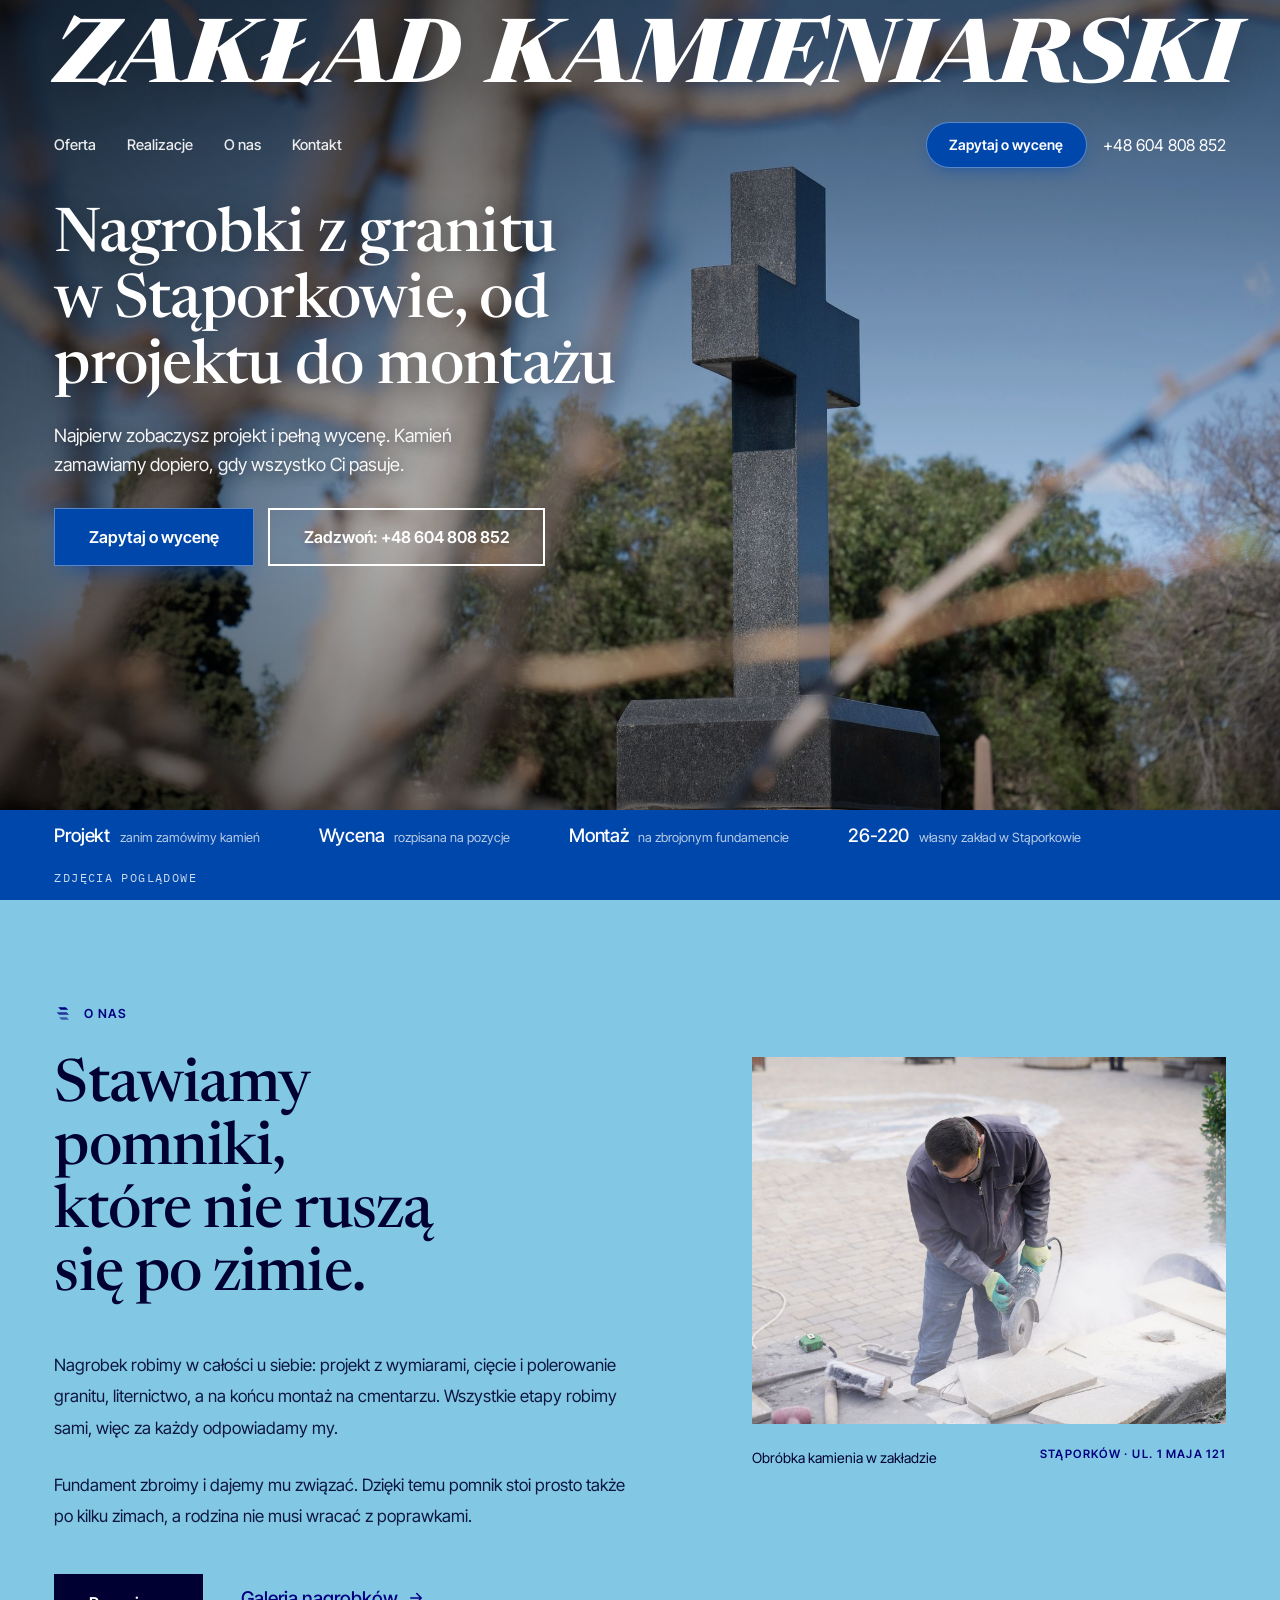
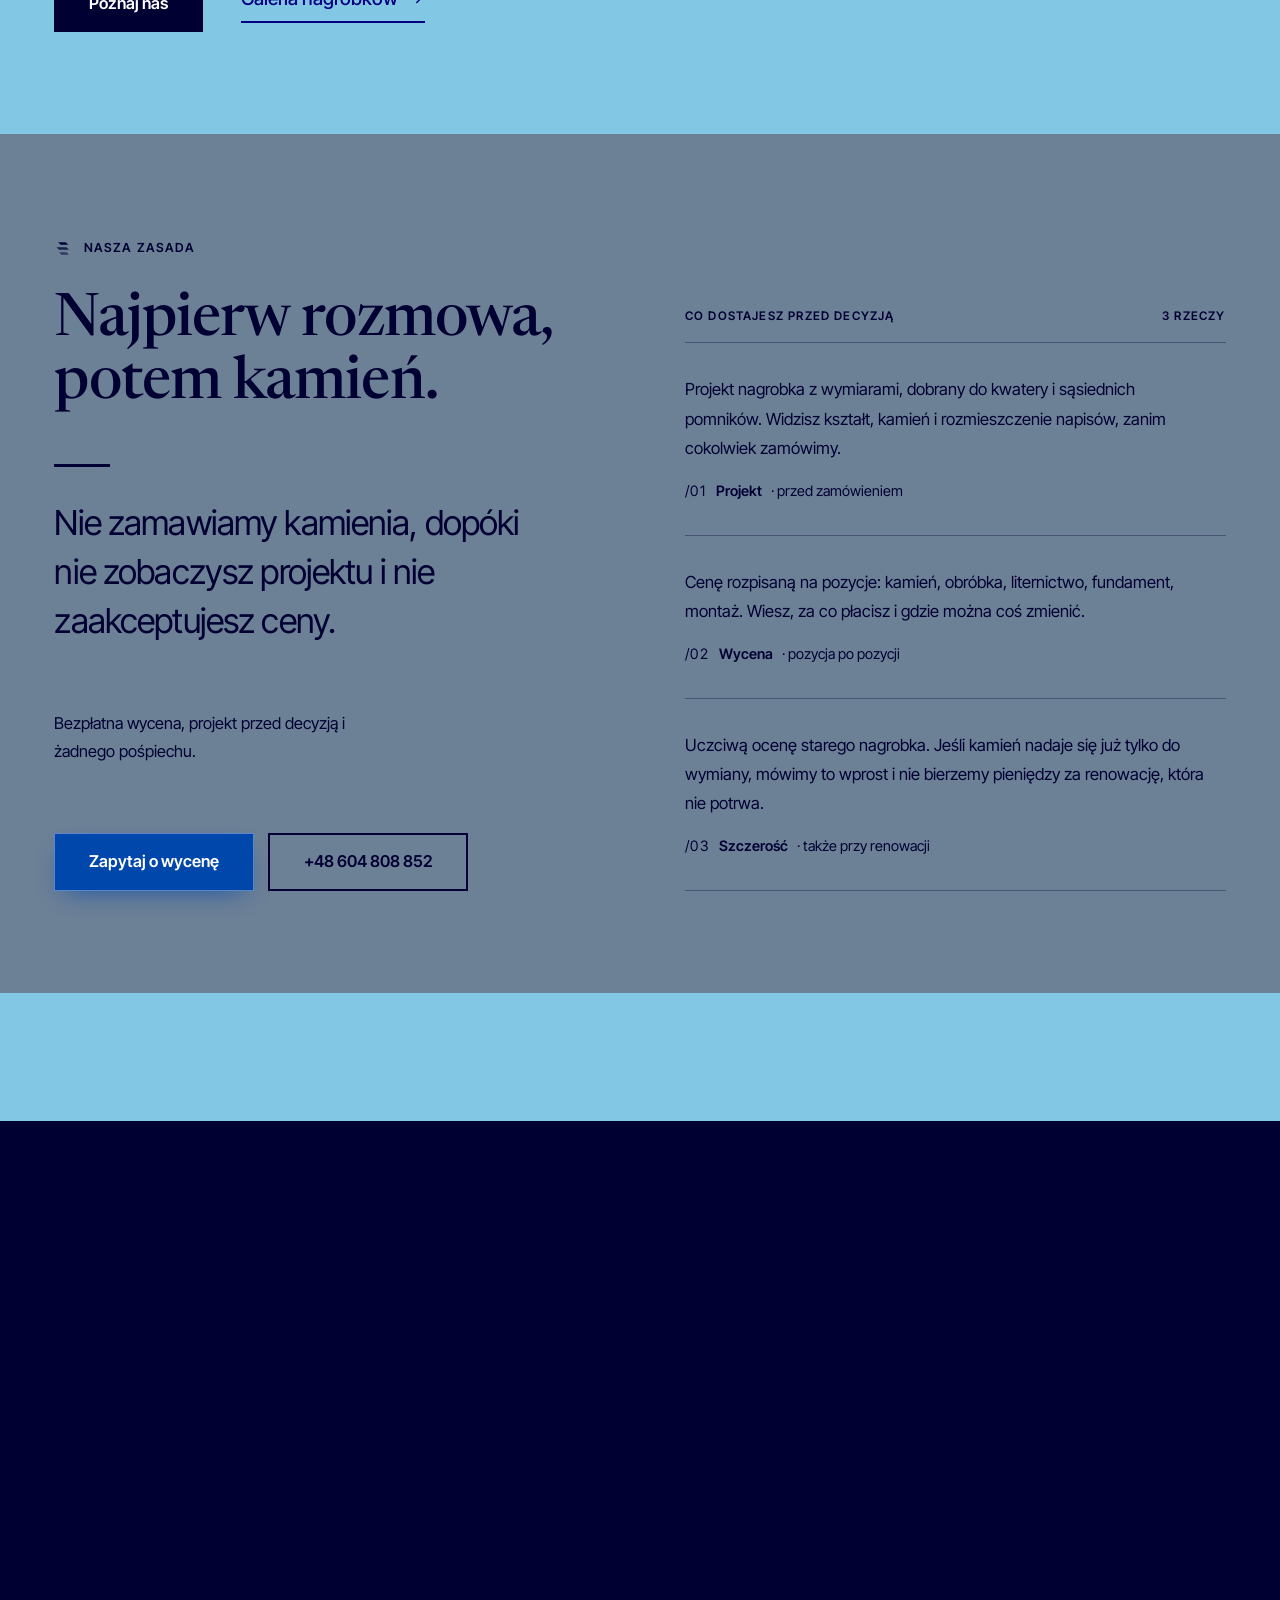
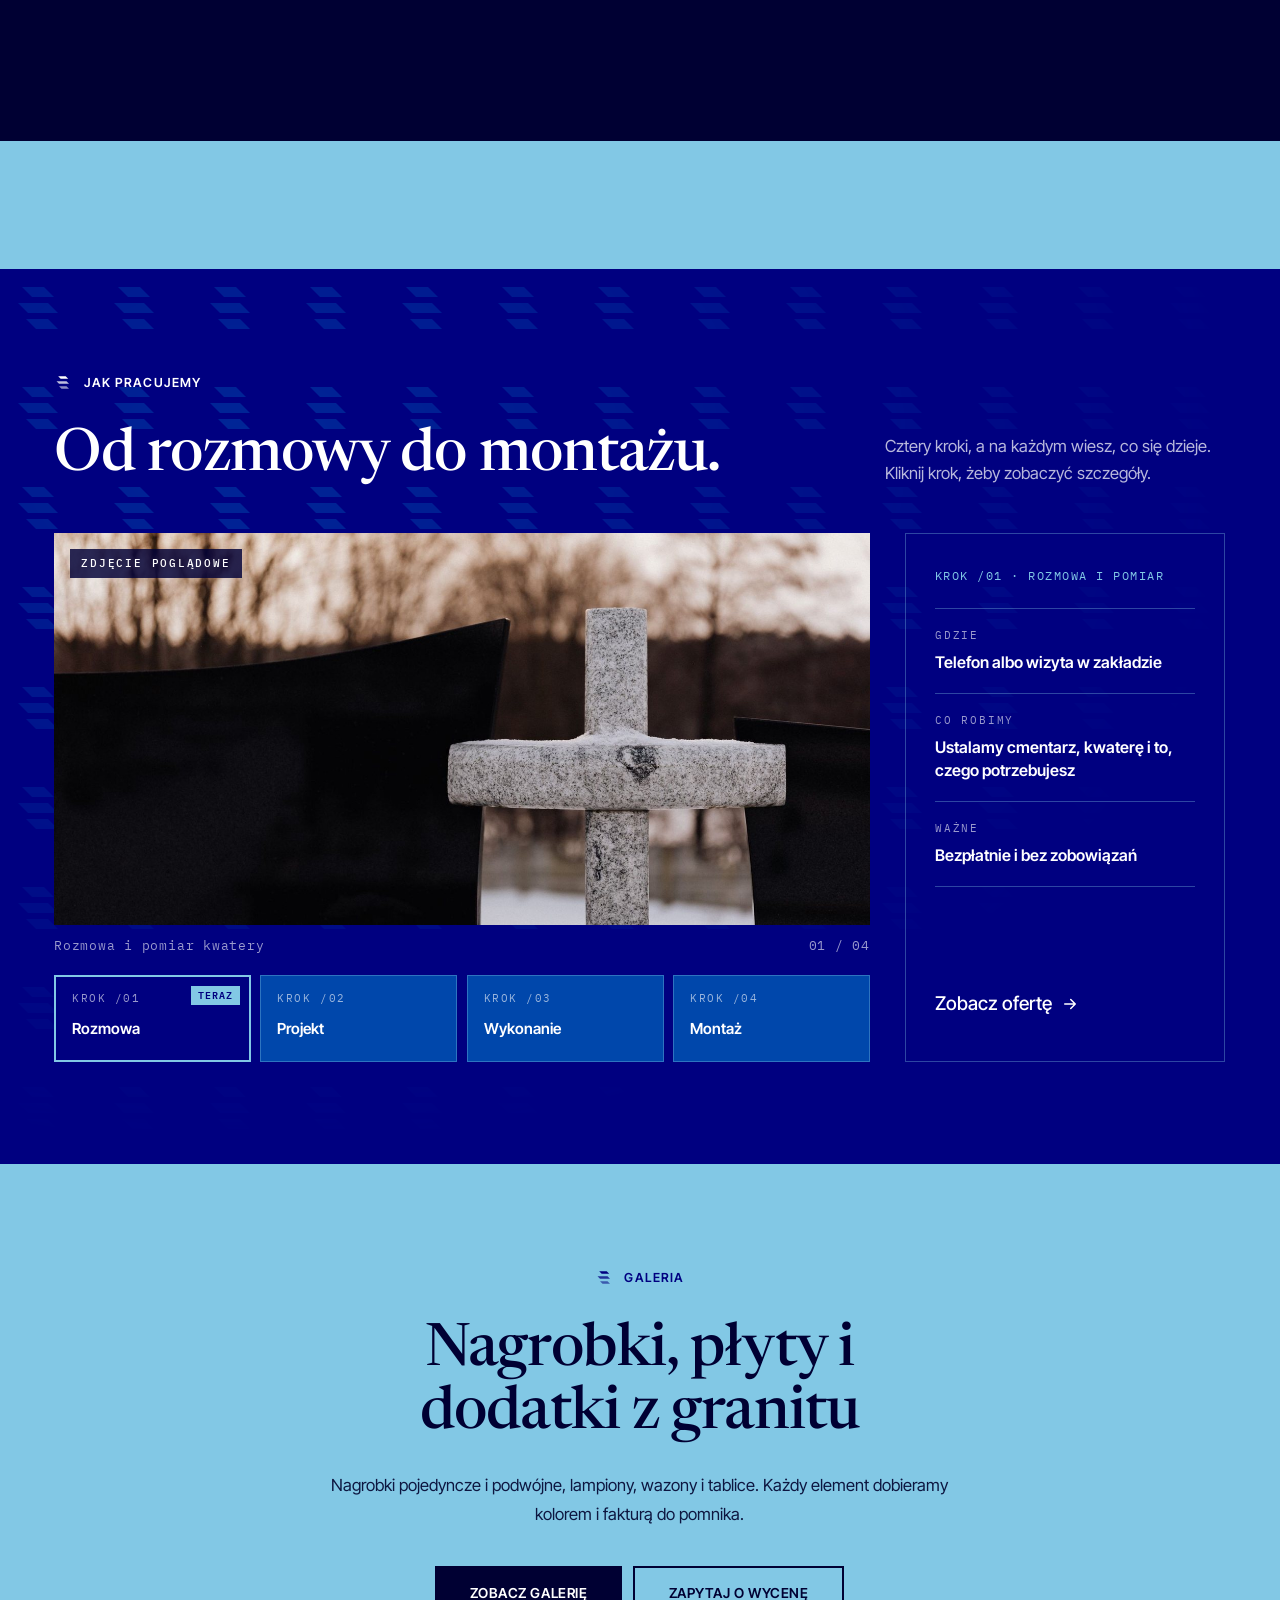
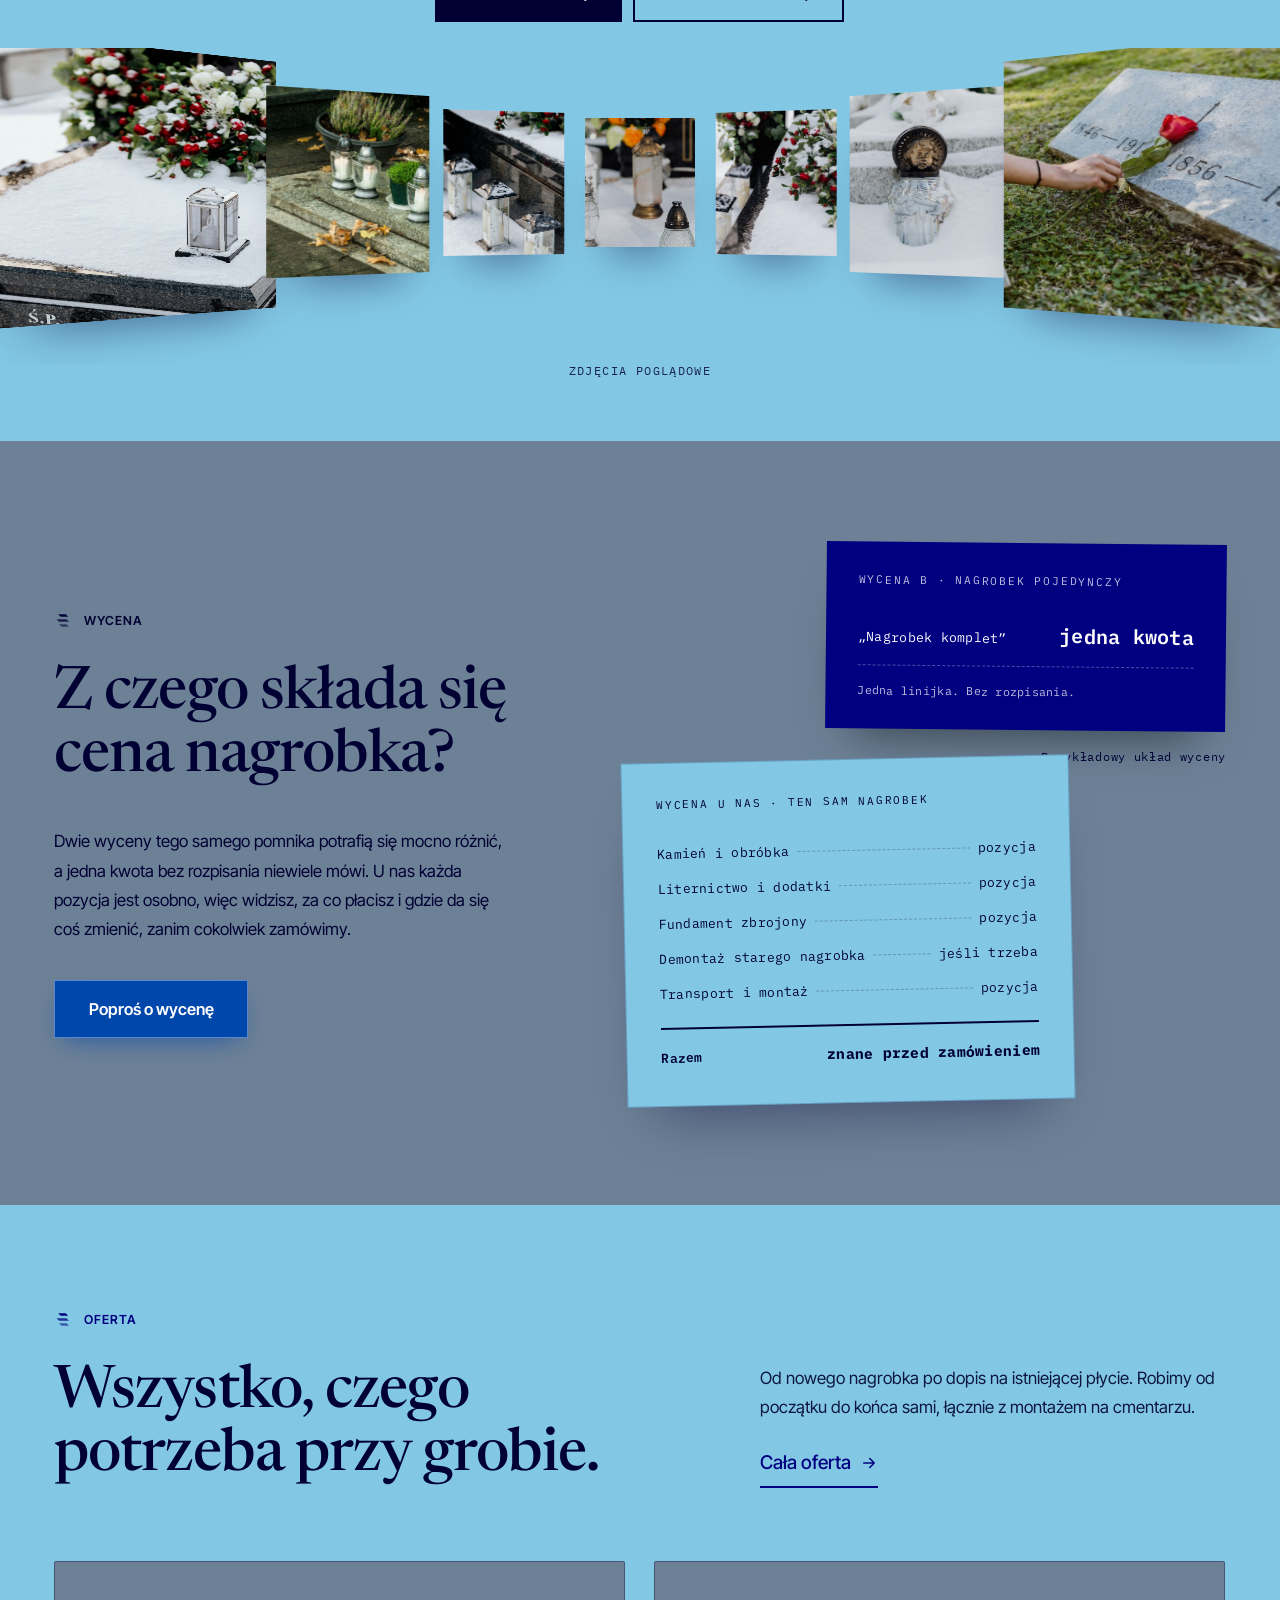
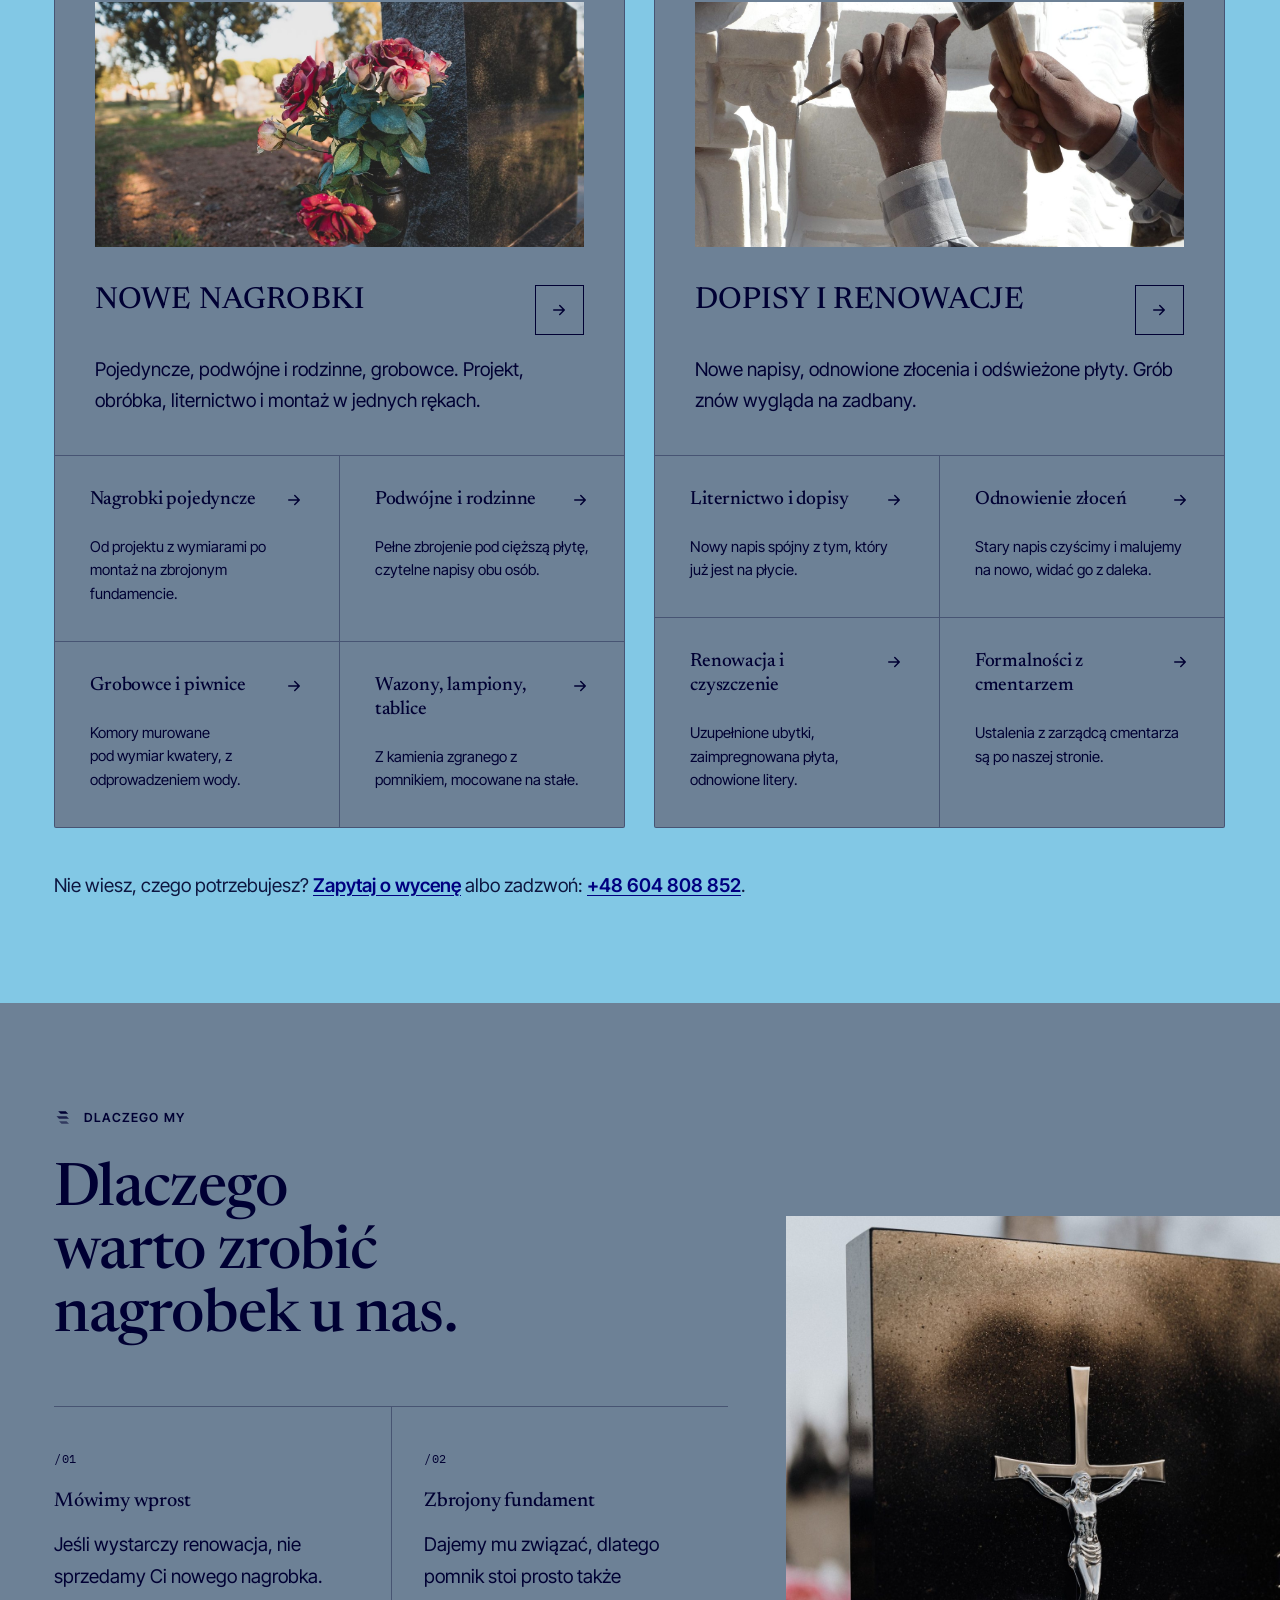
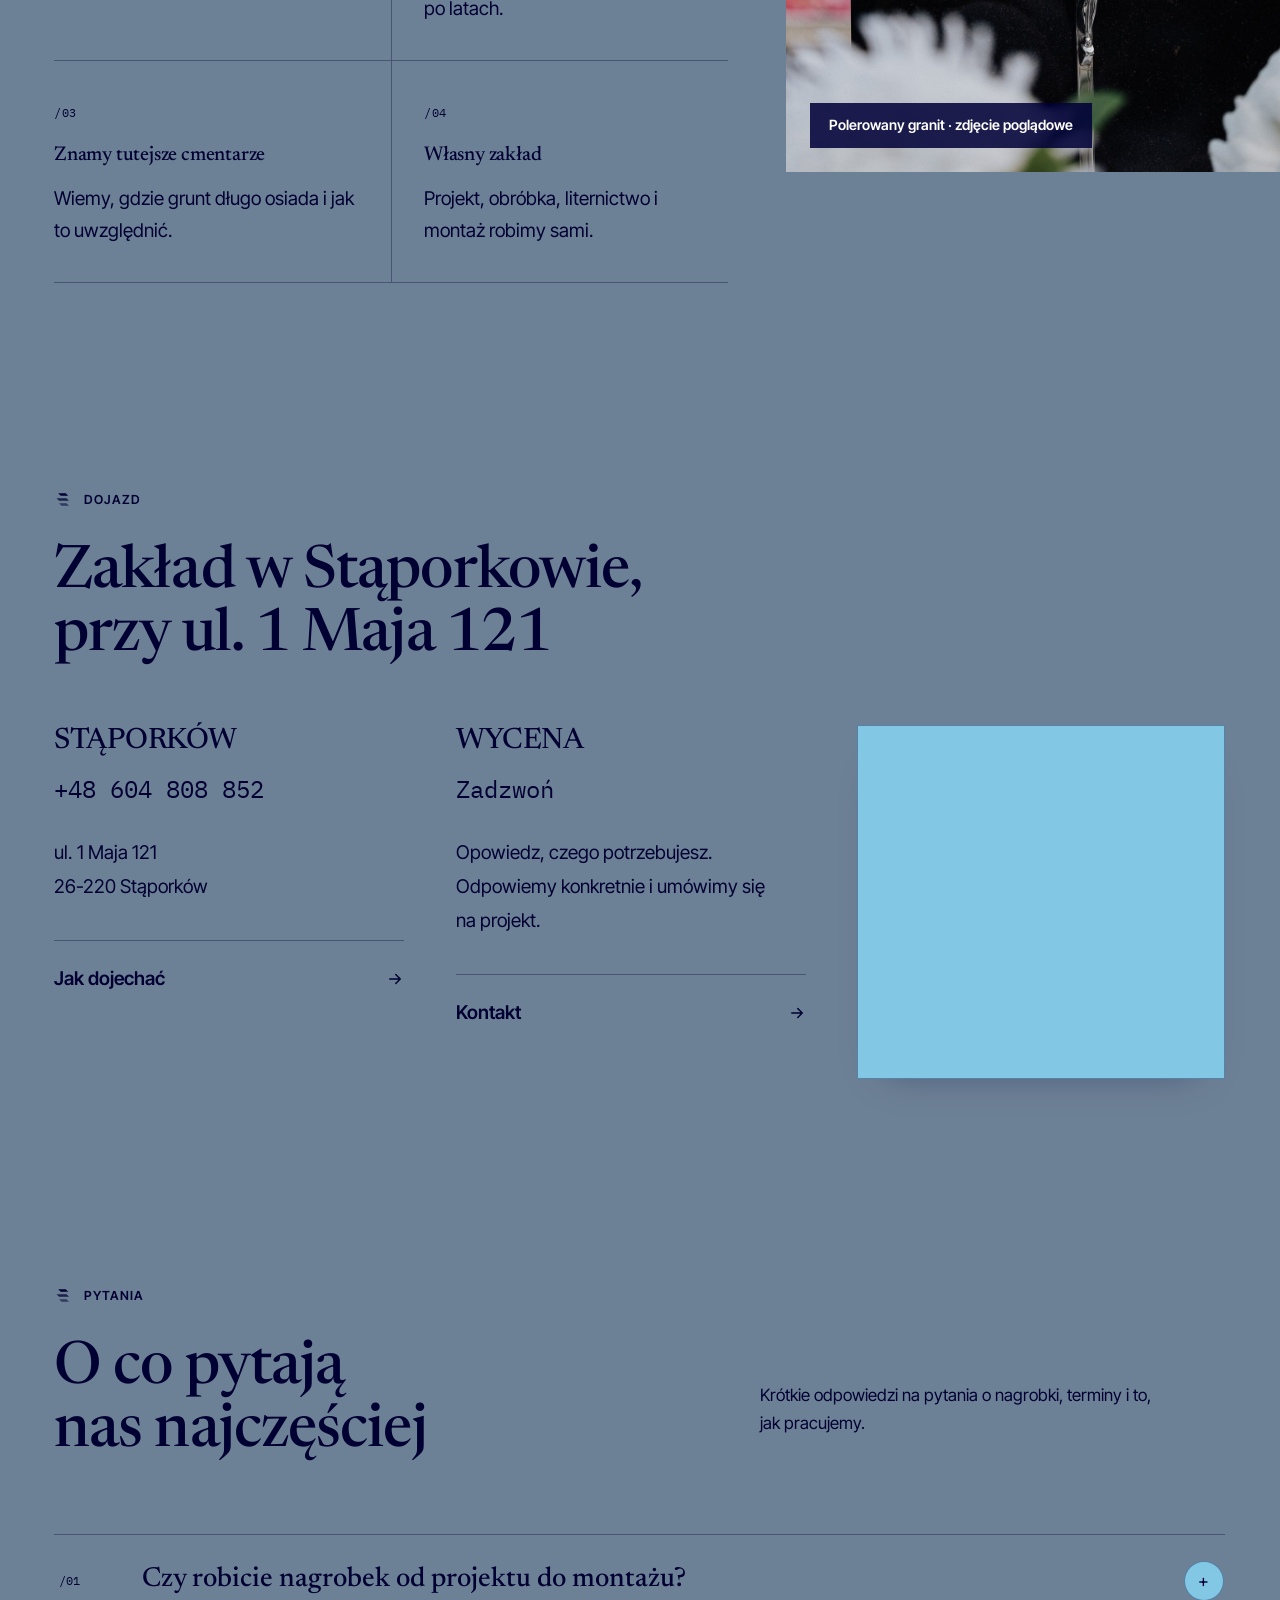
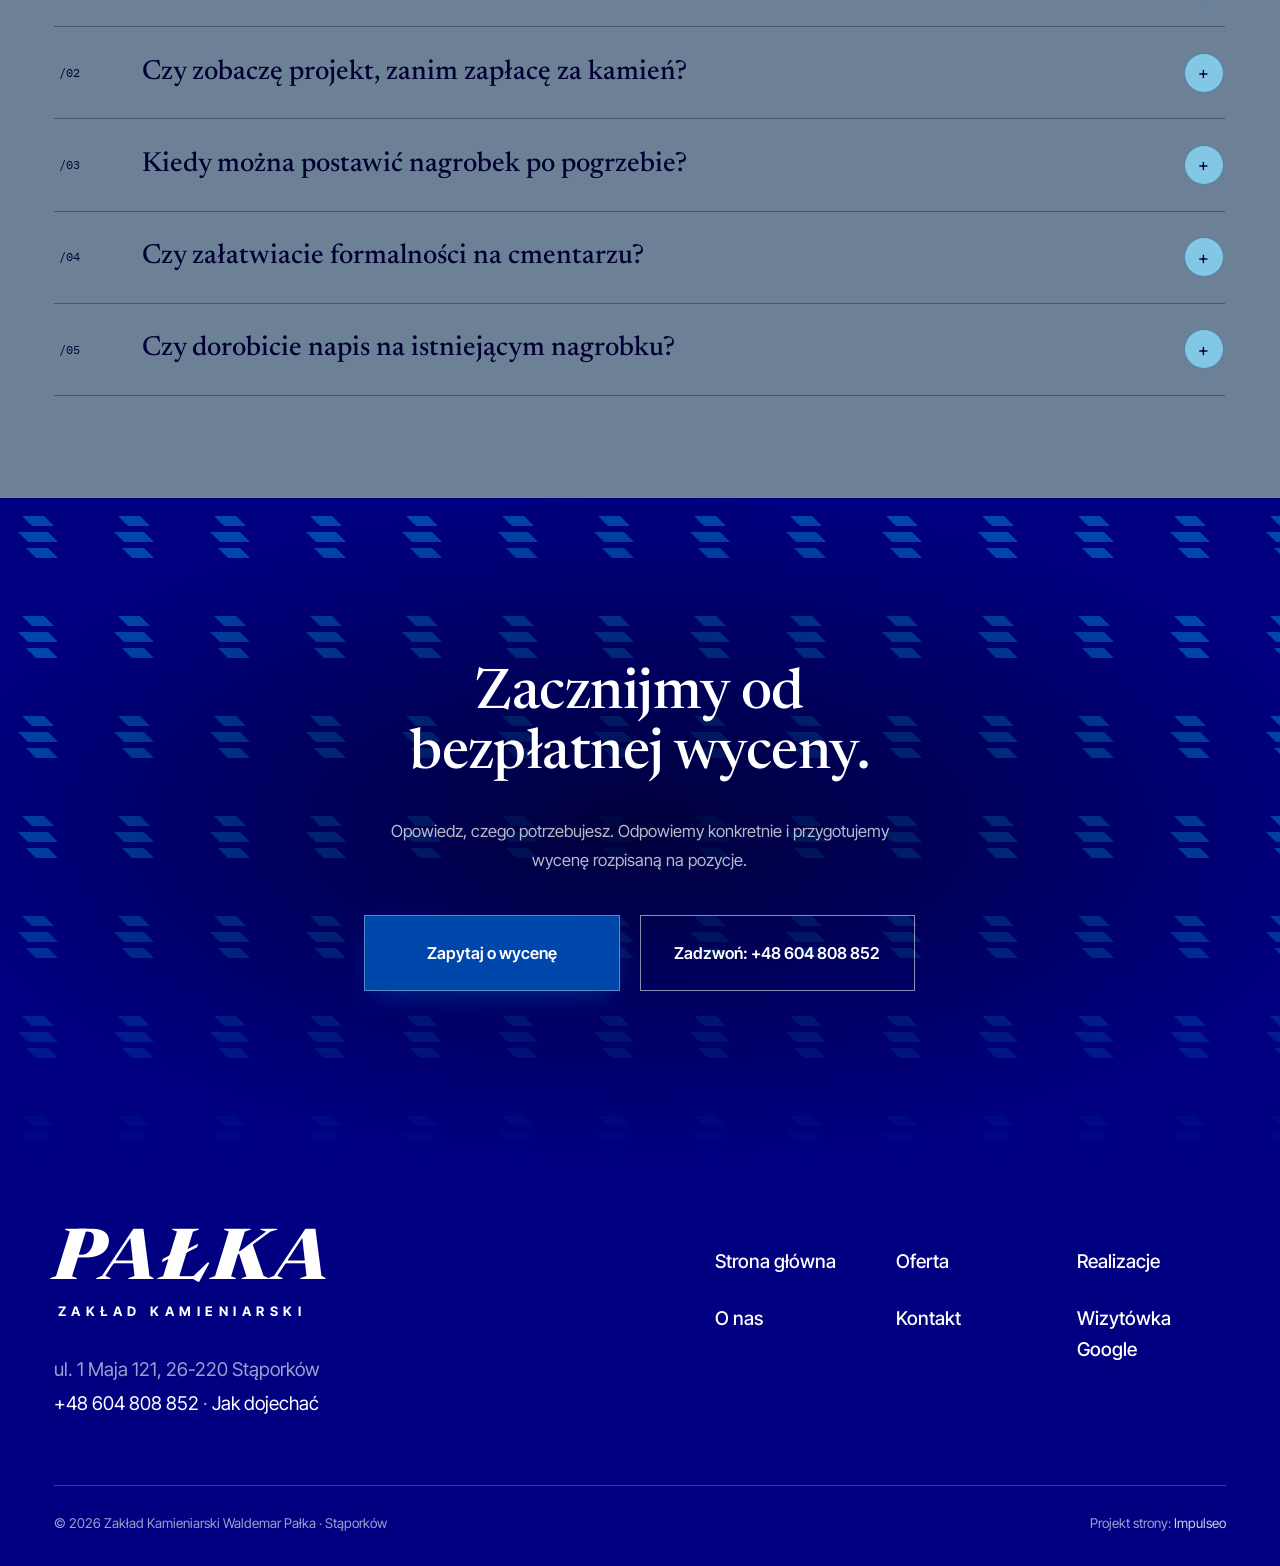
<file: index.html>
<!DOCTYPE html>
<html lang="pl">
<head>
<meta charset="UTF-8">
<meta name="viewport" content="width=device-width, initial-scale=1.0">
<title>Zakład Kamieniarski Waldemar Pałka - nagrobki z granitu i liternictwo</title>
<meta name="description" content="Zakład kamieniarski w Stąporkowie: nagrobki, grobowce, dopisy, renowacje. Formalności na cmentarzu po naszej stronie. Zadzwoń: +48 604 808 852.">
<link rel="canonical" href="https://kris20032.github.io/zaklad-kamieniarski/">
<meta name="robots" content="noindex, nofollow">
<meta property="og:type" content="website">
<meta property="og:locale" content="pl_PL">
<meta property="og:site_name" content="Zakład Kamieniarski Waldemar Pałka">
<meta property="og:title" content="Zakład Kamieniarski Waldemar Pałka - nagrobki z granitu i liternictwo">
<meta property="og:description" content="Zakład kamieniarski w Stąporkowie: nagrobki, grobowce, dopisy, renowacje. Formalności na cmentarzu po naszej stronie. Zadzwoń: +48 604 808 852.">
<meta property="og:url" content="https://kris20032.github.io/zaklad-kamieniarski/">
<meta property="og:image" content="https://kris20032.github.io/zaklad-kamieniarski/img/og.jpg">
<meta property="og:image:width" content="1200">
<meta property="og:image:height" content="630">
<meta name="twitter:card" content="summary_large_image">
<script type="application/ld+json">{"@context": "https://schema.org", "@type": "HomeAndConstructionBusiness", "name": "Zakład Kamieniarski Waldemar Pałka", "url": "https://kris20032.github.io/zaklad-kamieniarski/", "telephone": "+48604808852", "image": "https://kris20032.github.io/zaklad-kamieniarski/img/og.jpg", "areaServed": "Stąporków", "sameAs": ["https://www.google.com/maps/place/Pa%C5%82ka+Waldemar.+Zak%C5%82ad+kamieniarski/@51.137702,20.545329,17z/data=!4m6!3m5!1s0x471834a902b270f3:0xb15a72b386cd75cb!8m2!3d51.137702!4d20.545329"]}</script>
<link rel="preconnect" href="https://fonts.googleapis.com">
<link rel="preconnect" href="https://fonts.gstatic.com" crossorigin>
<link href="https://fonts.googleapis.com/css2?family=Newsreader:ital,opsz,wght@0,6..72,400..700;1,6..72,700..800&family=Inter+Tight:wght@400;500;600;700&family=IBM+Plex+Mono:wght@400;500&display=swap" rel="stylesheet">
<link rel="stylesheet" href="assets/styles.css?v=3ac8cc31">
<link rel="stylesheet" href="assets/swell.css?v=3">
<meta name="nb-deploy" content="7948837c92fe">
</head>
<body class="sw sw-home">
<header class="sw-float" aria-label="Nawigacja">
  <a class="sw-brand" href="index.html" aria-label="Zakład Kamieniarski Waldemar Pałka - strona główna"><b>Pałka</b><span>Zakład kamieniarski</span></a>
  <nav class="sw-menu" aria-label="Menu główne">
      <a href="oferta.html">Oferta</a>
      <a href="realizacje.html">Realizacje</a>
      <a href="o-nas.html">O nas</a>
      <a href="kontakt.html">Kontakt</a>
  </nav>
  <div class="sw-actions">
    <a class="sw-pill" href="kontakt.html">Zapytaj o wycenę</a>
    <a class="sw-tel" href="tel:+48604808852">+48 604 808 852</a>
    <button class="sw-burger" type="button" aria-label="Otwórz menu"><i></i>Menu</button>
  </div>
</header>
<div class="sw-drawer" aria-hidden="true" role="dialog" aria-label="Menu">
  <div class="sw-drawer-top"><small>Zakład kamieniarski Pałka</small><button class="sw-close" type="button" aria-label="Zamknij menu">&times;</button></div>
  <nav>
    <a href="index.html">Strona główna</a>
    <a href="oferta.html">Oferta</a>
    <a href="realizacje.html">Realizacje</a>
    <a href="o-nas.html">O nas</a>
    <a href="kontakt.html">Kontakt</a>
  </nav>
  <div class="sw-btns">
    <a class="sw-btn sw-btn-teal" href="kontakt.html">Zapytaj o wycenę</a>
    <a class="sw-btn sw-btn-line" href="tel:+48604808852">Zadzwoń: +48 604 808 852</a>
  </div>
</div>

<main>
<section class="sw-hero" aria-labelledby="hero-title">
  <img src="img/hero.jpg" fetchpriority="high" alt="Granitowy krzyż nagrobny na tle nieba" width="2400" height="1600">
  <div class="sw-mark" aria-hidden="true"><span>Zakład</span><span>kamieniarski</span></div>
  <div class="sw-hero-nav">
    <nav class="sw-menu" aria-label="Menu główne">
      <a href="oferta.html">Oferta</a>
      <a href="realizacje.html">Realizacje</a>
      <a href="o-nas.html">O nas</a>
      <a href="kontakt.html">Kontakt</a>
    </nav>
    <div class="sw-actions">
      <a class="sw-pill" href="kontakt.html">Zapytaj o wycenę</a>
      <a class="sw-tel" href="tel:+48604808852">+48 604 808 852</a>
      <button class="sw-burger" type="button" aria-label="Otwórz menu"><i></i>Menu</button>
    </div>
  </div>
  <div class="sw-hero-copy">
    <h1 id="hero-title">Nagrobki z granitu w Stąporkowie, od projektu do montażu</h1>
    <p>Najpierw zobaczysz projekt i pełną wycenę. Kamień zamawiamy dopiero, gdy wszystko Ci pasuje.</p>
    <div class="sw-btns">
      <a class="sw-btn sw-btn-teal" href="kontakt.html">Zapytaj o wycenę</a>
      <a class="sw-btn sw-btn-line" href="tel:+48604808852">Zadzwoń: +48 604 808 852</a>
    </div>
  </div>
  <div class="sw-trust">
    <div class="sw-wrap">
      <div class="sw-trust-items">
        <div class="sw-trust-item"><b>Projekt</b><span>zanim zamówimy kamień</span></div>
        <div class="sw-trust-item"><b>Wycena</b><span>rozpisana na pozycje</span></div>
        <div class="sw-trust-item"><b>Montaż</b><span>na zbrojonym fundamencie</span></div>
        <div class="sw-trust-item"><b>26-220</b><span>własny zakład w Stąporkowie</span></div>
      </div>
      <span class="sw-trust-note">Zdjęcia poglądowe</span>
    </div>
  </div>
</section>

<section class="sw-sec sw-bg-paper" aria-labelledby="about-title">
  <div class="sw-wrap sw-about">
    <div class="reveal">
      <span class="sw-eyebrow"><svg viewBox="0 0 24 24" aria-hidden="true"><g fill="currentColor"><path d="M5 4h9l3 3H8z"/><path d="M3 10h12l3 3H6z" opacity=".75"/><path d="M6 16h9l3 3H9z" opacity=".55"/></g></svg>O nas</span>
      <h2 class="sw-h2" id="about-title">Stawiamy pomniki, które nie ruszą się po zimie.</h2>
      <p>Nagrobek robimy w całości u siebie: projekt z wymiarami, cięcie i polerowanie granitu, liternictwo, a na końcu montaż na cmentarzu. Wszystkie etapy robimy sami, więc za każdy odpowiadamy my.</p>
      <p>Fundament zbroimy i dajemy mu związać. Dzięki temu pomnik stoi prosto także po kilku zimach, a rodzina nie musi wracać z poprawkami.</p>
      <div class="sw-btns">
        <a class="sw-btn sw-btn-ink" href="o-nas.html">Poznaj nas</a>
        <a class="sw-link" href="realizacje.html">Galeria nagrobków <svg width="18" height="18" viewBox="0 0 24 24" fill="none" aria-hidden="true"><path d="M5 12h14M13 6l6 6-6 6" stroke="currentColor" stroke-width="2" stroke-linecap="round" stroke-linejoin="round"/></svg></a>
      </div>
    </div>
    <figure class="sw-fig reveal">
      <img src="img/s-pracownia.jpg" alt="Kamieniarz tnie granitową płytę" loading="lazy" width="1600" height="1185" decoding="async">
      <figcaption><span>Obróbka kamienia w zakładzie</span><em>Stąporków · ul. 1 Maja 121</em></figcaption>
    </figure>
  </div>
</section>

<section class="sw-sec sw-bg-white" aria-labelledby="rules-title">
  <div class="sw-wrap sw-rules">
    <div class="sw-rules-left reveal">
      <span class="sw-eyebrow"><svg viewBox="0 0 24 24" aria-hidden="true"><g fill="currentColor"><path d="M5 4h9l3 3H8z"/><path d="M3 10h12l3 3H6z" opacity=".75"/><path d="M6 16h9l3 3H9z" opacity=".55"/></g></svg>Nasza zasada</span>
      <h2 class="sw-h2" id="rules-title">Najpierw rozmowa, potem kamień.</h2>
      <span class="sw-quote-mark" aria-hidden="true"></span>
      <p class="sw-big-line">Nie zamawiamy kamienia, dopóki nie zobaczysz projektu i nie zaakceptujesz ceny.</p>
      <p class="sw-small">Bezpłatna wycena, projekt przed decyzją i żadnego pośpiechu.</p>
      <div class="sw-btns">
        <a class="sw-btn sw-btn-teal" href="kontakt.html">Zapytaj o wycenę</a>
        <a class="sw-btn sw-btn-line ink" href="tel:+48604808852">+48 604 808 852</a>
      </div>
    </div>
    <div class="sw-rules-list reveal">
      <div class="sw-rules-top"><span>Co dostajesz przed decyzją</span><span>3 rzeczy</span></div>
      <div class="sw-rule">
        <p>Projekt nagrobka z wymiarami, dobrany do kwatery i sąsiednich pomników. Widzisz kształt, kamień i rozmieszczenie napisów, zanim cokolwiek zamówimy.</p>
        <div class="meta"><i>/01</i><b>Projekt</b><span>· przed zamówieniem</span></div>
      </div>
      <div class="sw-rule">
        <p>Cenę rozpisaną na pozycje: kamień, obróbka, liternictwo, fundament, montaż. Wiesz, za co płacisz i gdzie można coś zmienić.</p>
        <div class="meta"><i>/02</i><b>Wycena</b><span>· pozycja po pozycji</span></div>
      </div>
      <div class="sw-rule">
        <p>Uczciwą ocenę starego nagrobka. Jeśli kamień nadaje się już tylko do wymiany, mówimy to wprost i nie bierzemy pieniędzy za renowację, która nie potrwa.</p>
        <div class="meta"><i>/03</i><b>Szczerość</b><span>· także przy renowacji</span></div>
      </div>
    </div>
  </div>
</section>

<section class="stopklatka" aria-hidden="true">
  <div class="stk-bg" style="background-image:url(img/s-granit.jpg)"></div>
</section>

<section class="sw-sec sw-bg-ink sw-pattern sw-on-dark" aria-labelledby="proof-title">
  <div class="sw-wrap">
    <div class="sw-proof-head reveal">
      <div>
        <span class="sw-eyebrow"><svg viewBox="0 0 24 24" aria-hidden="true"><g fill="currentColor"><path d="M5 4h9l3 3H8z"/><path d="M3 10h12l3 3H6z" opacity=".75"/><path d="M6 16h9l3 3H9z" opacity=".55"/></g></svg>Jak pracujemy</span>
        <h2 class="sw-h2" id="proof-title">Od rozmowy do montażu.</h2>
      </div>
      <p>Cztery kroki, a na każdym wiesz, co się dzieje. Kliknij krok, żeby zobaczyć szczegóły.</p>
    </div>
    <div class="sw-proof reveal">
      <div>
        <div class="sw-proof-media">
          <img src="img/g7.jpg" alt="Granitowy krzyż przy ciemnym nagrobku zimą" loading="lazy" width="1600" height="1066" decoding="async">
          <span class="sw-tag">Zdjęcie poglądowe</span>
        </div>
        <div class="sw-proof-cap"><span>Rozmowa i pomiar kwatery</span><span>01 / 04</span></div>
        <div class="sw-steps" role="tablist" aria-label="Kroki">
          <button class="sw-step" type="button" role="tab" aria-selected="true" data-n="Rozmowa i pomiar kwatery" data-k="Krok /01 · Rozmowa i pomiar" data-a="Telefon albo wizyta w zakładzie" data-b="Ustalamy cmentarz, kwaterę i to, czego potrzebujesz" data-c="Bezpłatnie i bez zobowiązań"><small>KROK /01</small><span>Rozmowa</span></button>
          <button class="sw-step" type="button" role="tab" aria-selected="false" data-n="Projekt i wycena na pozycje" data-k="Krok /02 · Projekt i wycena" data-a="Projekt z wymiarami i napisami" data-b="Cena rozpisana na pozycje, razem z terminem" data-c="Kamień zamawiamy dopiero po Twojej akceptacji"><small>KROK /02</small><span>Projekt</span></button>
          <button class="sw-step" type="button" role="tab" aria-selected="false" data-n="Obróbka i liternictwo w zakładzie" data-k="Krok /03 · Wykonanie" data-a="Własny zakład w Stąporkowie" data-b="Cięcie, polerowanie kamienia i liternictwo" data-c="Według zaakceptowanego projektu"><small>KROK /03</small><span>Wykonanie</span></button>
          <button class="sw-step" type="button" role="tab" aria-selected="false" data-n="Fundament i montaż na cmentarzu" data-k="Krok /04 · Montaż" data-a="Zbrojony fundament, któremu dajemy związać" data-b="Ustawienie nagrobka i formalności z cmentarzem" data-c="Odbiór na miejscu, razem z Tobą"><small>KROK /04</small><span>Montaż</span></button>
        </div>
      </div>
      <aside class="sw-panel" aria-live="polite">
        <div class="sw-panel-kicker">Krok /01 · Rozmowa i pomiar</div>
        <dl>
          <dt>Gdzie</dt><dd>Telefon albo wizyta w zakładzie</dd>
          <dt>Co robimy</dt><dd>Ustalamy cmentarz, kwaterę i to, czego potrzebujesz</dd>
          <dt>Ważne</dt><dd>Bezpłatnie i bez zobowiązań</dd>
        </dl>
        <a class="sw-link" href="oferta.html">Zobacz ofertę <svg width="18" height="18" viewBox="0 0 24 24" fill="none" aria-hidden="true"><path d="M5 12h14M13 6l6 6-6 6" stroke="currentColor" stroke-width="2" stroke-linecap="round" stroke-linejoin="round"/></svg></a>
      </aside>
    </div>
  </div>
</section>

<section class="sw-sec sw-bg-paper" aria-labelledby="work-title" style="padding-bottom:clamp(3rem,5vw,5rem)">
  <div class="sw-wrap sw-center reveal">
    <span class="sw-eyebrow"><svg viewBox="0 0 24 24" aria-hidden="true"><g fill="currentColor"><path d="M5 4h9l3 3H8z"/><path d="M3 10h12l3 3H6z" opacity=".75"/><path d="M6 16h9l3 3H9z" opacity=".55"/></g></svg>Galeria</span>
    <h2 class="sw-h2" id="work-title">Nagrobki, płyty i dodatki z granitu</h2>
    <p>Nagrobki pojedyncze i podwójne, lampiony, wazony i tablice. Każdy element dobieramy kolorem i fakturą do pomnika.</p>
    <div class="sw-btns">
      <a class="sw-btn sw-btn-ink sw-btn-caps" href="realizacje.html">Zobacz galerię</a>
      <a class="sw-btn sw-btn-line ink sw-btn-caps" href="kontakt.html">Zapytaj o wycenę</a>
    </div>
  </div>
  <div class="sw-ribbon" aria-label="Galeria zdjęć">
    <a href="realizacje.html"><img src="img/g1.jpg" alt="Granitowy nagrobek z lampionem i kwiatami zimą" loading="lazy" width="1600" height="1086" decoding="async"></a>
    <a href="realizacje.html"><img src="img/g2.jpg" alt="Znicze na granitowej płycie jesienią" loading="lazy" width="1400" height="950" decoding="async"></a>
    <a href="realizacje.html"><img src="img/g4.jpg" alt="Lampiony na polerowanym granicie" loading="lazy" width="1600" height="1086" decoding="async"></a>
    <a href="realizacje.html"><img src="img/g6.jpg" alt="Znicze na nagrobku zimą" loading="lazy" width="1400" height="950" decoding="async"></a>
    <a href="realizacje.html"><img src="img/g5.jpg" alt="Kwiaty i lampiony na nagrobku" loading="lazy" width="1400" height="950" decoding="async"></a>
    <a href="realizacje.html"><img src="img/g9.jpg" alt="Granitowy nagrobek pod śniegiem" loading="lazy" width="1600" height="1066" decoding="async"></a>
    <a href="realizacje.html"><img src="img/g8.jpg" alt="Róża na granitowej płycie z napisem" loading="lazy" width="1600" height="1066" decoding="async"></a>
  </div>
  <p class="sw-ribbon-note">Zdjęcia poglądowe</p>
</section>

<section class="sw-sec sw-bg-white" aria-labelledby="cost-title">
  <div class="sw-wrap sw-cost">
    <div class="sw-cost-copy reveal">
      <span class="sw-eyebrow"><svg viewBox="0 0 24 24" aria-hidden="true"><g fill="currentColor"><path d="M5 4h9l3 3H8z"/><path d="M3 10h12l3 3H6z" opacity=".75"/><path d="M6 16h9l3 3H9z" opacity=".55"/></g></svg>Wycena</span>
      <h2 class="sw-h2" id="cost-title">Z czego składa się cena nagrobka?</h2>
      <p>Dwie wyceny tego samego pomnika potrafią się mocno różnić, a jedna kwota bez rozpisania niewiele mówi. U nas każda pozycja jest osobno, więc widzisz, za co płacisz i gdzie da się coś zmienić, zanim cokolwiek zamówimy.</p>
      <a class="sw-btn sw-btn-teal" href="kontakt.html">Poproś o wycenę</a>
    </div>
    <div class="sw-bids reveal" aria-label="Przykładowy układ wyceny">
      <div class="sw-bid sw-bid-b">
        <div class="k">Wycena B · nagrobek pojedynczy</div>
        <div class="row"><span>„Nagrobek komplet”</span><b>jedna kwota</b></div>
        <small>Jedna linijka. Bez rozpisania.</small>
      </div>
      <span class="sw-bids-note">Przykładowy układ wyceny</span>
      <div class="sw-bid sw-bid-a">
        <div class="k">Wycena u nas · ten sam nagrobek</div>
        <ul>
          <li><span>Kamień i obróbka</span><em>pozycja</em></li>
          <li><span>Liternictwo i dodatki</span><em>pozycja</em></li>
          <li><span>Fundament zbrojony</span><em>pozycja</em></li>
          <li><span>Demontaż starego nagrobka</span><em>jeśli trzeba</em></li>
          <li><span>Transport i montaż</span><em>pozycja</em></li>
        </ul>
        <div class="tot"><span>Razem</span><b>znane przed zamówieniem</b></div>
      </div>
    </div>
  </div>
</section>

<section class="sw-sec sw-bg-paper" aria-labelledby="svc-title">
  <div class="sw-wrap">
    <div class="sw-head-split reveal">
      <div>
        <span class="sw-eyebrow"><svg viewBox="0 0 24 24" aria-hidden="true"><g fill="currentColor"><path d="M5 4h9l3 3H8z"/><path d="M3 10h12l3 3H6z" opacity=".75"/><path d="M6 16h9l3 3H9z" opacity=".55"/></g></svg>Oferta</span>
        <h2 class="sw-h2" id="svc-title">Wszystko, czego potrzeba przy grobie.</h2>
      </div>
      <div>
        <p>Od nowego nagrobka po dopis na istniejącej płycie. Robimy od początku do końca sami, łącznie z montażem na cmentarzu.</p>
        <a class="sw-link" href="oferta.html">Cała oferta <svg width="18" height="18" viewBox="0 0 24 24" fill="none" aria-hidden="true"><path d="M5 12h14M13 6l6 6-6 6" stroke="currentColor" stroke-width="2" stroke-linecap="round" stroke-linejoin="round"/></svg></a>
      </div>
    </div>
    <div class="sw-svc">
      <section class="sw-card reveal" aria-labelledby="c1">
        <div class="sw-card-top">
          <img src="img/s-nagrobki.jpg" alt="Granitowy nagrobek z wazonem i różami" loading="lazy" width="1600" height="1000" decoding="async">
          <div class="sw-card-ttl"><h3 id="c1">Nowe nagrobki</h3><a href="oferta.html" aria-label="Nowe nagrobki - oferta"><svg width="18" height="18" viewBox="0 0 24 24" fill="none" aria-hidden="true"><path d="M5 12h14M13 6l6 6-6 6" stroke="currentColor" stroke-width="2" stroke-linecap="round" stroke-linejoin="round"/></svg></a></div>
          <p>Pojedyncze, podwójne i rodzinne, grobowce. Projekt, obróbka, liternictwo i montaż w jednych rękach.</p>
        </div>
        <div class="sw-subs">
          <a class="sw-sub" href="oferta.html"><h4>Nagrobki pojedyncze <svg width="18" height="18" viewBox="0 0 24 24" fill="none" aria-hidden="true"><path d="M5 12h14M13 6l6 6-6 6" stroke="currentColor" stroke-width="2" stroke-linecap="round" stroke-linejoin="round"/></svg></h4><p>Od projektu z wymiarami po montaż na zbrojonym fundamencie.</p></a>
          <a class="sw-sub" href="oferta.html"><h4>Podwójne i rodzinne <svg width="18" height="18" viewBox="0 0 24 24" fill="none" aria-hidden="true"><path d="M5 12h14M13 6l6 6-6 6" stroke="currentColor" stroke-width="2" stroke-linecap="round" stroke-linejoin="round"/></svg></h4><p>Pełne zbrojenie pod cięższą płytę, czytelne napisy obu osób.</p></a>
          <a class="sw-sub" href="oferta.html"><h4>Grobowce i piwnice <svg width="18" height="18" viewBox="0 0 24 24" fill="none" aria-hidden="true"><path d="M5 12h14M13 6l6 6-6 6" stroke="currentColor" stroke-width="2" stroke-linecap="round" stroke-linejoin="round"/></svg></h4><p>Komory murowane pod wymiar kwatery, z odprowadzeniem wody.</p></a>
          <a class="sw-sub" href="oferta.html"><h4>Wazony, lampiony, tablice <svg width="18" height="18" viewBox="0 0 24 24" fill="none" aria-hidden="true"><path d="M5 12h14M13 6l6 6-6 6" stroke="currentColor" stroke-width="2" stroke-linecap="round" stroke-linejoin="round"/></svg></h4><p>Z kamienia zgranego z pomnikiem, mocowane na stałe.</p></a>
        </div>
      </section>
      <section class="sw-card reveal" aria-labelledby="c2">
        <div class="sw-card-top">
          <img src="img/s-liternictwo.jpg" alt="Ręczna obróbka kamienia dłutem" loading="lazy" width="1600" height="1000" decoding="async">
          <div class="sw-card-ttl"><h3 id="c2">Dopisy i renowacje</h3><a href="oferta.html" aria-label="Dopisy i renowacje - oferta"><svg width="18" height="18" viewBox="0 0 24 24" fill="none" aria-hidden="true"><path d="M5 12h14M13 6l6 6-6 6" stroke="currentColor" stroke-width="2" stroke-linecap="round" stroke-linejoin="round"/></svg></a></div>
          <p>Nowe napisy, odnowione złocenia i odświeżone płyty. Grób znów wygląda na zadbany.</p>
        </div>
        <div class="sw-subs">
          <a class="sw-sub" href="oferta.html"><h4>Liternictwo i dopisy <svg width="18" height="18" viewBox="0 0 24 24" fill="none" aria-hidden="true"><path d="M5 12h14M13 6l6 6-6 6" stroke="currentColor" stroke-width="2" stroke-linecap="round" stroke-linejoin="round"/></svg></h4><p>Nowy napis spójny z tym, który już jest na płycie.</p></a>
          <a class="sw-sub" href="oferta.html"><h4>Odnowienie złoceń <svg width="18" height="18" viewBox="0 0 24 24" fill="none" aria-hidden="true"><path d="M5 12h14M13 6l6 6-6 6" stroke="currentColor" stroke-width="2" stroke-linecap="round" stroke-linejoin="round"/></svg></h4><p>Stary napis czyścimy i malujemy na nowo, widać go z daleka.</p></a>
          <a class="sw-sub" href="oferta.html"><h4>Renowacja i czyszczenie <svg width="18" height="18" viewBox="0 0 24 24" fill="none" aria-hidden="true"><path d="M5 12h14M13 6l6 6-6 6" stroke="currentColor" stroke-width="2" stroke-linecap="round" stroke-linejoin="round"/></svg></h4><p>Uzupełnione ubytki, zaimpregnowana płyta, odnowione litery.</p></a>
          <a class="sw-sub" href="kontakt.html"><h4>Formalności z cmentarzem <svg width="18" height="18" viewBox="0 0 24 24" fill="none" aria-hidden="true"><path d="M5 12h14M13 6l6 6-6 6" stroke="currentColor" stroke-width="2" stroke-linecap="round" stroke-linejoin="round"/></svg></h4><p>Ustalenia z zarządcą cmentarza są po naszej stronie.</p></a>
        </div>
      </section>
    </div>
    <p class="sw-svc-note reveal">Nie wiesz, czego potrzebujesz? <a href="kontakt.html">Zapytaj o wycenę</a> albo zadzwoń: <a href="tel:+48604808852">+48 604 808 852</a>.</p>
  </div>
</section>

<section class="sw-sec sw-bg-white" aria-labelledby="why-title" style="overflow:clip">
  <div class="sw-wrap sw-why">
    <div class="reveal">
      <span class="sw-eyebrow"><svg viewBox="0 0 24 24" aria-hidden="true"><g fill="currentColor"><path d="M5 4h9l3 3H8z"/><path d="M3 10h12l3 3H6z" opacity=".75"/><path d="M6 16h9l3 3H9z" opacity=".55"/></g></svg>Dlaczego my</span>
      <h2 class="sw-h2" id="why-title">Dlaczego warto zrobić nagrobek u nas.</h2>
      <div class="sw-why-grid">
        <div class="sw-why-item"><small>/01</small><h3>Mówimy wprost</h3><p>Jeśli wystarczy renowacja, nie sprzedamy Ci nowego nagrobka.</p></div>
        <div class="sw-why-item"><small>/02</small><h3>Zbrojony fundament</h3><p>Dajemy mu związać, dlatego pomnik stoi prosto także po latach.</p></div>
        <div class="sw-why-item"><small>/03</small><h3>Znamy tutejsze cmentarze</h3><p>Wiemy, gdzie grunt długo osiada i jak to uwzględnić.</p></div>
        <div class="sw-why-item"><small>/04</small><h3>Własny zakład</h3><p>Projekt, obróbka, liternictwo i montaż robimy sami.</p></div>
      </div>
    </div>
    <figure class="sw-why-fig reveal">
      <img src="img/s-krzyz.jpg" alt="Krzyż na polerowanym czarnym granicie" loading="lazy" width="1200" height="1500" decoding="async">
      <figcaption class="sw-chip">Polerowany granit · zdjęcie poglądowe</figcaption>
    </figure>
  </div>
</section>

<section class="sw-sec sw-bg-sunken" aria-labelledby="area-title">
  <div class="sw-wrap">
    <div class="reveal">
      <span class="sw-eyebrow"><svg viewBox="0 0 24 24" aria-hidden="true"><g fill="currentColor"><path d="M5 4h9l3 3H8z"/><path d="M3 10h12l3 3H6z" opacity=".75"/><path d="M6 16h9l3 3H9z" opacity=".55"/></g></svg>Dojazd</span>
      <h2 class="sw-h2" id="area-title" style="max-width:20ch">Zakład w Stąporkowie, przy ul. 1 Maja 121</h2>
    </div>
    <div class="sw-area reveal">
      <div>
        <h3>Stąporków</h3>
        <a class="tel" href="tel:+48604808852">+48 604 808 852</a>
        <p>ul. 1 Maja 121<br>26-220 Stąporków</p>
        <a class="go" href="https://www.google.com/maps/place/Pa%C5%82ka+Waldemar.+Zak%C5%82ad+kamieniarski/@51.137702,20.545329,17z/data=!4m6!3m5!1s0x471834a902b270f3:0xb15a72b386cd75cb!8m2!3d51.137702!4d20.545329" target="_blank" rel="noopener">Jak dojechać <svg width="18" height="18" viewBox="0 0 24 24" fill="none" aria-hidden="true"><path d="M5 12h14M13 6l6 6-6 6" stroke="currentColor" stroke-width="2" stroke-linecap="round" stroke-linejoin="round"/></svg></a>
      </div>
      <div>
        <h3>Wycena</h3>
        <a class="tel" href="tel:+48604808852">Zadzwoń</a>
        <p>Opowiedz, czego potrzebujesz. Odpowiemy konkretnie i umówimy się na projekt.</p>
        <a class="go" href="kontakt.html">Kontakt <svg width="18" height="18" viewBox="0 0 24 24" fill="none" aria-hidden="true"><path d="M5 12h14M13 6l6 6-6 6" stroke="currentColor" stroke-width="2" stroke-linecap="round" stroke-linejoin="round"/></svg></a>
      </div>
      <div class="sw-map">
        <iframe title="Mapa dojazdu - Zakład Kamieniarski Waldemar Pałka, Stąporków" src="https://maps.google.com/maps?q=51.137702%2C20.545329&z=15&output=embed" loading="lazy" referrerpolicy="no-referrer-when-downgrade"></iframe>
      </div>
    </div>
  </div>
</section>

<section class="sw-sec sw-bg-white" aria-labelledby="faq-title">
  <div class="sw-wrap">
    <div class="sw-head-split reveal">
      <div>
        <span class="sw-eyebrow"><svg viewBox="0 0 24 24" aria-hidden="true"><g fill="currentColor"><path d="M5 4h9l3 3H8z"/><path d="M3 10h12l3 3H6z" opacity=".75"/><path d="M6 16h9l3 3H9z" opacity=".55"/></g></svg>Pytania</span>
        <h2 class="sw-h2" id="faq-title">O co pytają nas najczęściej</h2>
      </div>
      <p>Krótkie odpowiedzi na pytania o nagrobki, terminy i to, jak pracujemy.</p>
    </div>
    <div class="sw-faq reveal">
      <details><summary><small>/01</small><span>Czy robicie nagrobek od projektu do montażu?</span><i aria-hidden="true">+</i></summary><p>Tak. Projekt z wymiarami, cięcie i polerowanie kamienia, liternictwo, fundament i montaż na cmentarzu robimy sami, we własnym zakładzie.</p></details>
      <details><summary><small>/02</small><span>Czy zobaczę projekt, zanim zapłacę za kamień?</span><i aria-hidden="true">+</i></summary><p>Tak. Najpierw dostajesz projekt i wycenę rozpisaną na pozycje. Kamień zamawiamy dopiero wtedy, gdy wszystko Ci pasuje.</p></details>
      <details><summary><small>/03</small><span>Kiedy można postawić nagrobek po pogrzebie?</span><i aria-hidden="true">+</i></summary><p>Zwykle warto odczekać, aż ziemia w kwaterze osiądzie. Na miejscu ocenimy grunt i podpowiemy dobry termin montażu.</p></details>
      <details><summary><small>/04</small><span>Czy załatwiacie formalności na cmentarzu?</span><i aria-hidden="true">+</i></summary><p>Tak, ustalenia z zarządcą cmentarza są po naszej stronie. Powiemy, czego potrzebujemy od rodziny.</p></details>
      <details><summary><small>/05</small><span>Czy dorobicie napis na istniejącym nagrobku?</span><i aria-hidden="true">+</i></summary><p>Tak. Dorabiamy nowe napisy i odnawiamy stare złocenia, tak żeby całość była spójna.</p></details>
    </div>
  </div>
</section>

<section class="sw-final" aria-labelledby="final-title">
  <div class="sw-wrap reveal">
    <h2 id="final-title">Zacznijmy od bezpłatnej wyceny.</h2>
    <p>Opowiedz, czego potrzebujesz. Odpowiemy konkretnie i przygotujemy wycenę rozpisaną na pozycje.</p>
    <div class="sw-btns">
      <a class="sw-btn sw-btn-teal" href="kontakt.html">Zapytaj o wycenę</a>
      <a class="sw-btn sw-btn-line" href="tel:+48604808852">Zadzwoń: +48 604 808 852</a>
    </div>
  </div>
</section>
</main>

<footer class="sw-foot">
  <div class="sw-wrap">
    <div class="sw-foot-grid">
      <div>
        <a class="sw-foot-logo" href="index.html"><b>Pałka</b><span>Zakład kamieniarski</span></a>
        <p class="sw-foot-addr">ul. 1 Maja 121, 26-220 Stąporków<br><a href="tel:+48604808852">+48 604 808 852</a> · <a href="https://www.google.com/maps/place/Pa%C5%82ka+Waldemar.+Zak%C5%82ad+kamieniarski/@51.137702,20.545329,17z/data=!4m6!3m5!1s0x471834a902b270f3:0xb15a72b386cd75cb!8m2!3d51.137702!4d20.545329" target="_blank" rel="noopener">Jak dojechać</a></p>
      </div>
      <nav class="sw-foot-nav" aria-label="Stopka">
        <a href="index.html">Strona główna</a>
        <a href="oferta.html">Oferta</a>
        <a href="realizacje.html">Realizacje</a>
        <a href="o-nas.html">O nas</a>
        <a href="kontakt.html">Kontakt</a>
        <a href="https://www.google.com/maps/place/Pa%C5%82ka+Waldemar.+Zak%C5%82ad+kamieniarski/@51.137702,20.545329,17z/data=!4m6!3m5!1s0x471834a902b270f3:0xb15a72b386cd75cb!8m2!3d51.137702!4d20.545329" target="_blank" rel="noopener">Wizytówka Google</a>
      </nav>
    </div>
    <div class="sw-foot-bot">
      <span>© 2026 Zakład Kamieniarski Waldemar Pałka · Stąporków</span>
      <span>Projekt strony: <a class="foot-credit" href="https://impulseo.pl" target="_blank" rel="noopener">Impulseo</a></span>
    </div>
  </div>
</footer>

<div class="sticky-reserve"><a class="sr-book" href="kontakt.html">Zapytaj o wycenę</a><a class="sr-call" href="tel:+48604808852" aria-label="Zadzwoń"><svg class="ico-tel" width="16" height="16" viewBox="0 0 24 24" fill="none" aria-hidden="true"><path d="M6.6 10.8a15.5 15.5 0 0 0 6.6 6.6l2.2-2.2a1 1 0 0 1 1-.24 11.4 11.4 0 0 0 3.6.58 1 1 0 0 1 1 1V20a1 1 0 0 1-1 1A17 17 0 0 1 3 4a1 1 0 0 1 1-1h3.5a1 1 0 0 1 1 1c0 1.25.2 2.46.58 3.6a1 1 0 0 1-.25 1l-2.23 2.2Z" fill="currentColor"/></svg></a></div>
<div class="demo-wazne" data-do="2026-11-23" data-cykl="3" hidden><svg class="dw-ico" width="13" height="13" viewBox="0 0 24 24" fill="none" aria-hidden="true"><circle cx="12" cy="12" r="8.6" stroke="currentColor" stroke-width="1.8"/><path d="M12 7.2V12l3.3 2" stroke="currentColor" stroke-width="1.8" stroke-linecap="round"/></svg><span class="dw-txt"></span></div>

<script src="assets/main.js"></script>
<script src="assets/swell.js"></script>
</body>
</html>
</file>
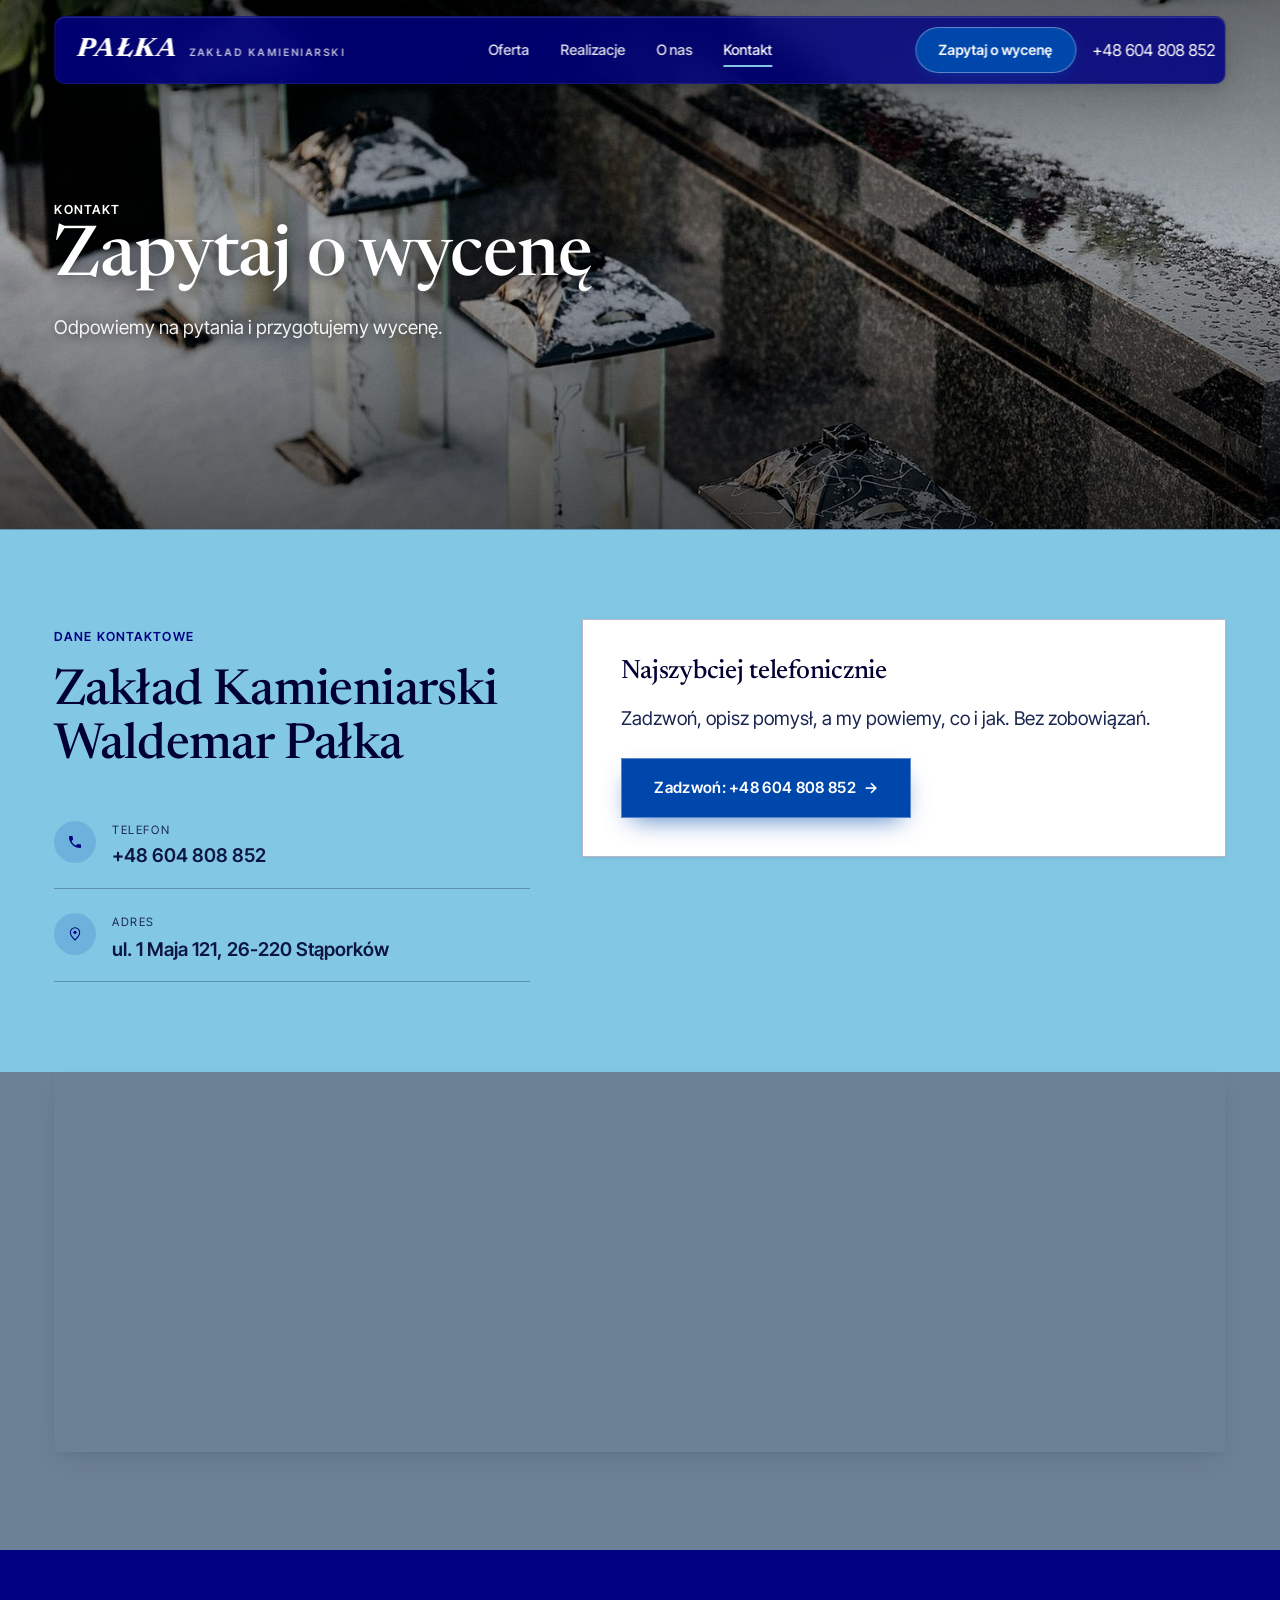
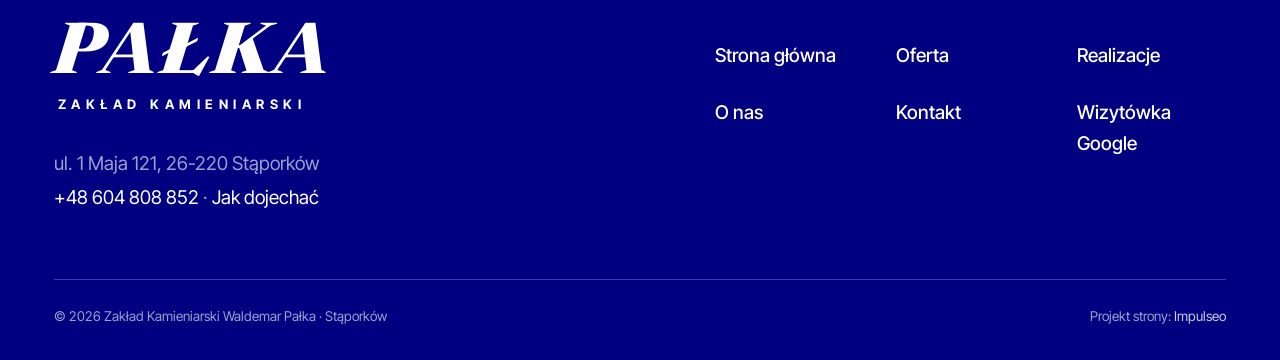
<file: kontakt.html>
<!DOCTYPE html>
<html lang="pl">
<head>
<meta charset="UTF-8">
<meta name="viewport" content="width=device-width, initial-scale=1.0">
<title>Kontakt - Zakład Kamieniarski Waldemar Pałka</title>
<meta name="description" content="Kontakt Zakład Kamieniarski Waldemar Pałka - ul. 1 Maja 121, 26-220 Stąporków">
<link rel="canonical" href="https://kris20032.github.io/zaklad-kamieniarski/kontakt.html">
<meta name="robots" content="noindex, nofollow">
<meta property="og:type" content="website">
<meta property="og:locale" content="pl_PL">
<meta property="og:site_name" content="Zakład Kamieniarski Waldemar Pałka">
<meta property="og:title" content="Kontakt - Zakład Kamieniarski Waldemar Pałka">
<meta property="og:description" content="Kontakt Zakład Kamieniarski Waldemar Pałka - ul. 1 Maja 121, 26-220 Stąporków">
<meta property="og:url" content="https://kris20032.github.io/zaklad-kamieniarski/kontakt.html">
<meta property="og:image" content="https://kris20032.github.io/zaklad-kamieniarski/img/og.jpg">
<meta property="og:image:width" content="1200">
<meta property="og:image:height" content="630">
<meta name="twitter:card" content="summary_large_image">
<link rel="preconnect" href="https://fonts.googleapis.com">
<link rel="preconnect" href="https://fonts.gstatic.com" crossorigin>
<link href="https://fonts.googleapis.com/css2?family=Newsreader:ital,opsz,wght@0,6..72,400..700;1,6..72,700..800&family=Inter+Tight:wght@400;500;600;700&family=IBM+Plex+Mono:wght@400;500&display=swap" rel="stylesheet">
<link rel="stylesheet" href="assets/styles.css?v=3ac8cc31">
<link rel="stylesheet" href="assets/swell.css?v=3">
</head>
<body class="sw-sub-page">

<header class="sw-float" aria-label="Nawigacja">
  <a class="sw-brand" href="index.html" aria-label="Zakład Kamieniarski Waldemar Pałka - strona główna"><b>Pałka</b><span>Zakład kamieniarski</span></a>
  <nav class="sw-menu" aria-label="Menu główne">
      <a href="oferta.html">Oferta</a>
      <a href="realizacje.html">Realizacje</a>
      <a href="o-nas.html">O nas</a>
      <a href="kontakt.html" aria-current="page">Kontakt</a>
  </nav>
  <div class="sw-actions">
    <a class="sw-pill" href="kontakt.html">Zapytaj o wycenę</a>
    <a class="sw-tel" href="tel:+48604808852">+48 604 808 852</a>
    <button class="sw-burger" type="button" aria-label="Otwórz menu"><i></i>Menu</button>
  </div>
</header>
<div class="sw-drawer" aria-hidden="true" role="dialog" aria-label="Menu">
  <div class="sw-drawer-top"><small>Zakład kamieniarski Pałka</small><button class="sw-close" type="button" aria-label="Zamknij menu">&times;</button></div>
  <nav>
    <a href="index.html">Strona główna</a>
    <a href="oferta.html">Oferta</a>
    <a href="realizacje.html">Realizacje</a>
    <a href="o-nas.html">O nas</a>
    <a href="kontakt.html">Kontakt</a>
  </nav>
  <div class="sw-btns">
    <a class="sw-btn sw-btn-teal" href="kontakt.html">Zapytaj o wycenę</a>
    <a class="sw-btn sw-btn-line" href="tel:+48604808852">Zadzwoń: +48 604 808 852</a>
  </div>
</div>

<main>
<section class="pagehead">
  <img src="img/g4.jpg" alt="Zakład Kamieniarski Waldemar Pałka - Zapytaj o wycenę" width="1400" height="950" decoding="async">
  <div class="wrap">
    <span class="eyebrow">Kontakt</span>
    <h1>Zapytaj o wycenę</h1>
    <p>Odpowiemy na pytania i przygotujemy wycenę.</p>
  </div>
</section>
<section>
  <div class="wrap contact-grid">
    <div class="reveal">
      <span class="eyebrow">Dane kontaktowe</span>
      <h2 style="margin:var(--space-4) 0 var(--space-6)">Zakład Kamieniarski Waldemar Pałka</h2>
      <div class="info-list">
        <div class="info-row"><div class="ic"><svg class="ico-tel" width="16" height="16" viewBox="0 0 24 24" fill="none" aria-hidden="true"><path d="M6.6 10.8a15.5 15.5 0 0 0 6.6 6.6l2.2-2.2a1 1 0 0 1 1-.24 11.4 11.4 0 0 0 3.6.58 1 1 0 0 1 1 1V20a1 1 0 0 1-1 1A17 17 0 0 1 3 4a1 1 0 0 1 1-1h3.5a1 1 0 0 1 1 1c0 1.25.2 2.46.58 3.6a1 1 0 0 1-.25 1l-2.23 2.2Z" fill="currentColor"/></svg></div><div><div class="lbl">Telefon</div><a class="val" href="tel:+48604808852">+48 604 808 852</a></div></div>
        <div class="info-row"><div class="ic"><svg class="ico-pin" width="16" height="16" viewBox="0 0 24 24" fill="none" aria-hidden="true"><path d="M12 21s7-6.1 7-11.5A7 7 0 0 0 5 9.5C5 14.9 12 21 12 21Z" stroke="currentColor" stroke-width="1.6" fill="none"/><circle cx="12" cy="9.5" r="2.4" fill="currentColor"/></svg></div><div><div class="lbl">Adres</div><div class="val">ul. 1 Maja 121, 26-220 Stąporków</div></div></div>
      </div>
    </div>
    <div class="reveal">
      <div class="form">
        <h3 style="margin-bottom:var(--space-4)">Najszybciej telefonicznie</h3>
        <p class="muted" style="margin-bottom:var(--space-5)">Zadzwoń, opisz pomysł, a my powiemy, co i jak. Bez zobowiązań.</p>
        <a href="tel:+48604808852" class="btn btn-accent" style="justify-content:center">Zadzwoń: +48 604 808 852 <span class="arr">→</span></a>
      </div>
    </div>
  </div>
</section>
<section style="padding-top:0">
  <div class="wrap reveal">
    <iframe class="map" title="Zakład Kamieniarski Waldemar Pałka - Stąporków" src="https://maps.google.com/maps?q=51.137702%2C20.545329&z=15&output=embed" loading="lazy" referrerpolicy="no-referrer-when-downgrade"></iframe>
  </div>
</section>
</main>

<footer class="sw-foot">
  <div class="sw-wrap">
    <div class="sw-foot-grid">
      <div>
        <a class="sw-foot-logo" href="index.html"><b>Pałka</b><span>Zakład kamieniarski</span></a>
        <p class="sw-foot-addr">ul. 1 Maja 121, 26-220 Stąporków<br><a href="tel:+48604808852">+48 604 808 852</a> · <a href="https://www.google.com/maps/place/Pa%C5%82ka+Waldemar.+Zak%C5%82ad+kamieniarski/@51.137702,20.545329,17z/data=!4m6!3m5!1s0x471834a902b270f3:0xb15a72b386cd75cb!8m2!3d51.137702!4d20.545329" target="_blank" rel="noopener">Jak dojechać</a></p>
      </div>
      <nav class="sw-foot-nav" aria-label="Stopka">
        <a href="index.html">Strona główna</a>
        <a href="oferta.html">Oferta</a>
        <a href="realizacje.html">Realizacje</a>
        <a href="o-nas.html">O nas</a>
        <a href="kontakt.html">Kontakt</a>
        <a href="https://www.google.com/maps/place/Pa%C5%82ka+Waldemar.+Zak%C5%82ad+kamieniarski/@51.137702,20.545329,17z/data=!4m6!3m5!1s0x471834a902b270f3:0xb15a72b386cd75cb!8m2!3d51.137702!4d20.545329" target="_blank" rel="noopener">Wizytówka Google</a>
      </nav>
    </div>
    <div class="sw-foot-bot">
      <span>© 2026 Zakład Kamieniarski Waldemar Pałka · Stąporków</span>
      <span>Projekt strony: <a class="foot-credit" href="https://impulseo.pl" target="_blank" rel="noopener">Impulseo</a></span>
    </div>
  </div>
</footer>
<div class="sticky-reserve"><a class="sr-book" href="kontakt.html">Zapytaj o wycenę</a><a class="sr-call" href="tel:+48604808852" aria-label="Zadzwoń"><svg class="ico-tel" width="16" height="16" viewBox="0 0 24 24" fill="none" aria-hidden="true"><path d="M6.6 10.8a15.5 15.5 0 0 0 6.6 6.6l2.2-2.2a1 1 0 0 1 1-.24 11.4 11.4 0 0 0 3.6.58 1 1 0 0 1 1 1V20a1 1 0 0 1-1 1A17 17 0 0 1 3 4a1 1 0 0 1 1-1h3.5a1 1 0 0 1 1 1c0 1.25.2 2.46.58 3.6a1 1 0 0 1-.25 1l-2.23 2.2Z" fill="currentColor"/></svg></a></div>
<div class="demo-wazne" data-do="2026-11-23" data-cykl="3" hidden><svg class="dw-ico" width="13" height="13" viewBox="0 0 24 24" fill="none" aria-hidden="true"><circle cx="12" cy="12" r="8.6" stroke="currentColor" stroke-width="1.8"/><path d="M12 7.2V12l3.3 2" stroke="currentColor" stroke-width="1.8" stroke-linecap="round"/></svg><span class="dw-txt"></span></div>

<script src="assets/main.js"></script>
<script src="assets/swell.js"></script>
</body>
</html>
</file>
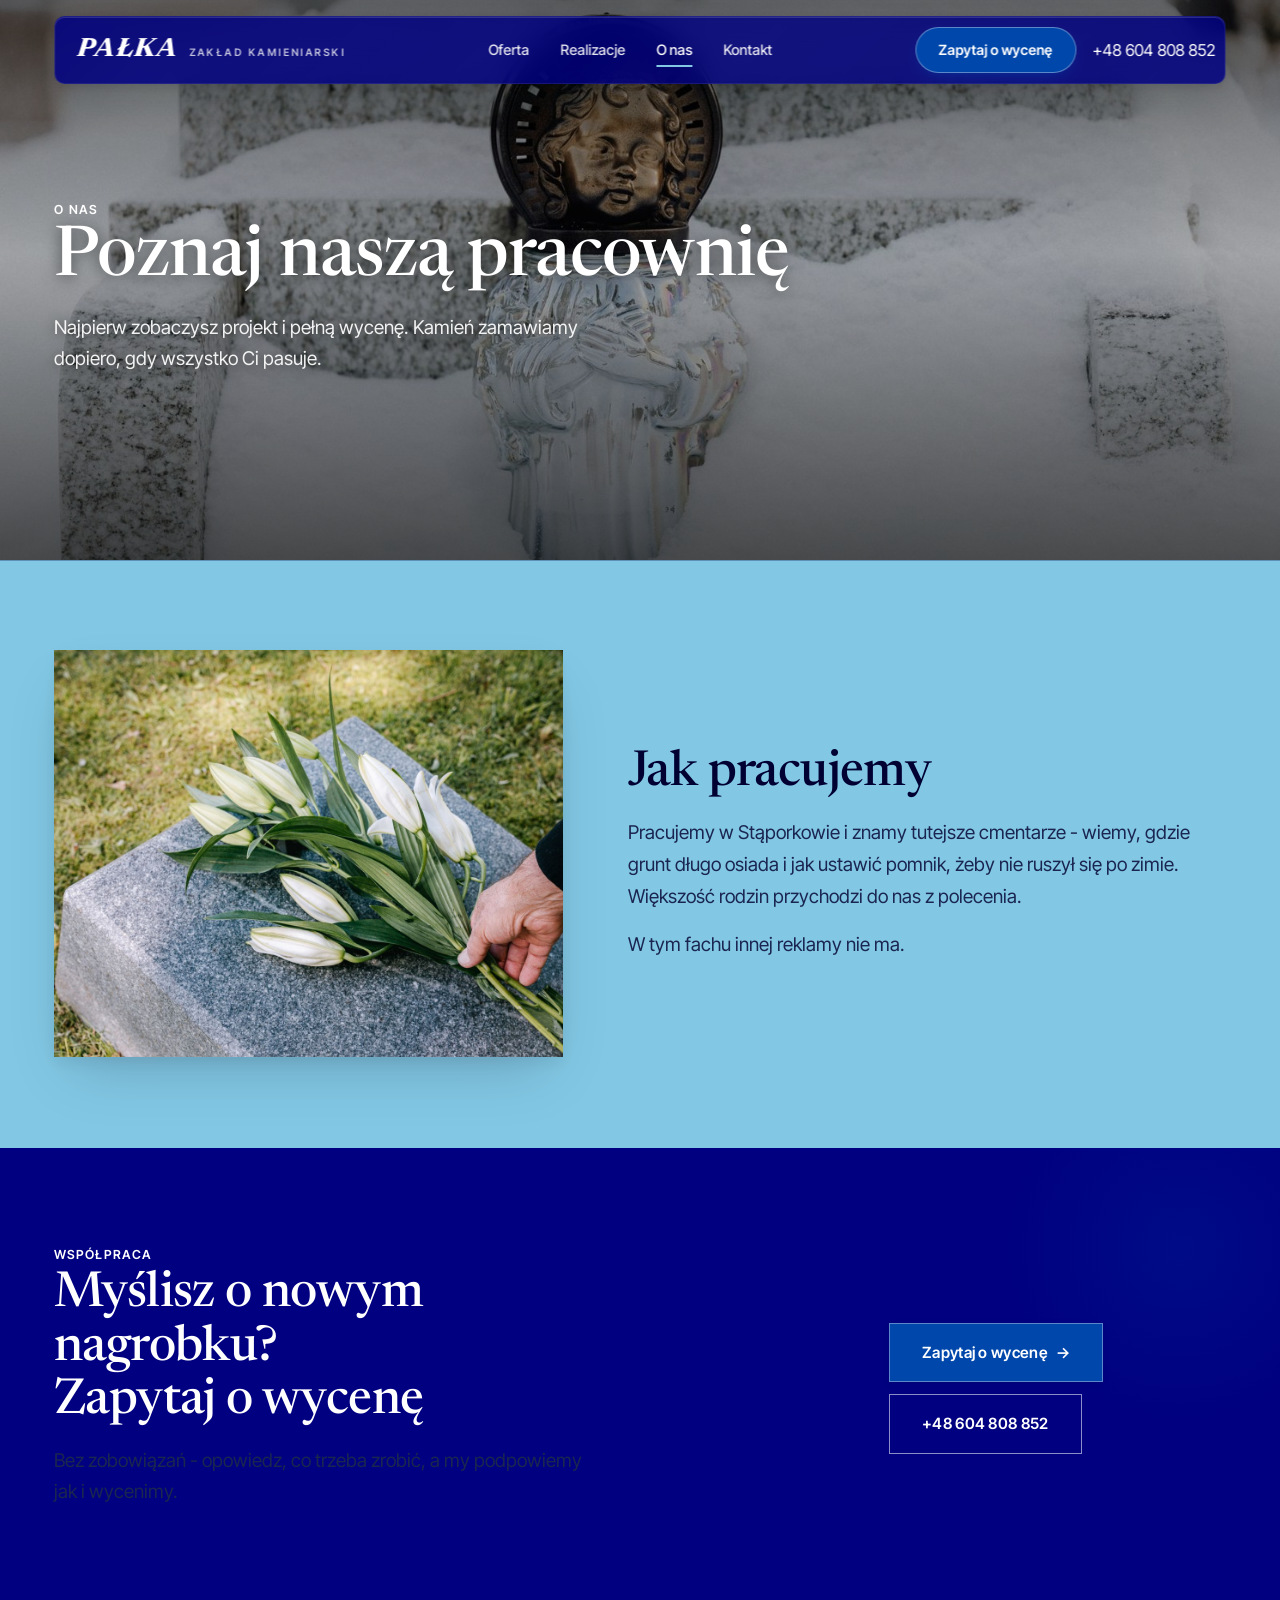
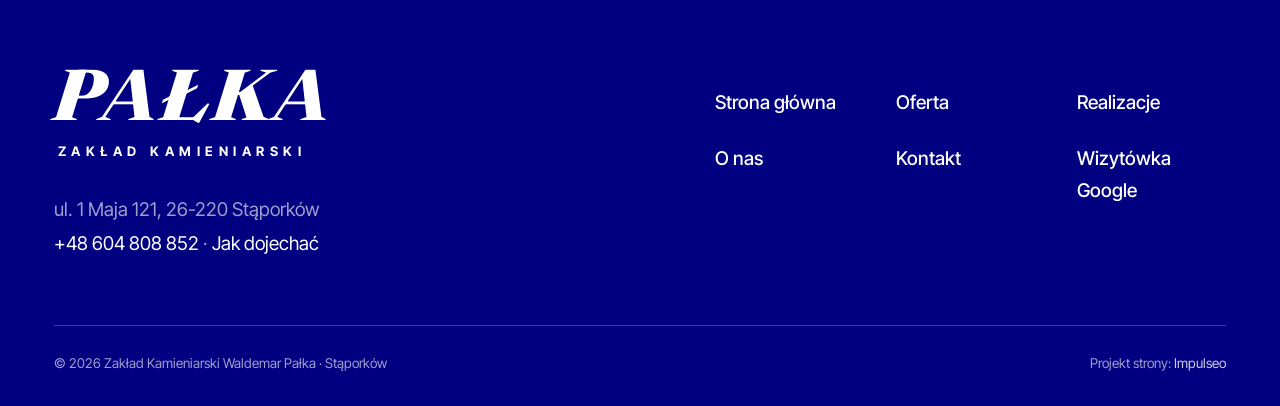
<file: o-nas.html>
<!DOCTYPE html>
<html lang="pl">
<head>
<meta charset="UTF-8">
<meta name="viewport" content="width=device-width, initial-scale=1.0">
<title>O nas - Zakład Kamieniarski Waldemar Pałka</title>
<meta name="description" content="Zakład kamieniarski w Stąporkowie: nagrobki, grobowce, dopisy, renowacje. Formalności na cmentarzu po naszej stronie. Zadzwoń: +48 604 808 852.">
<link rel="canonical" href="https://kris20032.github.io/zaklad-kamieniarski/o-nas.html">
<meta name="robots" content="noindex, nofollow">
<meta property="og:type" content="website">
<meta property="og:locale" content="pl_PL">
<meta property="og:site_name" content="Zakład Kamieniarski Waldemar Pałka">
<meta property="og:title" content="O nas - Zakład Kamieniarski Waldemar Pałka">
<meta property="og:description" content="Zakład kamieniarski w Stąporkowie: nagrobki, grobowce, dopisy, renowacje. Formalności na cmentarzu po naszej stronie. Zadzwoń: +48 604 808 852.">
<meta property="og:url" content="https://kris20032.github.io/zaklad-kamieniarski/o-nas.html">
<meta property="og:image" content="https://kris20032.github.io/zaklad-kamieniarski/img/og.jpg">
<meta property="og:image:width" content="1200">
<meta property="og:image:height" content="630">
<meta name="twitter:card" content="summary_large_image">
<link rel="preconnect" href="https://fonts.googleapis.com">
<link rel="preconnect" href="https://fonts.gstatic.com" crossorigin>
<link href="https://fonts.googleapis.com/css2?family=Newsreader:ital,opsz,wght@0,6..72,400..700;1,6..72,700..800&family=Inter+Tight:wght@400;500;600;700&family=IBM+Plex+Mono:wght@400;500&display=swap" rel="stylesheet">
<link rel="stylesheet" href="assets/styles.css?v=3ac8cc31">
<link rel="stylesheet" href="assets/swell.css?v=3">
</head>
<body class="sw-sub-page">

<header class="sw-float" aria-label="Nawigacja">
  <a class="sw-brand" href="index.html" aria-label="Zakład Kamieniarski Waldemar Pałka - strona główna"><b>Pałka</b><span>Zakład kamieniarski</span></a>
  <nav class="sw-menu" aria-label="Menu główne">
      <a href="oferta.html">Oferta</a>
      <a href="realizacje.html">Realizacje</a>
      <a href="o-nas.html" aria-current="page">O nas</a>
      <a href="kontakt.html">Kontakt</a>
  </nav>
  <div class="sw-actions">
    <a class="sw-pill" href="kontakt.html">Zapytaj o wycenę</a>
    <a class="sw-tel" href="tel:+48604808852">+48 604 808 852</a>
    <button class="sw-burger" type="button" aria-label="Otwórz menu"><i></i>Menu</button>
  </div>
</header>
<div class="sw-drawer" aria-hidden="true" role="dialog" aria-label="Menu">
  <div class="sw-drawer-top"><small>Zakład kamieniarski Pałka</small><button class="sw-close" type="button" aria-label="Zamknij menu">&times;</button></div>
  <nav>
    <a href="index.html">Strona główna</a>
    <a href="oferta.html">Oferta</a>
    <a href="realizacje.html">Realizacje</a>
    <a href="o-nas.html">O nas</a>
    <a href="kontakt.html">Kontakt</a>
  </nav>
  <div class="sw-btns">
    <a class="sw-btn sw-btn-teal" href="kontakt.html">Zapytaj o wycenę</a>
    <a class="sw-btn sw-btn-line" href="tel:+48604808852">Zadzwoń: +48 604 808 852</a>
  </div>
</div>

<main>
<section class="pagehead">
  <img src="img/g9.jpg" alt="Zakład Kamieniarski Waldemar Pałka - Poznaj naszą pracownię" width="1600" height="1066" decoding="async">
  <div class="wrap">
    <span class="eyebrow">O nas</span>
    <h1>Poznaj naszą pracownię</h1>
    <p>Najpierw zobaczysz projekt i pełną wycenę. Kamień zamawiamy dopiero, gdy wszystko Ci pasuje.</p>
  </div>
</section>
<section>
  <div class="wrap split">
    <div class="split-art reveal"><img src="img/about.jpg" alt="Zakład Kamieniarski Waldemar Pałka" loading="lazy" width="1400" height="950" decoding="async"></div>
    <div class="split-copy reveal">
      <h2>Jak pracujemy</h2>
      <p class="muted">Pracujemy w Stąporkowie i znamy tutejsze cmentarze - wiemy, gdzie grunt długo osiada i jak ustawić pomnik, żeby nie ruszył się po zimie. Większość rodzin przychodzi do nas z polecenia.</p>
      <p class="muted">W tym fachu innej reklamy nie ma.</p>
    </div>
  </div>
</section>


<section class="cta">
  <div class="wrap">
    <div class="reveal">
      <span class="eyebrow">Współpraca</span>
      <h2>Myślisz o nowym nagrobku? Zapytaj o wycenę</h2>
      <p>Bez zobowiązań - opowiedz, co trzeba zrobić, a my podpowiemy jak i wycenimy.</p>
    </div>
    <div class="cta-actions reveal">
      <a href="kontakt.html" class="btn btn-light">Zapytaj o wycenę <span class="arr">→</span></a>
      <a href="tel:+48604808852" class="btn btn-ghost btn-ghost-cta">+48 604 808 852</a>
    </div>
  </div>
</section>
</main>

<footer class="sw-foot">
  <div class="sw-wrap">
    <div class="sw-foot-grid">
      <div>
        <a class="sw-foot-logo" href="index.html"><b>Pałka</b><span>Zakład kamieniarski</span></a>
        <p class="sw-foot-addr">ul. 1 Maja 121, 26-220 Stąporków<br><a href="tel:+48604808852">+48 604 808 852</a> · <a href="https://www.google.com/maps/place/Pa%C5%82ka+Waldemar.+Zak%C5%82ad+kamieniarski/@51.137702,20.545329,17z/data=!4m6!3m5!1s0x471834a902b270f3:0xb15a72b386cd75cb!8m2!3d51.137702!4d20.545329" target="_blank" rel="noopener">Jak dojechać</a></p>
      </div>
      <nav class="sw-foot-nav" aria-label="Stopka">
        <a href="index.html">Strona główna</a>
        <a href="oferta.html">Oferta</a>
        <a href="realizacje.html">Realizacje</a>
        <a href="o-nas.html">O nas</a>
        <a href="kontakt.html">Kontakt</a>
        <a href="https://www.google.com/maps/place/Pa%C5%82ka+Waldemar.+Zak%C5%82ad+kamieniarski/@51.137702,20.545329,17z/data=!4m6!3m5!1s0x471834a902b270f3:0xb15a72b386cd75cb!8m2!3d51.137702!4d20.545329" target="_blank" rel="noopener">Wizytówka Google</a>
      </nav>
    </div>
    <div class="sw-foot-bot">
      <span>© 2026 Zakład Kamieniarski Waldemar Pałka · Stąporków</span>
      <span>Projekt strony: <a class="foot-credit" href="https://impulseo.pl" target="_blank" rel="noopener">Impulseo</a></span>
    </div>
  </div>
</footer>
<div class="sticky-reserve"><a class="sr-book" href="kontakt.html">Zapytaj o wycenę</a><a class="sr-call" href="tel:+48604808852" aria-label="Zadzwoń"><svg class="ico-tel" width="16" height="16" viewBox="0 0 24 24" fill="none" aria-hidden="true"><path d="M6.6 10.8a15.5 15.5 0 0 0 6.6 6.6l2.2-2.2a1 1 0 0 1 1-.24 11.4 11.4 0 0 0 3.6.58 1 1 0 0 1 1 1V20a1 1 0 0 1-1 1A17 17 0 0 1 3 4a1 1 0 0 1 1-1h3.5a1 1 0 0 1 1 1c0 1.25.2 2.46.58 3.6a1 1 0 0 1-.25 1l-2.23 2.2Z" fill="currentColor"/></svg></a></div>
<div class="demo-wazne" data-do="2026-11-23" data-cykl="3" hidden><svg class="dw-ico" width="13" height="13" viewBox="0 0 24 24" fill="none" aria-hidden="true"><circle cx="12" cy="12" r="8.6" stroke="currentColor" stroke-width="1.8"/><path d="M12 7.2V12l3.3 2" stroke="currentColor" stroke-width="1.8" stroke-linecap="round"/></svg><span class="dw-txt"></span></div>

<script src="assets/main.js"></script>
<script src="assets/swell.js"></script>
</body>
</html>
</file>
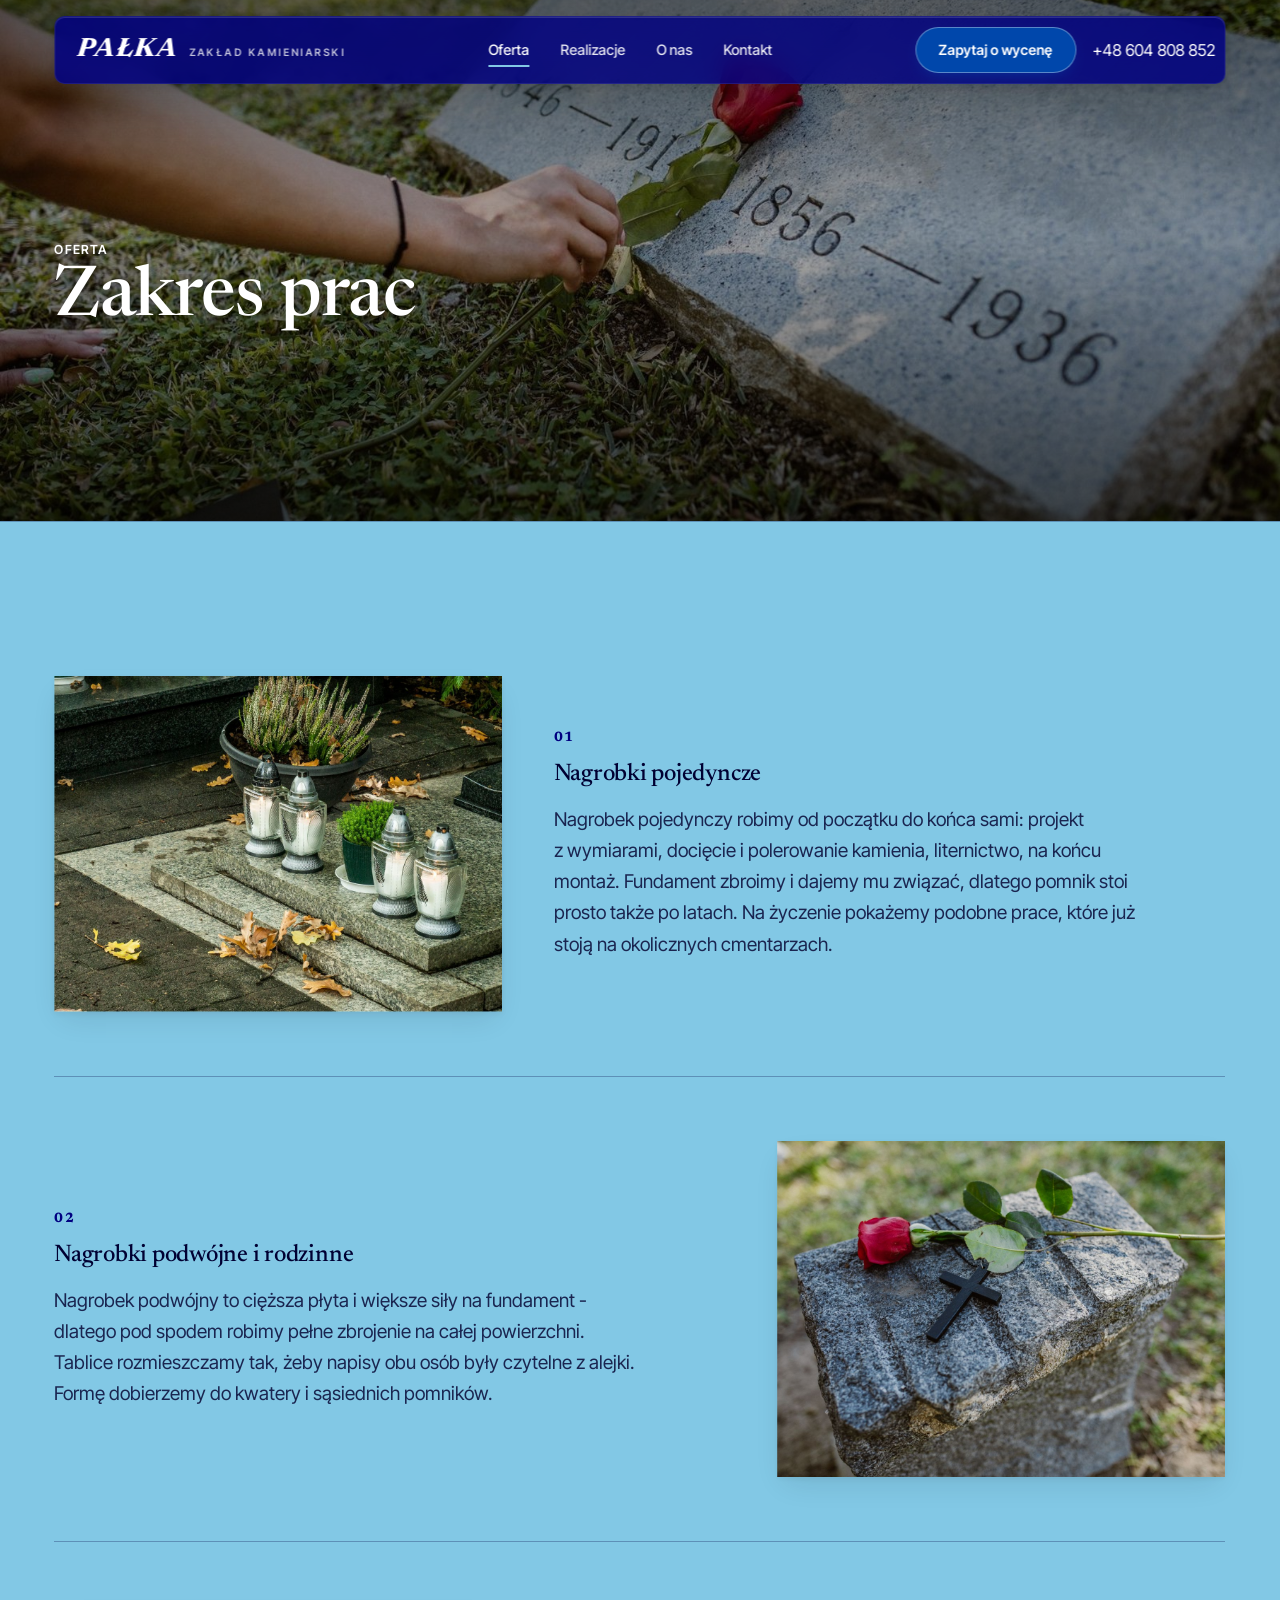
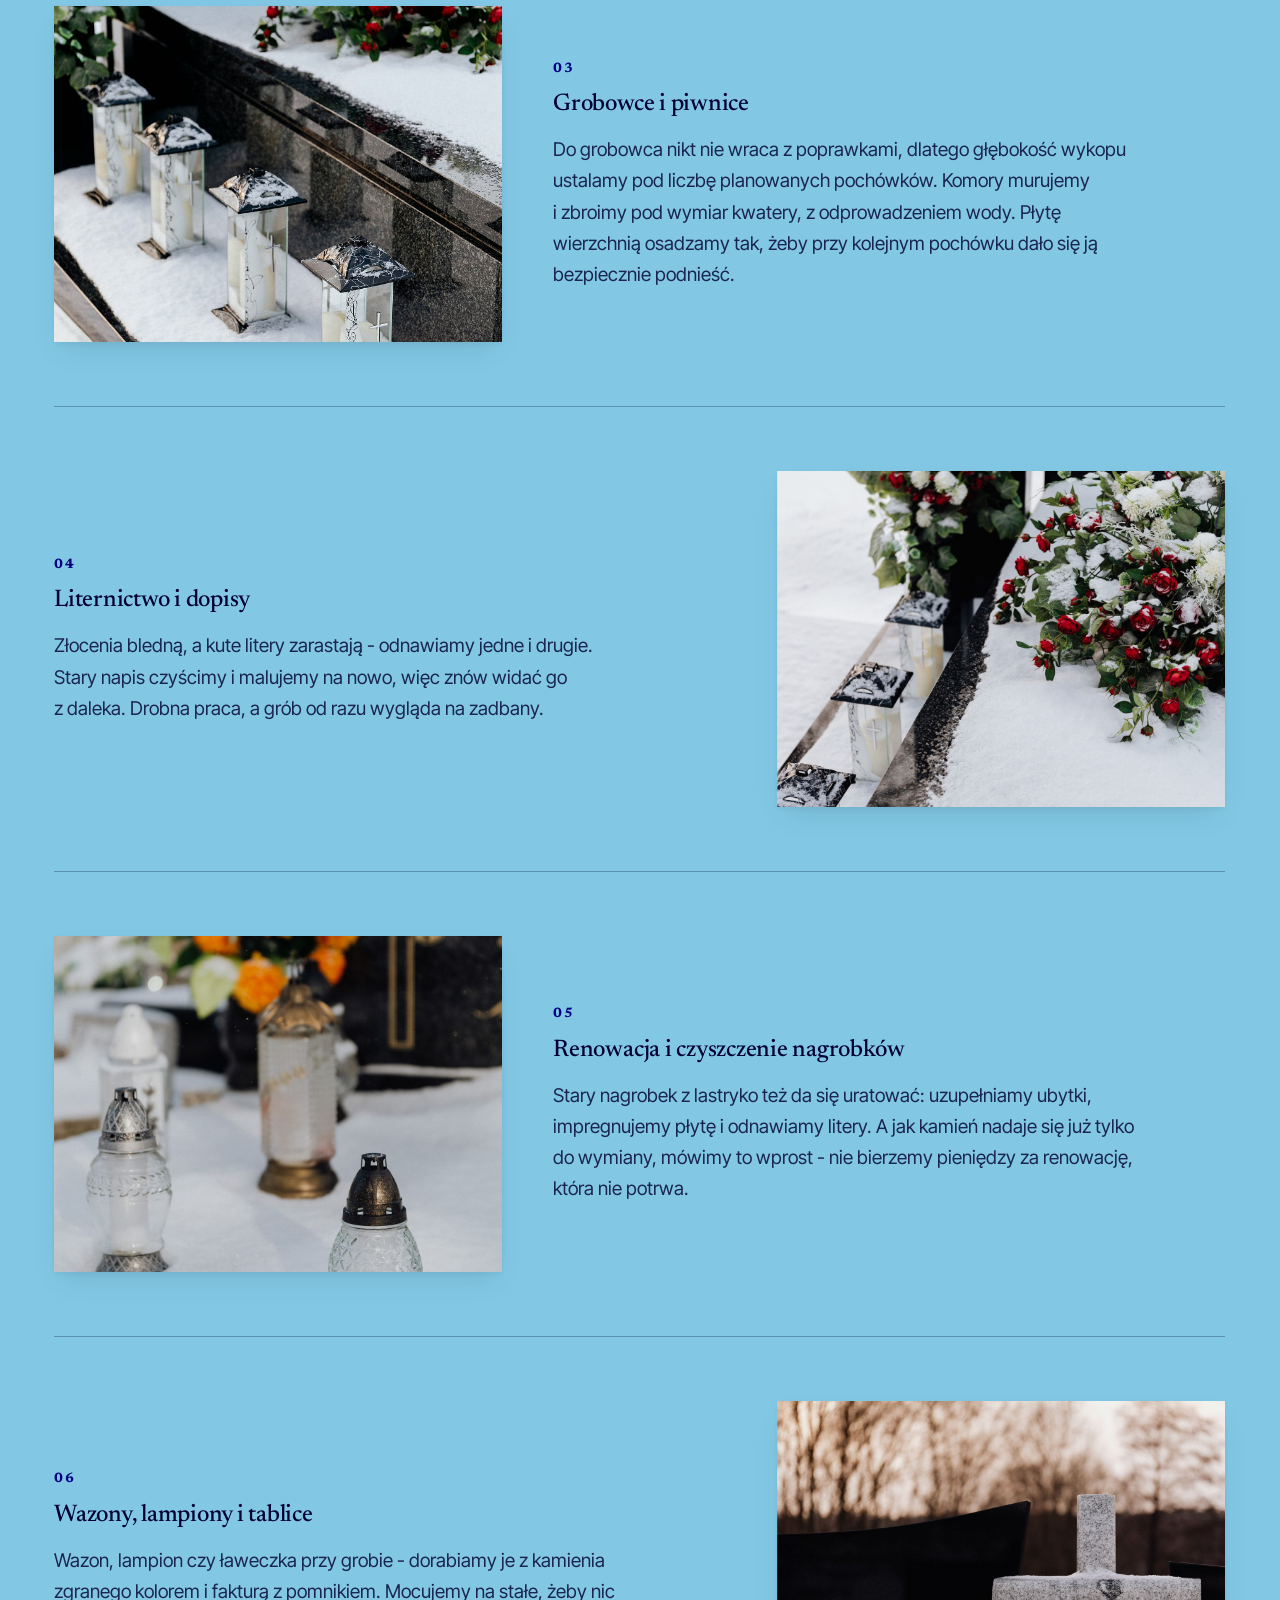
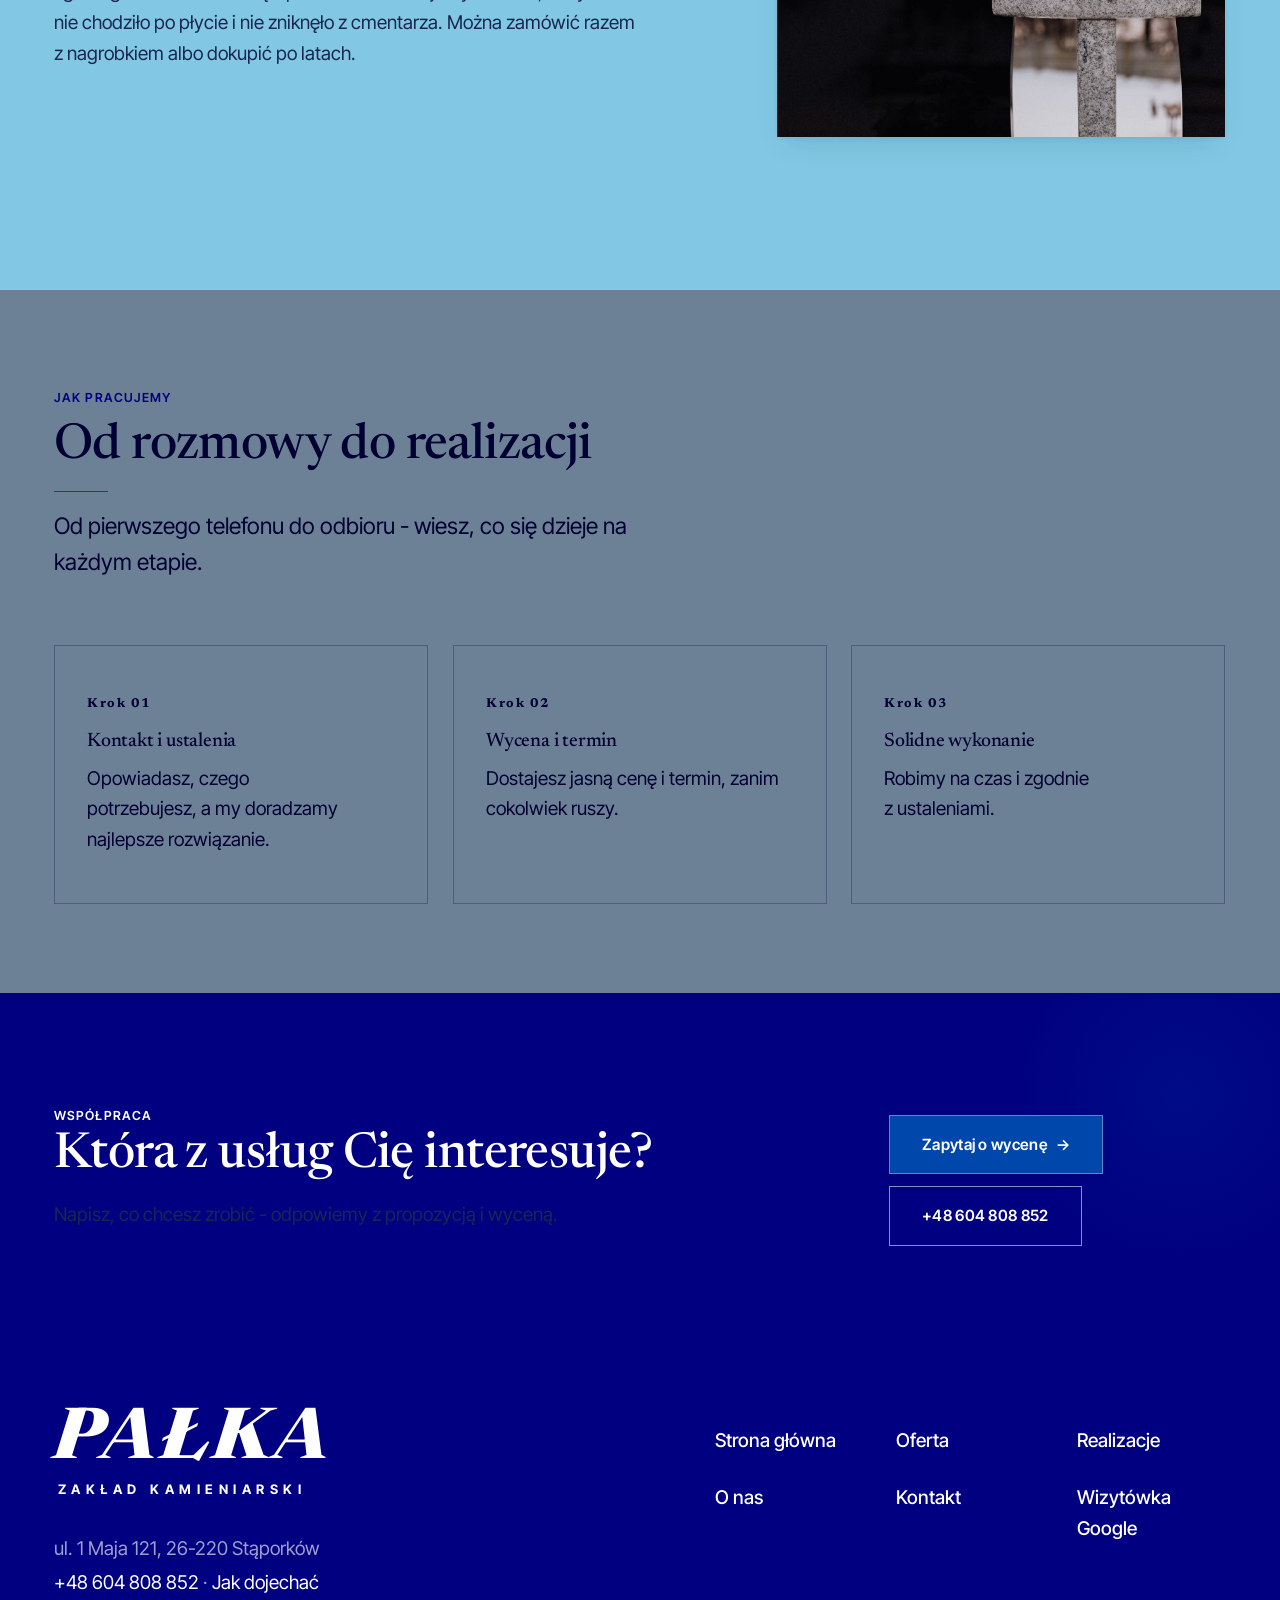
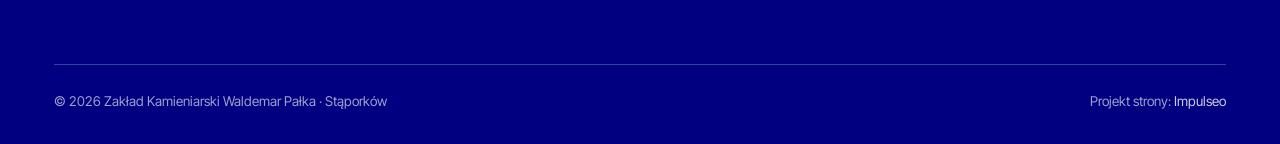
<file: oferta.html>
<!DOCTYPE html>
<html lang="pl">
<head>
<meta charset="UTF-8">
<meta name="viewport" content="width=device-width, initial-scale=1.0">
<title>Oferta - Zakład Kamieniarski Waldemar Pałka</title>
<meta name="description" content="Zakład kamieniarski w Stąporkowie: nagrobki, grobowce, dopisy, renowacje. Formalności na cmentarzu po naszej stronie. Zadzwoń: +48 604 808 852.">
<link rel="canonical" href="https://kris20032.github.io/zaklad-kamieniarski/oferta.html">
<meta name="robots" content="noindex, nofollow">
<meta property="og:type" content="website">
<meta property="og:locale" content="pl_PL">
<meta property="og:site_name" content="Zakład Kamieniarski Waldemar Pałka">
<meta property="og:title" content="Oferta - Zakład Kamieniarski Waldemar Pałka">
<meta property="og:description" content="Zakład kamieniarski w Stąporkowie: nagrobki, grobowce, dopisy, renowacje. Formalności na cmentarzu po naszej stronie. Zadzwoń: +48 604 808 852.">
<meta property="og:url" content="https://kris20032.github.io/zaklad-kamieniarski/oferta.html">
<meta property="og:image" content="https://kris20032.github.io/zaklad-kamieniarski/img/og.jpg">
<meta property="og:image:width" content="1200">
<meta property="og:image:height" content="630">
<meta name="twitter:card" content="summary_large_image">
<link rel="preconnect" href="https://fonts.googleapis.com">
<link rel="preconnect" href="https://fonts.gstatic.com" crossorigin>
<link href="https://fonts.googleapis.com/css2?family=Newsreader:ital,opsz,wght@0,6..72,400..700;1,6..72,700..800&family=Inter+Tight:wght@400;500;600;700&family=IBM+Plex+Mono:wght@400;500&display=swap" rel="stylesheet">
<link rel="stylesheet" href="assets/styles.css?v=3ac8cc31">
<link rel="stylesheet" href="assets/swell.css?v=3">
</head>
<body class="sw-sub-page">

<header class="sw-float" aria-label="Nawigacja">
  <a class="sw-brand" href="index.html" aria-label="Zakład Kamieniarski Waldemar Pałka - strona główna"><b>Pałka</b><span>Zakład kamieniarski</span></a>
  <nav class="sw-menu" aria-label="Menu główne">
      <a href="oferta.html" aria-current="page">Oferta</a>
      <a href="realizacje.html">Realizacje</a>
      <a href="o-nas.html">O nas</a>
      <a href="kontakt.html">Kontakt</a>
  </nav>
  <div class="sw-actions">
    <a class="sw-pill" href="kontakt.html">Zapytaj o wycenę</a>
    <a class="sw-tel" href="tel:+48604808852">+48 604 808 852</a>
    <button class="sw-burger" type="button" aria-label="Otwórz menu"><i></i>Menu</button>
  </div>
</header>
<div class="sw-drawer" aria-hidden="true" role="dialog" aria-label="Menu">
  <div class="sw-drawer-top"><small>Zakład kamieniarski Pałka</small><button class="sw-close" type="button" aria-label="Zamknij menu">&times;</button></div>
  <nav>
    <a href="index.html">Strona główna</a>
    <a href="oferta.html">Oferta</a>
    <a href="realizacje.html">Realizacje</a>
    <a href="o-nas.html">O nas</a>
    <a href="kontakt.html">Kontakt</a>
  </nav>
  <div class="sw-btns">
    <a class="sw-btn sw-btn-teal" href="kontakt.html">Zapytaj o wycenę</a>
    <a class="sw-btn sw-btn-line" href="tel:+48604808852">Zadzwoń: +48 604 808 852</a>
  </div>
</div>

<main>
<section class="pagehead">
  <img src="img/g8.jpg" alt="Zakład Kamieniarski Waldemar Pałka - Zakres prac" width="1600" height="1066" decoding="async">
  <div class="wrap">
    <span class="eyebrow">Oferta</span>
    <h1>Zakres prac</h1>
  </div>
</section>
<section>
  <div class="wrap">
    <div class="svc-row reveal">
      <div class="svc-row-art"><img src="img/g2.jpg" alt="Nagrobki pojedyncze" loading="lazy" width="1400" height="950" decoding="async"></div>
      <div>
        <span class="num">01</span>
        <h3>Nagrobki pojedyncze</h3>
        <p class="muted">Nagrobek pojedynczy robimy od początku do końca sami: projekt z wymiarami, docięcie i polerowanie kamienia, liternictwo, na końcu montaż. Fundament zbroimy i dajemy mu związać, dlatego pomnik stoi prosto także po latach. Na życzenie pokażemy podobne prace, które już stoją na okolicznych cmentarzach.</p>
      </div>
    </div>
    <div class="svc-row rev reveal">
      <div class="svc-row-art"><img src="img/g3.jpg" alt="Nagrobki podwójne i rodzinne" loading="lazy" width="1400" height="950" decoding="async"></div>
      <div>
        <span class="num">02</span>
        <h3>Nagrobki podwójne i rodzinne</h3>
        <p class="muted">Nagrobek podwójny to cięższa płyta i większe siły na fundament - dlatego pod spodem robimy pełne zbrojenie na całej powierzchni. Tablice rozmieszczamy tak, żeby napisy obu osób były czytelne z alejki. Formę dobierzemy do kwatery i sąsiednich pomników.</p>
      </div>
    </div>
    <div class="svc-row reveal">
      <div class="svc-row-art"><img src="img/g4.jpg" alt="Grobowce i piwnice" loading="lazy" width="1400" height="950" decoding="async"></div>
      <div>
        <span class="num">03</span>
        <h3>Grobowce i piwnice</h3>
        <p class="muted">Do grobowca nikt nie wraca z poprawkami, dlatego głębokość wykopu ustalamy pod liczbę planowanych pochówków. Komory murujemy i zbroimy pod wymiar kwatery, z odprowadzeniem wody. Płytę wierzchnią osadzamy tak, żeby przy kolejnym pochówku dało się ją bezpiecznie podnieść.</p>
      </div>
    </div>
    <div class="svc-row rev reveal">
      <div class="svc-row-art"><img src="img/g5.jpg" alt="Liternictwo i dopisy" loading="lazy" width="1400" height="950" decoding="async"></div>
      <div>
        <span class="num">04</span>
        <h3>Liternictwo i dopisy</h3>
        <p class="muted">Złocenia bledną, a kute litery zarastają - odnawiamy jedne i drugie. Stary napis czyścimy i malujemy na nowo, więc znów widać go z daleka. Drobna praca, a grób od razu wygląda na zadbany.</p>
      </div>
    </div>
    <div class="svc-row reveal">
      <div class="svc-row-art"><img src="img/g6.jpg" alt="Renowacja i czyszczenie nagrobków" loading="lazy" width="1400" height="950" decoding="async"></div>
      <div>
        <span class="num">05</span>
        <h3>Renowacja i czyszczenie nagrobków</h3>
        <p class="muted">Stary nagrobek z lastryko też da się uratować: uzupełniamy ubytki, impregnujemy płytę i odnawiamy litery. A jak kamień nadaje się już tylko do wymiany, mówimy to wprost - nie bierzemy pieniędzy za renowację, która nie potrwa.</p>
      </div>
    </div>
    <div class="svc-row rev reveal">
      <div class="svc-row-art"><img src="img/g7.jpg" alt="Wazony, lampiony i tablice" loading="lazy" width="1600" height="1066" decoding="async"></div>
      <div>
        <span class="num">06</span>
        <h3>Wazony, lampiony i tablice</h3>
        <p class="muted">Wazon, lampion czy ławeczka przy grobie - dorabiamy je z kamienia zgranego kolorem i fakturą z pomnikiem. Mocujemy na stałe, żeby nic nie chodziło po płycie i nie zniknęło z cmentarza. Można zamówić razem z nagrobkiem albo dokupić po latach.</p>
      </div>
    </div>
  </div>
</section>
<section class="trust">
  <div class="wrap">
    <div class="head reveal">
      <span class="eyebrow">Jak pracujemy</span>
      <h2>Od rozmowy do realizacji</h2>
      <p>Od pierwszego telefonu do odbioru - wiesz, co się dzieje na każdym etapie.</p>
    </div>
    <div class="svc-grid">
      <div class="svc reveal"><div class="ic">Krok 01</div><h3>Kontakt i ustalenia</h3><p>Opowiadasz, czego potrzebujesz, a my doradzamy najlepsze rozwiązanie.</p></div>
      <div class="svc reveal"><div class="ic">Krok 02</div><h3>Wycena i termin</h3><p>Dostajesz jasną cenę i termin, zanim cokolwiek ruszy.</p></div>
      <div class="svc reveal"><div class="ic">Krok 03</div><h3>Solidne wykonanie</h3><p>Robimy na czas i zgodnie z ustaleniami.</p></div>
    </div>
  </div>
</section>
<section class="cta">
  <div class="wrap">
    <div class="reveal">
      <span class="eyebrow">Współpraca</span>
      <h2>Która z usług Cię interesuje?</h2>
      <p>Napisz, co chcesz zrobić - odpowiemy z propozycją i wyceną.</p>
    </div>
    <div class="cta-actions reveal">
      <a href="kontakt.html" class="btn btn-light">Zapytaj o wycenę <span class="arr">→</span></a>
      <a href="tel:+48604808852" class="btn btn-ghost btn-ghost-cta">+48 604 808 852</a>
    </div>
  </div>
</section>
</main>

<footer class="sw-foot">
  <div class="sw-wrap">
    <div class="sw-foot-grid">
      <div>
        <a class="sw-foot-logo" href="index.html"><b>Pałka</b><span>Zakład kamieniarski</span></a>
        <p class="sw-foot-addr">ul. 1 Maja 121, 26-220 Stąporków<br><a href="tel:+48604808852">+48 604 808 852</a> · <a href="https://www.google.com/maps/place/Pa%C5%82ka+Waldemar.+Zak%C5%82ad+kamieniarski/@51.137702,20.545329,17z/data=!4m6!3m5!1s0x471834a902b270f3:0xb15a72b386cd75cb!8m2!3d51.137702!4d20.545329" target="_blank" rel="noopener">Jak dojechać</a></p>
      </div>
      <nav class="sw-foot-nav" aria-label="Stopka">
        <a href="index.html">Strona główna</a>
        <a href="oferta.html">Oferta</a>
        <a href="realizacje.html">Realizacje</a>
        <a href="o-nas.html">O nas</a>
        <a href="kontakt.html">Kontakt</a>
        <a href="https://www.google.com/maps/place/Pa%C5%82ka+Waldemar.+Zak%C5%82ad+kamieniarski/@51.137702,20.545329,17z/data=!4m6!3m5!1s0x471834a902b270f3:0xb15a72b386cd75cb!8m2!3d51.137702!4d20.545329" target="_blank" rel="noopener">Wizytówka Google</a>
      </nav>
    </div>
    <div class="sw-foot-bot">
      <span>© 2026 Zakład Kamieniarski Waldemar Pałka · Stąporków</span>
      <span>Projekt strony: <a class="foot-credit" href="https://impulseo.pl" target="_blank" rel="noopener">Impulseo</a></span>
    </div>
  </div>
</footer>
<div class="sticky-reserve"><a class="sr-book" href="kontakt.html">Zapytaj o wycenę</a><a class="sr-call" href="tel:+48604808852" aria-label="Zadzwoń"><svg class="ico-tel" width="16" height="16" viewBox="0 0 24 24" fill="none" aria-hidden="true"><path d="M6.6 10.8a15.5 15.5 0 0 0 6.6 6.6l2.2-2.2a1 1 0 0 1 1-.24 11.4 11.4 0 0 0 3.6.58 1 1 0 0 1 1 1V20a1 1 0 0 1-1 1A17 17 0 0 1 3 4a1 1 0 0 1 1-1h3.5a1 1 0 0 1 1 1c0 1.25.2 2.46.58 3.6a1 1 0 0 1-.25 1l-2.23 2.2Z" fill="currentColor"/></svg></a></div>
<div class="demo-wazne" data-do="2026-11-23" data-cykl="3" hidden><svg class="dw-ico" width="13" height="13" viewBox="0 0 24 24" fill="none" aria-hidden="true"><circle cx="12" cy="12" r="8.6" stroke="currentColor" stroke-width="1.8"/><path d="M12 7.2V12l3.3 2" stroke="currentColor" stroke-width="1.8" stroke-linecap="round"/></svg><span class="dw-txt"></span></div>

<script src="assets/main.js"></script>
<script src="assets/swell.js"></script>
</body>
</html>
</file>
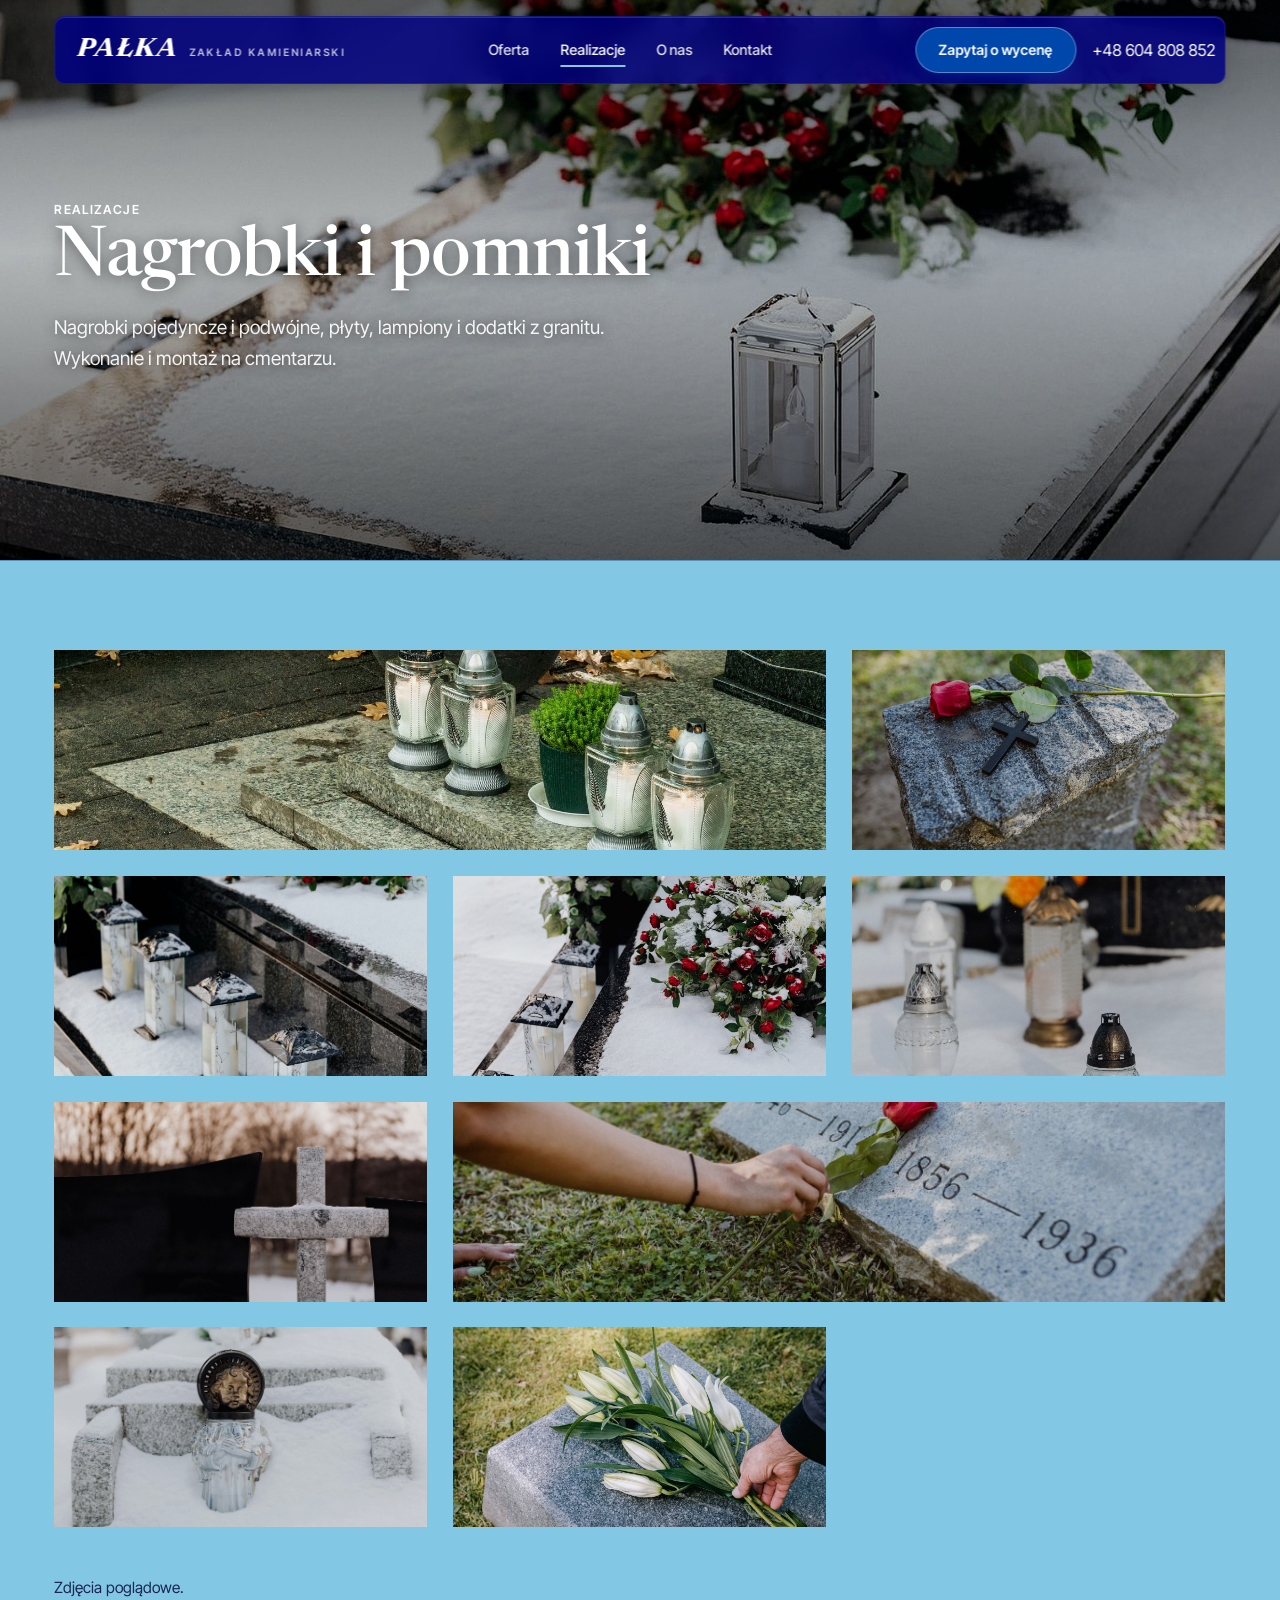
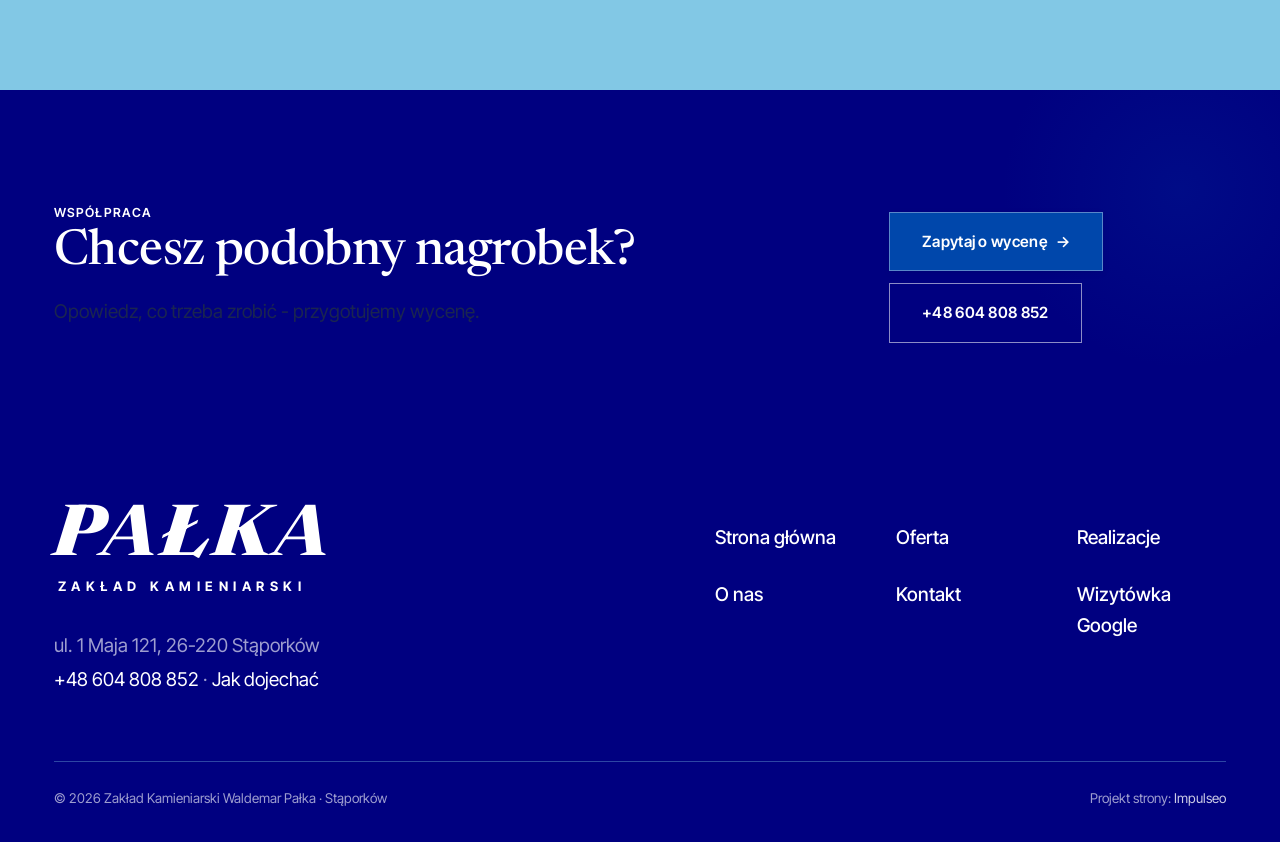
<file: realizacje.html>
<!DOCTYPE html>
<html lang="pl">
<head>
<meta charset="UTF-8">
<meta name="viewport" content="width=device-width, initial-scale=1.0">
<title>Realizacje - Zakład Kamieniarski Waldemar Pałka</title>
<meta name="description" content="Realizacje Zakład Kamieniarski Waldemar Pałka: Nagrobek pojedynczy z ciemnego granitu, Nagrobek podwójny, Pomnik rodzinny, Liternictwo i złocenia, Nagrobek po renowacji">
<link rel="canonical" href="https://kris20032.github.io/zaklad-kamieniarski/realizacje.html">
<meta name="robots" content="noindex, nofollow">
<meta property="og:type" content="website">
<meta property="og:locale" content="pl_PL">
<meta property="og:site_name" content="Zakład Kamieniarski Waldemar Pałka">
<meta property="og:title" content="Realizacje - Zakład Kamieniarski Waldemar Pałka">
<meta property="og:description" content="Realizacje Zakład Kamieniarski Waldemar Pałka: Nagrobek pojedynczy z ciemnego granitu, Nagrobek podwójny, Pomnik rodzinny, Liternictwo i złocenia, Nagrobek po renowacji">
<meta property="og:url" content="https://kris20032.github.io/zaklad-kamieniarski/realizacje.html">
<meta property="og:image" content="https://kris20032.github.io/zaklad-kamieniarski/img/og.jpg">
<meta property="og:image:width" content="1200">
<meta property="og:image:height" content="630">
<meta name="twitter:card" content="summary_large_image">
<link rel="preconnect" href="https://fonts.googleapis.com">
<link rel="preconnect" href="https://fonts.gstatic.com" crossorigin>
<link href="https://fonts.googleapis.com/css2?family=Newsreader:ital,opsz,wght@0,6..72,400..700;1,6..72,700..800&family=Inter+Tight:wght@400;500;600;700&family=IBM+Plex+Mono:wght@400;500&display=swap" rel="stylesheet">
<link rel="stylesheet" href="assets/styles.css?v=3ac8cc31">
<link rel="stylesheet" href="assets/swell.css?v=3">
</head>
<body class="sw-sub-page">

<header class="sw-float" aria-label="Nawigacja">
  <a class="sw-brand" href="index.html" aria-label="Zakład Kamieniarski Waldemar Pałka - strona główna"><b>Pałka</b><span>Zakład kamieniarski</span></a>
  <nav class="sw-menu" aria-label="Menu główne">
      <a href="oferta.html">Oferta</a>
      <a href="realizacje.html" aria-current="page">Realizacje</a>
      <a href="o-nas.html">O nas</a>
      <a href="kontakt.html">Kontakt</a>
  </nav>
  <div class="sw-actions">
    <a class="sw-pill" href="kontakt.html">Zapytaj o wycenę</a>
    <a class="sw-tel" href="tel:+48604808852">+48 604 808 852</a>
    <button class="sw-burger" type="button" aria-label="Otwórz menu"><i></i>Menu</button>
  </div>
</header>
<div class="sw-drawer" aria-hidden="true" role="dialog" aria-label="Menu">
  <div class="sw-drawer-top"><small>Zakład kamieniarski Pałka</small><button class="sw-close" type="button" aria-label="Zamknij menu">&times;</button></div>
  <nav>
    <a href="index.html">Strona główna</a>
    <a href="oferta.html">Oferta</a>
    <a href="realizacje.html">Realizacje</a>
    <a href="o-nas.html">O nas</a>
    <a href="kontakt.html">Kontakt</a>
  </nav>
  <div class="sw-btns">
    <a class="sw-btn sw-btn-teal" href="kontakt.html">Zapytaj o wycenę</a>
    <a class="sw-btn sw-btn-line" href="tel:+48604808852">Zadzwoń: +48 604 808 852</a>
  </div>
</div>

<main>
<section class="pagehead">
  <img src="img/g1.jpg" alt="Zakład Kamieniarski Waldemar Pałka - Nasze prace" width="1400" height="950" decoding="async">
  <div class="wrap">
    <span class="eyebrow">Realizacje</span>
    <h1>Nagrobki i pomniki</h1>
    <p>Nagrobki pojedyncze i podwójne, płyty, lampiony i dodatki z granitu. Wykonanie i montaż na cmentarzu.</p>
  </div>
</section>
<section>
  <div class="wrap">
    <div class="gallery">
      <div class="tile t-two3 reveal"><img src="img/g2.jpg" alt="Zakład Kamieniarski Waldemar Pałka" loading="lazy" width="1400" height="950" decoding="async"></div>
      <div class="tile t-third reveal"><img src="img/g3.jpg" alt="Zakład Kamieniarski Waldemar Pałka" loading="lazy" width="1400" height="950" decoding="async"></div>
      <div class="tile t-third reveal"><img src="img/g4.jpg" alt="Zakład Kamieniarski Waldemar Pałka" loading="lazy" width="1400" height="950" decoding="async"></div>
      <div class="tile t-third reveal"><img src="img/g5.jpg" alt="Zakład Kamieniarski Waldemar Pałka" loading="lazy" width="1400" height="950" decoding="async"></div>
      <div class="tile t-third reveal"><img src="img/g6.jpg" alt="Zakład Kamieniarski Waldemar Pałka" loading="lazy" width="1400" height="950" decoding="async"></div>
      <div class="tile t-third reveal"><img src="img/g7.jpg" alt="Zakład Kamieniarski Waldemar Pałka" loading="lazy" width="1600" height="1066" decoding="async"></div>
      <div class="tile t-two3 reveal"><img src="img/g8.jpg" alt="Zakład Kamieniarski Waldemar Pałka" loading="lazy" width="1600" height="1066" decoding="async"></div>
      <div class="tile t-third reveal"><img src="img/g9.jpg" alt="Zakład Kamieniarski Waldemar Pałka" loading="lazy" width="1600" height="1066" decoding="async"></div>
      <div class="tile t-third reveal"><img src="img/about.jpg" alt="Zakład Kamieniarski Waldemar Pałka" loading="lazy" width="1400" height="950" decoding="async"></div>
    </div>
    <p class="muted reveal" style="margin-top:var(--space-7);font-size:var(--text-sm);max-width:62ch">Zdjęcia poglądowe.</p>
  </div>
</section>
<section class="cta">
  <div class="wrap">
    <div class="reveal">
      <span class="eyebrow">Współpraca</span>
      <h2>Chcesz podobny nagrobek?</h2>
      <p>Opowiedz, co trzeba zrobić - przygotujemy wycenę.</p>
    </div>
    <div class="cta-actions reveal">
      <a href="kontakt.html" class="btn btn-light">Zapytaj o wycenę <span class="arr">→</span></a>
      <a href="tel:+48604808852" class="btn btn-ghost btn-ghost-cta">+48 604 808 852</a>
    </div>
  </div>
</section>
</main>

<footer class="sw-foot">
  <div class="sw-wrap">
    <div class="sw-foot-grid">
      <div>
        <a class="sw-foot-logo" href="index.html"><b>Pałka</b><span>Zakład kamieniarski</span></a>
        <p class="sw-foot-addr">ul. 1 Maja 121, 26-220 Stąporków<br><a href="tel:+48604808852">+48 604 808 852</a> · <a href="https://www.google.com/maps/place/Pa%C5%82ka+Waldemar.+Zak%C5%82ad+kamieniarski/@51.137702,20.545329,17z/data=!4m6!3m5!1s0x471834a902b270f3:0xb15a72b386cd75cb!8m2!3d51.137702!4d20.545329" target="_blank" rel="noopener">Jak dojechać</a></p>
      </div>
      <nav class="sw-foot-nav" aria-label="Stopka">
        <a href="index.html">Strona główna</a>
        <a href="oferta.html">Oferta</a>
        <a href="realizacje.html">Realizacje</a>
        <a href="o-nas.html">O nas</a>
        <a href="kontakt.html">Kontakt</a>
        <a href="https://www.google.com/maps/place/Pa%C5%82ka+Waldemar.+Zak%C5%82ad+kamieniarski/@51.137702,20.545329,17z/data=!4m6!3m5!1s0x471834a902b270f3:0xb15a72b386cd75cb!8m2!3d51.137702!4d20.545329" target="_blank" rel="noopener">Wizytówka Google</a>
      </nav>
    </div>
    <div class="sw-foot-bot">
      <span>© 2026 Zakład Kamieniarski Waldemar Pałka · Stąporków</span>
      <span>Projekt strony: <a class="foot-credit" href="https://impulseo.pl" target="_blank" rel="noopener">Impulseo</a></span>
    </div>
  </div>
</footer>
<div class="sticky-reserve"><a class="sr-book" href="kontakt.html">Zapytaj o wycenę</a><a class="sr-call" href="tel:+48604808852" aria-label="Zadzwoń"><svg class="ico-tel" width="16" height="16" viewBox="0 0 24 24" fill="none" aria-hidden="true"><path d="M6.6 10.8a15.5 15.5 0 0 0 6.6 6.6l2.2-2.2a1 1 0 0 1 1-.24 11.4 11.4 0 0 0 3.6.58 1 1 0 0 1 1 1V20a1 1 0 0 1-1 1A17 17 0 0 1 3 4a1 1 0 0 1 1-1h3.5a1 1 0 0 1 1 1c0 1.25.2 2.46.58 3.6a1 1 0 0 1-.25 1l-2.23 2.2Z" fill="currentColor"/></svg></a></div>
<div class="demo-wazne" data-do="2026-11-23" data-cykl="3" hidden><svg class="dw-ico" width="13" height="13" viewBox="0 0 24 24" fill="none" aria-hidden="true"><circle cx="12" cy="12" r="8.6" stroke="currentColor" stroke-width="1.8"/><path d="M12 7.2V12l3.3 2" stroke="currentColor" stroke-width="1.8" stroke-linecap="round"/></svg><span class="dw-txt"></span></div>

<script src="assets/main.js"></script>
<script src="assets/swell.js"></script>
</body>
</html>
</file>
<file: assets/styles.css>
/* ============================================================
   STOLBASZ — premium, architektoniczny B2B fit-out
   Jasna paleta, zero brązu. System wg premium-web-craft.
   Projekt strony: Impulseo (impulseo.pl)
   ============================================================ */

:root{
  /* PALETA — jasna, architektoniczna, chłodna */
  --paper:#F2F1EE;          /* główne tło */
  --paper-2:#E5E3DE;        /* sekcje alternatywne (chłodny jasny szary) */
  --paper-3:#E5E3DE;        /* delikatne wypełnienia */
  --ink:#1E1C1A;            /* tekst główny — chłodny grafit */
  --ink-soft:#38332F;       /* nagłówki drugorzędne */
  --muted:#88837B;          /* tekst poboczny */
  --line:rgba(30,28,26,.12);/* hairline */
  --accent:#836A42;         /* stonowany petrol-slate — jedyny akcent */
  --accent-d:#67522F;
  --accent-soft:rgba(131,106,66,.10);
  --dark:#1E1C1A;           /* sekcje ciemne (stopka/CTA) */

  /* HOVER ZDJĘĆ — JEDEN standard dla całego silnika (decyzja K. 04.08.2026, artefakt z wariantami).
     AKTUALNE (K.+Szymon 09.08.2026, wybór z artefaktu 6 wariantów): zoom 1.05 przy 1.4s -
     przy tak długim czasie mocniejszy kadr NIE skacze, tylko „oddycha". Poprzedni standard
     (1.02 / .55s z 04.08) odbierany jako dynamiczny i szybki.
     Spoczynek lekko przygaszony, ale TYLKO tam, gdzie jest mysz (@media hover:hover) —
     na telefonie zdjęcia zostają w pełnej jasności. */
  --img-zoom:1.05;                   /* K.+Szymon 09.08: wariant F z artefaktu porównawczego */
  --img-rest:brightness(.95) saturate(.99);
  --img-hot:brightness(1.06) saturate(1.05);
  --img-dur:1.4s;                    /* K.+Szymon 09.08 (wariant F): powoli = elegancko */
  --img-ease:cubic-bezier(.16,.84,.44,1);  /* miękki ogon, efekt „oddychania" */

  /* ODSTĘPY — skala 4/8 */
  --space-1:4px; --space-2:8px; --space-3:12px; --space-4:16px; --space-5:24px;
  --space-6:32px; --space-7:48px; --space-8:64px; --space-9:96px; --space-10:128px;

  /* TYPOGRAFIA — fluid clamp() (skala podbita 16.07.2026: większe, czytelniejsze litery — uwaga Adama) */
  --text-sm:clamp(.9rem,.87rem + .12vw,1rem);
  --text-base:clamp(1.08rem,1.04rem + .18vw,1.2rem);
  --text-lg:clamp(1.24rem,1.15rem + .34vw,1.44rem);
  --text-h3:clamp(1.34rem,1.22rem + .55vw,1.66rem);
  --text-h2:clamp(2.1rem,1.66rem + 2.1vw,3.1rem);
  --text-h1:clamp(2.9rem,2.1rem + 4vw,5.1rem);

  /* PROMIENIE — architektoniczne, raczej ostre */
  --r-sm:3px; --r-md:6px; --r-lg:10px;

  /* RUCH */
  --ease:cubic-bezier(.25,.46,.45,.94); --dur:.24s;

  /* CIENIE — miękkie, warstwowe */
  --sh-sm:0 1px 2px rgba(16,24,32,.04), 0 2px 8px rgba(16,24,32,.05);
  --sh-md:0 2px 6px rgba(16,24,32,.05), 0 12px 28px -8px rgba(16,24,32,.12);
  --sh-lg:0 6px 14px rgba(16,24,32,.07), 0 26px 56px -18px rgba(16,24,32,.22);

  --hairline:1px solid var(--line);

  --font-display:'Spectral',serif;
  --font-body:'Source Sans 3',sans-serif;
}

*{box-sizing:border-box;margin:0;padding:0}
html{scroll-behavior:smooth}
body{
  font-family:var(--font-body);
  font-size:var(--text-base);
  line-height:1.65;
  color:var(--ink);
  background:var(--paper);
  -webkit-font-smoothing:antialiased;
  text-rendering:optimizeLegibility;
}
img{max-width:100%;height:auto;display:block}  /* height:auto = width/height z atrybutów trzyma proporcje (TOP#12) */
a{color:inherit;text-decoration:none}

.wrap{width:min(92%,1180px);margin-inline:auto}
section{padding-block:clamp(52px,6.5vw,96px)}

h1,h2,h3{font-family:var(--font-display);font-weight:700;line-height:1.08;letter-spacing:-.02em;color:var(--ink)}
h1{font-size:var(--text-h1);letter-spacing:-.035em}
h2{font-size:var(--text-h2);letter-spacing:-.025em}
h3{font-size:var(--text-h3)}
/* MIARA — długość wiersza. WCAG 2.2 SC 1.4.8: max 80 znaków; Butterick: 45–90.
   68ch daje realnie 72–78 znaków polskiego tekstu, czyli z zapasem pod granicą.
   Wcześniej limit miał TYLKO <p> — <li>, <blockquote> i <dd> nie miały żadnego,
   i to jedyny powód, dla którego 23 bloki na dwóch oddanych stronach jadą po
   83–106 znaków w wierszu (pomiar 07.08.2026, bramka `miara`).
   ⚠️ Listy i definicje ograniczamy TYLKO bez klasy: `ul`/`ol` z klasą to u nas
   układ (siatki kafli, menu), a nie tekst ciągły — tam miarę wyznacza układ. */
/* 60ch, nie 68ch (K. 10.08): po zmianie fontów na węższe kroje (DM Sans i spółka)
   w 68ch mieściło się ~90 znaków - bramka pikselowa słusznie zgłaszała przekroczenie
   granicy 80. Pomiar na żywej przeglądarce: 60ch = 90 znaków, 53ch = ~78 znaków, czyli normę WCAG 1.4.8. */
:root{ --miara:53ch }
p{max-width:min(100%,var(--miara))}
blockquote,
ul:not([class])>li, ol:not([class])>li,
dl:not([class])>dd{max-width:min(100%,var(--miara))}

/* ⚠️ Świadomie BEZ wyjątku `.tile p,.card p,.svc p{max-width:none}`, choć nasuwa się sam:
   te akapity BYŁY już ograniczone (stare `p{max-width:65ch}`), więc „wyjątek" nie odblokowałby
   niczego nowego — tylko ROZLUŹNIŁ stan sprzed zmiany na wszystkich demach naraz.
   `figcaption` żadna z reguł wyżej nie dotyczy, więc też nie potrzebuje zwolnienia. */

/* ŁAMANIE. `balance` wyrównuje długości wierszy w nagłówku, `pretty` pilnuje ostatniego
   wiersza akapitu, żeby nie został w nim jeden wyraz. Obsługiwane od Chrome 117 /
   Safari 17.5; starsze przeglądarki po prostu ignorują tę własność.
   `text-wrap:pretty` nie występowało dotąd ANI RAZ w silniku ani w repo klientów. */
h1,h2,h3,.lead,.lede{text-wrap:balance}
p,li,blockquote,dd{text-wrap:pretty}

.eyebrow{
  font-family:var(--font-body);
  font-size:var(--text-sm);
  font-weight:600;
  letter-spacing:.18em;
  text-transform:uppercase;
  color:var(--accent);
  display:inline-flex;align-items:center;gap:var(--space-3);
}
/* flex:none + margin-top = kreska trzyma się PIERWSZEJ linii. Wcześniej align-items:center
   centrowało ją względem całego bloku i przy zawinięciu (długi kicker typu
   „…WNĘTRZ · LESZNO · OD 2019") druga linia lądowała z brzydkim wcięciem. */
.eyebrow{align-items:flex-start}
.eyebrow>*,.eyebrow{text-wrap:balance}   /* dlugi kicker lamal sie na sierote typu samo „2019" w drugiej linii */
.eyebrow::before{content:"";width:28px;height:1px;background:var(--accent);display:inline-block;flex:none;margin-top:.62em}

.muted{color:var(--muted)}
.lead{font-size:var(--text-lg);line-height:1.55;color:var(--ink-soft);max-width:50ch}

/* ---------- BUTTONS ---------- */
.btn{
  display:inline-flex;align-items:center;gap:var(--space-2);
  font-weight:600;font-size:var(--text-sm);letter-spacing:.02em;
  padding:var(--space-4) var(--space-6);
  border-radius:var(--r-sm);
  transition:transform var(--dur) var(--ease),box-shadow var(--dur) var(--ease),background var(--dur) var(--ease);
  cursor:pointer;border:1px solid transparent;
}
.btn-accent{background:var(--accent);color:#fff;box-shadow:var(--sh-sm)}
.btn-accent:hover{background:var(--accent-d);transform:translateY(-2px);box-shadow:var(--sh-md)}
.btn-accent:active{transform:translateY(0);box-shadow:var(--sh-sm)}
.btn-ghost{background:transparent;color:var(--ink);border-color:var(--line)}
.btn-ghost:hover{border-color:var(--accent);color:var(--accent);transform:translateY(-2px)}
.btn-light{background:#fff;color:var(--ink);box-shadow:var(--sh-sm)}
.btn-light:hover{transform:translateY(-2px);box-shadow:var(--sh-md)}
.btn .arr{transition:transform var(--dur) var(--ease)}
.btn:hover .arr{transform:translateX(4px)}

/* ---------- NAV ---------- */
.nav{
  position:sticky;top:0;z-index:50;
  background:color-mix(in srgb,var(--paper) 88%,transparent);
  backdrop-filter:saturate(140%) blur(10px);
  border-bottom:var(--hairline);
}
.nav-inner{display:flex;align-items:center;justify-content:space-between;gap:var(--space-5);height:72px}
/* ANTY-NACHODZENIE (K. 05.08.2026): długa nazwa firmy + przycisk z pełnym numerem nie mieściły się w pasku
   i flex ściskał linki PONIŻEJ ich treści - "Kontakt" wchodził na ramkę "Zadzwoń +48 ...". Teraz ustępuje
   nazwa marki (skrót wielokropkiem), a menu i przycisk nigdy się nie kurczą ani nie zachodzą na siebie. */
.brand{display:flex;flex-direction:column;line-height:1;min-width:0;flex:0 1 auto}
.brand .name{font-family:var(--font-display);font-weight:800;font-size:1.35rem;letter-spacing:.04em;white-space:nowrap;overflow:hidden;text-overflow:ellipsis}
.brand .sub{font-size:.62rem;letter-spacing:.34em;text-transform:uppercase;color:var(--muted);margin-top:5px;white-space:nowrap;overflow:hidden;text-overflow:ellipsis}
.nav-links{display:flex;align-items:center;gap:var(--space-6);flex:0 0 auto}
.nav-links a{font-size:var(--text-sm);font-weight:500;color:var(--ink-soft);position:relative;padding-block:4px;white-space:nowrap;transition:color var(--dur) var(--ease)}
.nav-links a::after{content:"";position:absolute;left:0;bottom:0;width:0;height:1.5px;background:var(--accent);transition:width var(--dur) var(--ease)}
.nav-links a:hover,.nav-links a.active{color:var(--ink)}
.nav-links a:hover::after,.nav-links a.active::after{width:100%}
.nav-links .btn{padding:var(--space-2) var(--space-5)}
/* przyciski w nav: właściwy kolor (przebij .nav-links a) + bez podkreślenia */
.nav-links a.btn-accent{color:#fff}
.nav-links a.btn-ghost,.nav-links a.btn-light{color:var(--ink)}
/* CTA w pasku: NIE podkreślenie spod linków menu, ale ten sam przelatujący błysk,
   co na wszystkich innych przyciskach (zgłoszenie K. 13.08.2026 - „na hero jest efekt
   światła przechodzącego przez przycisk, na navbarze go nie ma, a mają być identyczne").
   Reguła `.nav-links a::after` jest silniejsza od `.btn::after`, więc trzeba jej
   geometrię wyzerować i wpisać połysk z nazwy - samo `display:none` gasiło efekt. */
.nav-links a.btn::after{
  display:block;content:"";position:absolute;inset:0;z-index:-1;pointer-events:none;
  width:auto;height:auto;border-radius:inherit;   /* kasuje geometrię podkreślenia (width:0;height:1.5px) */
  background:linear-gradient(100deg,transparent 32%,rgba(255,255,255,.20) 50%,transparent 68%);
  translate:-120% 0}
@media (prefers-reduced-motion:no-preference){
  .nav-links a.btn:hover::after{translate:120% 0;transition:translate .75s var(--mt-ease,cubic-bezier(.16,.84,.44,1))}
}
.nav-toggle{display:none;background:none;border:none;cursor:pointer;flex-direction:column;gap:5px;padding:8px}
.nav-toggle span{width:24px;height:2px;background:var(--ink);transition:var(--dur)}
/* Ciasny zakres MIĘDZY menu mobilnym a pełnym pulpitem: zbijamy odstępy i nazwę marki,
   żeby wszystko zmieściło się naturalnie, zanim w ogóle dojdzie do skracania wielokropkiem. */
@media(max-width:1280px) and (min-width:921px){
  .nav-links{gap:var(--space-4)}
  .nav-links .btn{padding:var(--space-2) var(--space-4)}
  .brand .name{font-size:1.15rem}
}

/* ---------- HERO (split) ---------- */
.hero{position:relative;overflow:hidden;border-bottom:var(--hairline)}
.hero-grid{display:grid;grid-template-columns:1.05fr .95fr;gap:clamp(24px,4vw,60px);align-items:center;
  padding-block:clamp(36px,4.5vw,64px)}
.hero-copy .eyebrow{margin-bottom:var(--space-5)}
.hero-copy h1{margin-bottom:var(--space-5)}
.hero-copy .lead{margin-bottom:var(--space-7)}
.hero-actions{display:flex;flex-wrap:wrap;gap:var(--space-4)}
.hero-art{position:relative;aspect-ratio:4/3;border-radius:var(--r-lg);overflow:hidden;box-shadow:var(--sh-lg)}
.hero-art img{width:100%;height:100%;object-fit:cover}
.hero-art::after{content:"";position:absolute;inset:0;background:linear-gradient(180deg,transparent 55%,rgba(18,24,28,.28))}
.hero-badge{position:absolute;left:var(--space-5);bottom:var(--space-5);z-index:2;
  background:rgba(252,252,251,.94);backdrop-filter:blur(4px);
  border-radius:var(--r-md);padding:var(--space-4) var(--space-5);box-shadow:var(--sh-md);max-width:78%}
.hero-badge strong{display:block;font-family:var(--font-display);font-size:1rem;letter-spacing:-.01em}
.hero-badge span{font-size:var(--text-sm);color:var(--muted)}

/* ---------- HERO duży / kinowy (strona główna) ---------- */
.hero-cine{position:relative;min-height:clamp(560px,82vh,840px);min-height:clamp(560px,82svh,840px);display:flex;align-items:center;overflow:hidden;border-bottom:var(--hairline)}
.hero-cine>img{position:absolute;inset:0;width:100%;height:100%;object-fit:cover;z-index:0}
.hero-cine::after{content:"";position:absolute;inset:0;z-index:1;
  background:linear-gradient(95deg,rgba(13,18,23,.86) 0%,rgba(13,18,23,.64) 32%,rgba(13,18,23,.24) 62%,rgba(13,18,23,.04) 100%)}
.hero-cine .wrap{position:relative;z-index:2;padding-block:var(--space-8)}
.hero-cine .hero-copy{max-width:660px}
.hero-cine .eyebrow{color:#fff;margin-bottom:var(--space-5)}
.hero-cine .eyebrow::before{background:#fff}
.hero-cine h1{color:#fff;margin-bottom:var(--space-5);font-size:clamp(2.9rem,2rem + 4.4vw,5.2rem);text-wrap:balance}
.hero-cine .lead{color:rgba(255,255,255,.92);max-width:48ch;margin-bottom:var(--space-7)}
.hero-cine .hero-actions{display:flex;flex-wrap:wrap;gap:var(--space-4)}
/* NISKIE OKNO (laptop z dokiem i paskami przeglądarki ma ~700-780 px wysokości widoku):
   H1 do 5.2rem + długi lead nie mieściły się i przyciski wypadały POD krawędź ekranu -
   klient widział stronę bez ani jednego CTA. Skalujemy w dół, zamiast przycinać treść. */
@media(min-width:821px) and (max-height:820px){
  .hero-cine{min-height:clamp(520px,94svh,780px)}
  .hero-cine .wrap{padding-block:var(--space-6)}
  .hero-cine h1{font-size:clamp(2.2rem,1.5rem + 2.6vw,3.6rem);margin-bottom:var(--space-4)}
  .hero-cine .eyebrow{margin-bottom:var(--space-4)}
  .hero-cine .lead{margin-bottom:var(--space-5);max-width:44ch}
}
@media(max-width:680px){
  .hero-cine{min-height:clamp(520px,76vh,640px);min-height:clamp(520px,76svh,640px);align-items:flex-end}
  .hero-cine::after{background:linear-gradient(0deg,rgba(13,18,23,.9) 6%,rgba(13,18,23,.45) 55%,rgba(13,18,23,.25) 100%)}
  .hero-cine .wrap{padding-bottom:var(--space-9)}
  /* TELEFON (~90% oglądających): lead potrafił zająć 8 linii i zepchnąć CTA poza pierwszy ekran.
     Zwężamy interlinię i skalę - treści nie ucinamy, bo to ona sprzedaje. */
  .hero-cine .lead{font-size:.98rem;line-height:1.5;margin-bottom:var(--space-5)}
  .hero-cine .eyebrow{font-size:.72rem;letter-spacing:.13em;margin-bottom:var(--space-4)}
  .hero-cine .eyebrow::before{width:20px}
  .hero-cine h1{margin-bottom:var(--space-4)}
}

/* full-bleed hero variant (podstrony) */
.pagehead{position:relative;min-height:46vh;min-height:46svh;display:flex;align-items:flex-end;overflow:hidden;border-bottom:var(--hairline)}
.pagehead img{position:absolute;inset:0;width:100%;height:100%;object-fit:cover}
/* 10.08.2026 (decyzja K.): mocniejsze przyciemnienie + cień pod tekstem. Bramka mierzyła na
   nagłówkach podstron 3,38-3,43:1 przy wymaganych 4,5 — jasne zdjęcie (hala, śnieg, niebo)
   podchodziło pod biały tekst. Zdjęcia klientów są różne, więc kontrast musi dawać WARSTWA,
   a nie szczęśliwy dobór kadru. */
.pagehead::after{content:"";position:absolute;inset:0;background:linear-gradient(180deg,rgba(18,24,28,.40),rgba(18,24,28,.76))}
.pagehead .wrap{position:relative;z-index:2;padding-block:var(--space-9);color:#fff}
.pagehead h1{color:#fff;max-width:18ch;text-shadow:0 2px 16px rgba(0,0,0,.55)}
.pagehead .eyebrow{color:#fff}
.pagehead .eyebrow::before{background:#fff}
.pagehead p{color:rgba(255,255,255,.92);margin-top:var(--space-4);max-width:54ch;text-shadow:0 1px 12px rgba(0,0,0,.5)}

/* ---------- STRIP (pasek skrótów / liczby) ---------- */
.strip{background:var(--dark);color:#fff}
/* PASEK HASEŁ — standard 04.08.2026 (decyzja K.): 5 haseł w JEDNYM rzędzie, tekst WYŚRODKOWANY,
   węższe marginesy boczne niż reszta strony (pasek ma iść szerzej), równe wysokości kolumn. */
.strip .wrap{width:min(96%,1440px);display:grid;grid-template-columns:repeat(5,1fr);
  gap:var(--space-5);padding-block:var(--space-7);align-items:stretch}
.strip .item .k{font-family:var(--font-display);font-size:clamp(1.05rem,.82rem + .85vw,1.55rem);
  font-weight:800;letter-spacing:-.02em;color:#fff;line-height:1.18;text-wrap:balance}
.strip .item .v{font-size:var(--text-sm);color:rgba(255,255,255,.66);margin-top:var(--space-2);line-height:1.4}
.strip .item{border-left:2px solid var(--accent);padding-inline:var(--space-4);
  text-align:center;display:flex;flex-direction:column;justify-content:center}
/* liczba kolumn = liczba haseł, żeby ostatnie nie zostawało samo w drugim rzędzie.
   Klasę n-N nadaje multipage.py; domyślnie (bez klasy) pasek jest 5-kolumnowy. */
.strip.n-2 .wrap{grid-template-columns:repeat(2,1fr)}
.strip.n-3 .wrap{grid-template-columns:repeat(3,1fr)}
.strip.n-4 .wrap{grid-template-columns:repeat(4,1fr);gap:var(--space-6)}
.strip.n-4 .item .k{font-size:clamp(1.3rem,1rem + 1.1vw,2rem)}
.strip.n-6 .wrap{grid-template-columns:repeat(6,1fr);gap:var(--space-4)}
.strip.n-6 .item .k{font-size:clamp(.98rem,.8rem + .7vw,1.35rem)}
/* równe łamanie: zamiast "długa linia + jedno słowo" obie linie zbliżonej długości */
.strip .item .k{text-wrap:balance}

/* ---------- SECTION HEAD ---------- */
.head{max-width:48rem;margin-bottom:var(--space-8)}
.head.center{margin-inline:auto;text-align:center}
.head .eyebrow{margin-bottom:var(--space-4)}
.head h2{margin-bottom:var(--space-4)}
.head p{color:var(--muted);font-size:var(--text-lg);line-height:1.55}
.head.center p{margin-inline:auto}

/* ---------- INTRO SPLIT ---------- */
.split{display:grid;grid-template-columns:.92fr 1.08fr;gap:clamp(28px,5vw,80px);align-items:center}
.split.rev{grid-template-columns:1.08fr .92fr}
.split.rev .split-art{order:-1}
.split-art{position:relative;aspect-ratio:5/4;border-radius:var(--r-lg);overflow:hidden;box-shadow:var(--sh-lg)}
.split-art img{width:100%;height:100%;object-fit:cover}
.split-copy h2{margin-bottom:var(--space-5)}
.split-copy p+p{margin-top:var(--space-4)}
.split-copy .btn{margin-top:var(--space-6)}

/* ---------- SERVICES (zakres) ---------- */
.svc-grid{display:grid;grid-template-columns:repeat(auto-fit,minmax(280px,1fr));gap:var(--space-5)}
.svc{background:#fff;border:var(--hairline);border-radius:var(--r-md);padding:var(--space-7) var(--space-6);
  transition:transform var(--dur) var(--ease),box-shadow var(--dur) var(--ease),border-color var(--dur) var(--ease);
  position:relative;overflow:hidden}
.svc::before{content:"";position:absolute;left:0;top:0;width:3px;height:0;background:var(--accent);transition:height var(--dur) var(--ease)}
.svc:hover{transform:translateY(-4px);box-shadow:var(--sh-md);border-color:transparent}
.svc:hover::before{height:100%}
.svc .ic{font-family:var(--font-display);font-size:.8rem;font-weight:700;letter-spacing:.12em;color:var(--accent);margin-bottom:var(--space-4)}
.svc h3{margin-bottom:var(--space-3);font-size:1.22rem}
.svc p{color:var(--muted);font-size:var(--text-base);line-height:1.6}

/* big detailed service rows */
.svc-row{display:grid;grid-template-columns:.8fr 1.2fr;gap:clamp(20px,4vw,60px);align-items:center;padding-block:var(--space-8)}
.svc-row+.svc-row{border-top:var(--hairline)}
.svc-row.rev{grid-template-columns:1.2fr .8fr}
/* Naprzemienny układ wierszy oferty: co drugi wiersz ma zdjęcie po PRAWEJ.
   Było `order:-1` — martwy kod, bo zdjęcie i tak jest pierwszym dzieckiem w HTML,
   więc wszystkie wiersze wyglądały identycznie (zdjęcie zawsze z lewej), a `rev`
   zmieniało tylko szerokość kolumn. Znalezione 29.07.2026 przy różnicowaniu kierunków
   animacji (pomiar pozycji: art.mid 390/502 przy row.mid 756 — zawsze lewa strona). */
.svc-row.rev .svc-row-art{order:2}
.svc-row-art{aspect-ratio:4/3;border-radius:var(--r-md);overflow:hidden;box-shadow:var(--sh-md)}
.svc-row-art img{width:100%;height:100%;object-fit:cover}
.svc-row h3{font-size:1.5rem;margin-bottom:var(--space-4)}
.svc-row .num{font-family:var(--font-display);font-size:.85rem;font-weight:700;letter-spacing:.14em;color:var(--accent);display:block;margin-bottom:var(--space-3)}
.svc-row ul{list-style:none;margin-top:var(--space-4);display:flex;flex-direction:column;gap:var(--space-2)}
.svc-row li{position:relative;padding-left:var(--space-5);color:var(--muted);font-size:var(--text-base)}
.svc-row li::before{content:"";position:absolute;left:0;top:.62em;width:8px;height:1px;background:var(--accent)}

/* ---------- GALLERY (realizacje) ---------- */
.gallery{display:grid;grid-template-columns:repeat(12,1fr);gap:var(--space-4);grid-auto-rows:200px}
/* GALERIA MASONRY — pionowe zdjęcia (portrety beauty/wellness) bez przycinania: kolumny, height auto */
.gallery-masonry{column-count:3;column-gap:var(--space-4)}
@media(max-width:900px){.gallery-masonry{column-count:2}}
@media(max-width:560px){.gallery-masonry{column-count:1}}
.gallery-masonry .m-tile{break-inside:avoid;margin:0 0 var(--space-4);padding:0;position:relative;overflow:hidden;border-radius:var(--r-md);border:1px solid var(--line)}
.gallery-masonry .m-tile img{width:100%;height:auto;display:block}
.gallery-masonry .m-tile .cap{position:absolute;left:0;right:0;bottom:0;padding:var(--space-4);color:#fff;background:linear-gradient(0deg,rgba(0,0,0,.55),transparent);font-size:var(--text-sm)}
.gallery-masonry .m-tile .cap small{display:block;font-weight:400;opacity:.78;letter-spacing:.04em;text-transform:uppercase;font-size:.66rem;margin-top:3px}
.tile{position:relative;overflow:hidden;border-radius:var(--r-md);box-shadow:var(--sh-sm);
  transition:transform var(--dur) var(--ease),box-shadow var(--dur) var(--ease)}
.tile img{width:100%;height:100%;object-fit:cover;
  transition:transform var(--img-dur) var(--img-ease),filter var(--img-dur) var(--img-ease)}
.tile:hover{box-shadow:var(--sh-md)}
.tile .cap{position:absolute;left:0;right:0;bottom:0;padding:var(--space-5) var(--space-4) var(--space-4);
  /* mocniejszy spad + cien pod tekstem: na JASNYCH zdjeciach klienta (biale fronty, sciany)
     slaby gradient dawal kontrast ~1.5:1 zamiast wymaganych 3.6:1 (bramka wygladu, 10.08.2026) */
  background:linear-gradient(transparent 10%,rgba(18,24,28,.55) 40%,rgba(18,24,28,.88) 68%,rgba(18,24,28,.99));color:#fff;
  text-shadow:0 1px 2px rgba(0,0,0,.85),0 2px 10px rgba(0,0,0,.55);
  font-size:var(--text-sm);font-weight:600;letter-spacing:.01em;
  opacity:0;transform:translateY(8px);transition:var(--dur) var(--ease)}
.tile:hover .cap{opacity:1;transform:translateY(0)}
.tile .cap small{display:block;font-weight:400;opacity:.78;letter-spacing:.04em;text-transform:uppercase;font-size:.66rem;margin-top:3px}
/* bento spans */
.t-wide{grid-column:span 6}
.t-tall{grid-column:span 6;grid-row:span 2}
.t-std{grid-column:span 6}
.t-third{grid-column:span 4}
.t-two3{grid-column:span 8}

/* ---------- TRUST / WIARYGODNOŚĆ ---------- */
.trust{background:var(--paper-2)}
.trust-grid{display:grid;grid-template-columns:repeat(auto-fit,minmax(240px,1fr));gap:var(--space-5);margin-top:var(--space-7)}
.trust-card{background:#fff;border-radius:var(--r-md);padding:var(--space-7) var(--space-6);box-shadow:var(--sh-sm);border-top:3px solid var(--accent)}
.trust-card .big{font-family:var(--font-display);font-size:clamp(1.8rem,1.3rem + 1.6vw,2.6rem);font-weight:800;letter-spacing:-.02em;color:var(--ink);line-height:1}
.trust-card h3{font-size:1.12rem;margin:var(--space-3) 0 var(--space-2)}
.trust-card p{color:var(--muted);font-size:var(--text-base);line-height:1.55}

/* ---------- CTA band ---------- */
.cta{background:var(--dark);color:#fff;position:relative;overflow:hidden}
/* telefon w CTA: na ciemnym tle biały (domyślnie), rodziny z JASNYM tłem CTA
   nadpisują to u siebie - wcześniej kolor siedział w stylu inline i wygrywał z rodziną. */
.cta .btn-ghost-cta{color:#fff;border-color:rgba(255,255,255,.3)}
.cta .wrap{display:grid;grid-template-columns:1.4fr .6fr;gap:var(--space-7);align-items:center;position:relative;z-index:2}
.cta h2{color:#fff;max-width:20ch}
.cta p{color:rgba(255,255,255,.74);margin-top:var(--space-4)}
.cta-actions{display:flex;flex-direction:column;gap:var(--space-3);align-items:flex-start}
.cta::before{content:"";position:absolute;right:-80px;top:-80px;width:360px;height:360px;border-radius:50%;
  background:radial-gradient(circle,var(--accent-soft),transparent 70%)}

/* ---------- CONTACT ---------- */
.contact-grid{display:grid;grid-template-columns:.85fr 1.15fr;gap:clamp(28px,4vw,56px);align-items:start}
.info-list{display:flex;flex-direction:column;gap:var(--space-2)}
.info-row{display:flex;gap:var(--space-4);align-items:flex-start;padding-block:var(--space-4);border-bottom:var(--hairline)}
.info-row .ic{flex:none;width:42px;height:42px;display:grid;place-items:center;border-radius:50%;
  background:var(--accent-soft);color:var(--accent);font-size:1.05rem}
.info-row .lbl{font-size:.72rem;letter-spacing:.14em;text-transform:uppercase;color:var(--muted)}
.info-row .val{font-weight:600;font-size:var(--text-base);margin-top:2px}
.info-row a.val:hover{color:var(--accent)}
.map{border:none;border-radius:var(--r-lg);box-shadow:var(--sh-md);width:100%;height:100%;min-height:380px;filter:grayscale(.2) contrast(1.02)}
.form{background:#fff;border:var(--hairline);border-radius:var(--r-lg);padding:clamp(24px,3vw,40px);box-shadow:var(--sh-sm)}
.form .fld{margin-bottom:var(--space-5)}
.form label{display:block;font-size:var(--text-sm);font-weight:600;margin-bottom:var(--space-2)}
.form input,.form textarea{width:100%;font-family:inherit;font-size:var(--text-base);color:var(--ink);
  padding:var(--space-4);border:var(--hairline);border-radius:var(--r-sm);background:var(--paper);transition:border-color var(--dur)}
.form input:focus,.form textarea:focus{outline:none;border-color:var(--accent);background:#fff}
.form textarea{resize:vertical;min-height:120px}
.form .note{font-size:var(--text-sm);color:var(--muted);margin-top:var(--space-3)}

/* ---------- FOOTER ---------- */
footer{background:var(--dark);color:#fff;padding-block:var(--space-9) var(--space-6)}
.foot-grid{display:grid;grid-template-columns:1.4fr 1fr 1fr;gap:var(--space-7);margin-bottom:var(--space-8)}
.foot-brand .name{font-family:var(--font-display);font-weight:800;font-size:1.4rem;letter-spacing:.04em}
.foot-brand p{color:rgba(255,255,255,.62);margin-top:var(--space-4);font-size:var(--text-base);max-width:38ch}
.foot-col h4{font-size:.74rem;letter-spacing:.16em;text-transform:uppercase;color:rgba(255,255,255,.5);margin-bottom:var(--space-4)}
.foot-col a,.foot-col p{display:block;color:rgba(255,255,255,.82);font-size:var(--text-base);margin-bottom:var(--space-3)}
.foot-col a:hover{color:#fff}
.foot-bot{border-top:1px solid rgba(255,255,255,.12);padding-top:var(--space-5);display:flex;justify-content:space-between;flex-wrap:wrap;gap:var(--space-3);
  font-size:var(--text-sm);color:rgba(255,255,255,.55)}
.foot-bot a:hover{color:#fff}
/* Podpis w stopce = klikalny link do impulseo.pl (31.07.2026). Ma być WIDOCZNIE klikalny,
   ale nie krzyczeć - stąd sam kolor jaśniejszy + delikatne podkreślenie na najeździe. */
.foot-bot a.foot-credit{color:rgba(255,255,255,.78);text-decoration:none;border-bottom:1px solid rgba(255,255,255,.28)}
.foot-bot a.foot-credit:hover{color:#fff;border-bottom-color:#fff}

/* ---------- REVEAL ---------- */
.reveal{opacity:0;transform:translateY(22px);transition:opacity .6s var(--ease),transform .6s var(--ease)}
.reveal.in{opacity:1;transform:none}

/* ---------- RESPONSIVE ---------- */
@media(max-width:920px){
  .hero-grid,.split,.split.rev,.svc-row,.svc-row.rev,.cta .wrap,.contact-grid,.foot-grid{grid-template-columns:1fr}
  .split.rev .split-art,.svc-row.rev .svc-row-art{order:0}
  .hero-art{aspect-ratio:16/10;max-height:420px}
  .strip .wrap,.strip.n-2 .wrap,.strip.n-3 .wrap,.strip.n-4 .wrap,.strip.n-6 .wrap{grid-template-columns:repeat(2,1fr);gap:var(--space-6)}
  .strip .item .k,.strip.n-6 .item .k{font-size:clamp(1.3rem,1.1rem + 1vw,2rem)}
  .gallery{grid-auto-rows:180px}
  .t-wide,.t-tall,.t-std,.t-third,.t-two3{grid-column:span 6}
  .t-tall{grid-row:span 1}
  .cta-actions{flex-direction:row;flex-wrap:wrap}
  .foot-grid{gap:var(--space-6)}
}
@media(max-width:680px){
  .nav-links{position:fixed;inset:72px 0 auto 0;background:var(--paper);flex-direction:column;align-items:stretch;
    gap:0;padding:var(--space-4) 6%;border-bottom:var(--hairline);box-shadow:var(--sh-md);
    transform:translateY(-120%);transition:transform var(--dur) var(--ease)}
  .nav-links.open{transform:translateY(0)}
  .nav-links a{padding-block:var(--space-4);border-bottom:var(--hairline)}
  .nav-links .btn{margin-top:var(--space-3);justify-content:center}
  .nav-toggle{display:flex}
  .strip .wrap,.strip.n-2 .wrap,.strip.n-3 .wrap,.strip.n-4 .wrap,.strip.n-6 .wrap{grid-template-columns:1fr}
  .gallery{grid-template-columns:repeat(6,1fr)}
  .foot-grid{grid-template-columns:1fr}
}
@media(prefers-reduced-motion:reduce){
  /* audyt 09.08 TOP#14: samo skrócenie duration przy animacji INFINITE = stroboskop
     (pętla .01ms miga ekranem); iteration-count:1 gasi pętlę naprawdę. Pseudoelementy
     też - tła hero (gastro/studio) animują ::before/img, blanket na * ich nie łapał. */
  *,*::before,*::after{animation-duration:.01ms!important;animation-iteration-count:1!important;animation-delay:0s!important;transition:none!important}
  .reveal{opacity:1!important;transform:none!important}
  html{scroll-behavior:auto}
}

/* ============================================================
   PREMIUM LAYER — destylat deep-researchu branż (anty-AI, spokój).
   Zmienne STOLBASZ (--accent/--ink/--paper/--line/--dark). Ruch ledwo
   zauważalny, krzywa cubic-bezier(.16,.84,.44,1); prefers-reduced-motion
   pokryte blanketem wyżej. Karty hairline zamiast cieni = #1 sygnał „nie-AI".
   ============================================================ */

/* więcej oddechu między sekcjami (liderzy: 110-130px) */
section{padding-block:clamp(64px,8vw,128px)}

/* 1) Aksamitny reveal — dłuższa, miękka krzywa zamiast „skoku" */
.reveal{transition:opacity .9s cubic-bezier(.16,.84,.44,1),transform .9s cubic-bezier(.16,.84,.44,1);will-change:opacity,transform}
/* stagger TYLKO w galerii (tam pozycja = porządek dzieci) */
.gallery .reveal:nth-child(2){transition-delay:.07s}
.gallery .reveal:nth-child(3){transition-delay:.14s}
.gallery .reveal:nth-child(4){transition-delay:.21s}
.gallery .reveal:nth-child(5){transition-delay:.28s}
.gallery .reveal:nth-child(6){transition-delay:.35s}

/* 2) Hero STATYCZNY na .hero-cine — Ken Burns CAŁKIEM WYŁĄCZONY 26.06 (3. zgłoszenie Szymona).
   GENEZA: animowanie scale na <img> hero z teksturami (cegły/framugi) re-samplinguje obraz
   klatka po klatce → na części ekranów drobne drganie/shimmer = „heroshot się trzęsie".
   translateY usunięto wcześniej, scale-only + will-change/GPU NIE wystarczyły do GWARANCJI gładkości.
   Krzysztof zażądał pewności („make sure, że błąd się nie pojawi") > efekt. Zero animacji = 0% drgania.
   Delikatny zoom zostaje TYLKO w pełnoekranowych hero gastro/studio (hg-bg/hs-bg — tło, inny
   mechanizm, chwalone, nigdy nie zgłaszane). NIE wracać do KB na .hero-cine bez realnego testu
   na sprzęcie klienta — to ryzyko regresji „trzęsienia”. */
/* BEZPIECZNY "wow" na hero = jednorazowy FADE-IN (opacity), nie zoom.
   opacity nie dotyka bitmapy → gładkie na KAŻDYM zdjęciu/ekranie/GPU, zero ryzyka migotania.
   Geometryczny ruch (scale/translate) na .hero-cine jest ZAKAZANY (bramka pilnuje). */
@keyframes heroFade{from{opacity:0}to{opacity:1}}
.hero-cine>img{transform:none;animation:heroFade 1.1s ease-out both}

/* 3) Akcentowy hairline pod nagłówkiem sekcji, który „rysuje się" przy wejściu */
.head h2{position:relative;padding-bottom:18px}
.head h2::after{content:"";position:absolute;left:0;bottom:0;height:1px;width:0;background:var(--accent);transition:width 1s cubic-bezier(.16,.84,.44,1) .15s}
.head.center h2::after{left:50%;transform:translateX(-50%)}
.head.reveal.in h2::after,.head.center.reveal.in h2::after{width:54px}

/* 4) Karty HAIRLINE zamiast cieni/zaokrągleń (najmocniejszy anty-AI detal) */
.svc{background:transparent;border:1px solid var(--line);border-radius:var(--r-sm);box-shadow:none}
.svc:hover{box-shadow:none;border-color:var(--accent);transform:translateY(-3px)}
.trust-card{background:transparent;box-shadow:none;border:1px solid var(--line);border-top:2px solid var(--accent);border-radius:var(--r-sm)}
.tile{box-shadow:none;border-radius:var(--r-sm)}
.tile:hover{box-shadow:none}

/* 5) Sticky-nav kondensuje się po przewinięciu (sygnał dopracowania) */
.nav{transition:box-shadow .4s ease,background .4s ease}
.nav.is-stuck{box-shadow:0 1px 0 var(--line),0 14px 30px -24px rgba(0,0,0,.45)}
.nav-inner{transition:height .35s var(--ease)}
.nav.is-stuck .nav-inner{height:60px}

/* 6) MANIFESTO — pełnoekranowy cytat-bohater (zastępuje generyczne „Dlaczego my") */
.manifesto{background:var(--paper-2);text-align:center}
.manifesto .wrap{max-width:60rem}
.manifesto p{font-family:var(--font-display);font-style:italic;font-size:clamp(1.6rem,1rem + 2.4vw,2.8rem);line-height:1.32;color:var(--ink-soft);margin-inline:auto;max-width:26ch;position:relative;padding-top:var(--space-8)}
.manifesto p::before{content:"";position:absolute;top:0;left:50%;transform:translateX(-50%);width:54px;height:1px;background:var(--accent)}
.manifesto p span{color:var(--accent);font-style:italic}

/* 7) GATEWAYS — 3 duże bramy-zdjęcia (zamiast paska menu usług) */
.gateways{display:grid;grid-template-columns:repeat(3,1fr);gap:var(--space-4)}
.gateway{position:relative;aspect-ratio:3/4;overflow:hidden;border-radius:var(--r-sm);display:block}
.gateway img{width:100%;height:100%;object-fit:cover;
  transition:transform var(--img-dur) var(--img-ease),filter var(--img-dur) var(--img-ease)}
.gateway::after{content:"";position:absolute;inset:0;background:linear-gradient(180deg,transparent 38%,rgba(18,24,28,.74))}
/* ===== HOVER ZDJĘĆ — jedno miejsce dla WSZYSTKICH kafli ze zdjęciem (K. 04.08.2026) ===== */
@media(hover:hover){
  .tile img,.gateway img,.m-tile img{filter:var(--img-rest)}
  .tile:hover img,
  .gateway:hover img,
  .m-tile:hover img{transform:scale(var(--img-zoom));filter:var(--img-hot)}
}
.m-tile img{transition:transform var(--img-dur) var(--img-ease),filter var(--img-dur) var(--img-ease)}
.gateway .g-ttl{position:absolute;left:0;right:0;bottom:0;z-index:2;padding:var(--space-6) var(--space-5);color:#fff;font-family:var(--font-display);font-size:1.45rem;letter-spacing:-.01em;line-height:1.15}
.gateway .g-ttl small{display:block;font-family:var(--font-body);font-size:var(--text-sm);font-weight:400;opacity:.82;letter-spacing:.03em;margin-top:5px}
@media(max-width:760px){.gateways{grid-template-columns:1fr}.gateway{aspect-ratio:16/10}}

/* 8) LOGO klienta w nagłówku (gdy podane --logo) */
/* 52px domyślnie (feedback Bartka 06.07.2026: 40px ginęło, uwaga padła 3x; ~56px sprawdzone na żywym demie anna-borowiec-makeup) */
.brand-logo{height:64px;width:auto;max-width:300px;object-fit:contain;display:block}
.nav.is-stuck .brand-logo{height:52px}
@media(max-width:680px){.brand-logo{height:46px;max-width:210px}}


/* === RWD: nagłówki na wąskich ekranach (dodane 17.07.2026 razem z fixem clamp) ===
   Po przywróceniu działania clamp() dolna granica --text-h1 (2.9rem) rozpychała
   dokument przy długich polskich słowach na telefonach. Tu ją zjeżdżamy. */
@media (max-width:560px){
  :root{
    --text-h1:clamp(1.9rem, 1.15rem + 4.4vw, 2.7rem);
    --text-h2:clamp(1.5rem, 1rem + 3vw, 2.1rem);
  }
  .hero-cine h1{font-size:clamp(1.9rem, 1.15rem + 4.4vw, 2.7rem)}
  h1,h2{overflow-wrap:break-word}
}

/* GODZINY (godziny_grid z briefu) — dzień po lewej, godziny po prawej. Wcześniej BRAK stylu
   powodował sklejenie "Poniedziałek-Piątek8:00-20:00" (dodane 2026-07-21). Neutralne dla dem bez grafiku. */
.godz{display:flex;flex-direction:column;gap:2px;max-width:440px;margin-top:8px}
.godz-row{display:flex;justify-content:space-between;align-items:baseline;gap:24px;padding:10px 0;border-bottom:1px solid var(--line)}
.godz-row:last-child{border-bottom:0}
.godz-row b{font-weight:600;color:var(--ink)}
.godz-row span{color:var(--muted);white-space:nowrap}

/* === FAQ (lekcja 08.08.2026) ===
   Sekcja faq_klinika() trafia NIE tylko do rodziny „klinika" (multipage.py: także układ FACHOWCY),
   a style leżały wyłącznie w families/klinika.css — u hydraulika/dekarza FAQ renderowało się jako
   goła lista <details> z domyślnym trójkącikiem przeglądarki (wpadka: demo Instalatorstwo Gała).
   Dlatego baza. Rodzina może to nadpisać na wierzchu. */
.faq-list{max-width:48rem;margin:var(--space-8) auto 0;display:flex;flex-direction:column;gap:var(--space-3)}
.faq-item{border:1px solid var(--line);border-radius:var(--r-md);background:var(--paper);padding:var(--space-4) var(--space-5)}
.faq-item summary{font-family:var(--font-display);font-weight:600;color:var(--ink);cursor:pointer;list-style:none;display:flex;justify-content:space-between;gap:1rem}
.faq-item summary::-webkit-details-marker{display:none}
.faq-item summary::after{content:"+";color:var(--accent-d);font-weight:700;font-size:1.2rem;line-height:1}
.faq-item[open] summary::after{content:"-"}
.faq-item p{color:var(--ink-soft);font-size:var(--text-base);line-height:1.6;margin:var(--space-3) 0 0}

/* === LICZBA OPINII PRZY SEKCJI OPINII (08.08.2026, wzorzec irismeble.pl, decyzja K.) ===
   Trzy cytaty bez kontekstu czyta się jak „firma ma trzy opinie". Ta linijka mówi wprost,
   ile ich jest naprawdę - dane i tak przychodzą z reconu i szły dotąd wyłącznie do hero.
   Baza, nie rodzina: sekcja opinii renderuje się we WSZYSTKICH układach, a style opinii
   leżą per rodzina - bez tego u części rodzin linijka byłaby gołym tekstem (ta sama pułapka
   co z FAQ wyżej). Rodzina może nadpisać na wierzchu. */
.op-meta{
  text-align:center;margin:calc(var(--space-3) * -1) 0 var(--space-6);
  color:var(--muted);font-size:var(--text-base);letter-spacing:.01em;
}
.op-meta .ico-star{color:var(--accent-d);margin-right:2px}

/* --- licznik ważności DEMA (pomysł K. 09.08) - tylko wersje pokazowe --- */
.demo-wazne{position:fixed;top:calc(var(--nav-h, 64px) + 14px);right:14px;z-index:95;
  display:inline-flex;align-items:center;gap:.45em;
  background:rgba(21,25,28,.82);color:#fff;font-size:.72rem;font-weight:600;letter-spacing:.01em;
  padding:.42em .8em .42em .62em;border-radius:999px;backdrop-filter:saturate(140%) blur(8px);
  border:1px solid rgba(255,255,255,.14);box-shadow:0 10px 24px -14px rgba(0,0,0,.6);
  pointer-events:none;
  /* NIE pokazuje się przy wejściu (K. 09.08) - wjeżdża dopiero po zejściu z hero */
  opacity:0;transform:translateY(-10px);
  transition:opacity .7s var(--ease),transform .7s var(--ease)}
.demo-wazne.is-on{opacity:1;transform:none}
.demo-wazne .dw-ico{flex:none;opacity:.85}
.demo-wazne b{font-weight:700;font-variant-numeric:tabular-nums;color:#FFD9A3}
.demo-wazne .dw-zeg{font-variant-numeric:tabular-nums;font-feature-settings:"tnum";
  opacity:.72;margin-left:.15em;letter-spacing:.01em}
.demo-wazne.is-pilne{background:rgba(150,32,28,.9);border-color:rgba(255,255,255,.2)}
.demo-wazne .dw-pilne{color:#FFE0DE}
@media(max-width:820px){.demo-wazne{top:auto;bottom:70px;right:10px}}

/* --- pasek mini-opinii pod hero (audyt 09.08 TOP#27) - tylko przy realnych recenzjach --- */
.opinie-mini{padding-block:0;border-bottom:var(--hairline)}
.opinie-mini .om-row{display:grid;grid-template-columns:repeat(3,1fr);gap:var(--space-6);padding-block:var(--space-5)}
.opinie-mini .om-item blockquote{font-size:var(--text-sm);color:var(--ink-soft);line-height:1.5;margin:0}
.opinie-mini .om-autor{display:block;margin-top:var(--space-2);font-size:.78rem;font-weight:600;color:var(--muted);letter-spacing:.04em}
@media(max-width:820px){.opinie-mini .om-row{grid-template-columns:1fr;gap:var(--space-4)}
  .opinie-mini .om-item:nth-child(n+3){display:none}}

/* --- AKCENT-TEKST (audyt 09.08 TOP#11/12, decyzja K.) ---------------------------
   Kolor firmowy jest jasny, dopóki nie musi być literą. --accent zostaje żywy
   (kreski, przyciski, pasek haseł); litera akcentowa na JASNYM tle bierze
   --accent-text (dokleja palette_auto; domyślnie accent-d). Tylko color -
   border/background/pseudo zostają żywe. Ciemna sekcja CTA = wyjątek. */
:root{--accent-text:var(--accent-d)}
.eyebrow, .svc .ic, .svc-row .num, .info-row .ic, .info-row a.val:hover,
.manifesto p span, .faq-item summary::after, .op-meta .ico-star, .op-star,
.fu-cta, .obszar-list li:hover, .btn-ghost:hover, .nav.nav-solid .brand .sub,
.proces-os .pc-cur, .os-on .proces-os .proces-line > li.os-done .pno { color:var(--accent-text) }
.cta .eyebrow { color:var(--accent) }

/* --- dostępność (audyt 09.08 TOP#23, podzbiór bezpieczny) --- */
html{scroll-padding-top:84px}                       /* kotwice nie chowają się pod sticky-nav */
:focus-visible{outline:2px solid var(--accent-text);outline-offset:2px}  /* widoczny fokus tylko z klawiatury */
main{display:block}

/* --- kafelek „Zobacz opinie w Google" (K. 09.08) - znak marki zamiast gołego linku --- */
.op-meta{text-align:center;max-width:none;margin-inline:auto}
.op-google{display:inline-flex;align-items:center;gap:.6em;
  padding:.62em 1.15em;border:1px solid var(--line);border-radius:999px;
  background:var(--paper);color:var(--ink);font-size:var(--text-sm);font-weight:600;
  transition:border-color var(--dur) var(--ease),box-shadow var(--dur) var(--ease),transform var(--dur) var(--ease)}
.op-google .op-g-ico{flex:none}                        /* oficjalny 4-kolorowy znak Google */
.op-google .arr{transition:transform var(--dur) var(--ease)}
.op-google:hover{border-color:var(--accent);box-shadow:var(--sh-sm);transform:translateY(-1px)}
.op-google:hover .arr{transform:translateX(3px)}

/* ============================================================
   HOVER KART I KAFLI - JEDEN STANDARD DLA WSZYSTKICH RODZIN (K. 10.08:
   „każde demo ma wyglądać tak premium"). Wcześniej premium-hover miała tylko
   rodzina fachowców (.fu-row), reszta rodzin renderowała karty bez reakcji.
   Zasada ta sama: reakcja NATYCHMIAST (0s), gaśnięcie łagodne; ledwie widoczne
   tło, kreska akcentu z lewej, strzałka rusza. Zero cieni-poduszek.
   ⛔ Świadomie POMIJAMY kafle ze zdjęciem (.tile/.gateway/.m-tile) - tam działa
   już zoom 1.05/1.4s i dokładanie ramek by go zabiło.
   ============================================================ */
.card, .svc, .gateway-txt, .menu-cat, .prod-card, .pak-card, .faq-item, .obj-tile{
  position:relative;transition:background .22s ease-out,border-color .22s ease-out}
.card::before, .menu-cat::before, .prod-card::before, .pak-card::before{
  content:"";position:absolute;left:0;top:0;bottom:0;width:3px;background:var(--accent);
  transform:scaleY(0);transform-origin:top;transition:transform .09s ease-out;border-radius:2px}
@media(hover:hover){
  .card:hover, .svc:hover, .menu-cat:hover, .prod-card:hover, .pak-card:hover{
    background:color-mix(in srgb,var(--accent) 9%,transparent);
    border-color:color-mix(in srgb,var(--accent) 45%,var(--line));
    transition-duration:0s}
  .card:hover::before, .menu-cat:hover::before,
  .prod-card:hover::before, .pak-card:hover::before{transform:scaleY(1)}
  .card:hover .arr, .svc:hover .arr, .menu-cat:hover .arr{transform:translateX(.3rem)}
}
.card .arr, .svc .arr, .menu-cat .arr{display:inline-block;transition:transform .1s ease-out}

/* ============================================================
   PLAKIETKA OPINII GOOGLE (K. 13.08.2026, wzór od Marcelego)
   Jedna forma we WSZYSTKICH układach hero (hg/hk/hs/ha/hd/tb/kt) zamiast
   gołego tekstu „★ Ocena 4,4 w Google · 7 opinii". Cudza ocena to najmocniejszy
   dowód zaufania na stronie - ma wyglądać jak odznaka, nie jak podpis.
   Tło i obwódka liczone z KOLORU TEKSTU, więc ta sama plakietka działa na
   ciemnym zdjęciu (biały napis → jasna mgiełka) i na jasnej sekcji (ciemny
   napis → delikatny szary). Zero osobnych wariantów do utrzymania.
   ============================================================ */
.g-badge{
  display:inline-flex;align-items:center;gap:.62em;
  padding:.52em 1em;border-radius:999px;
  background:color-mix(in srgb,currentColor 8%,transparent);
  border:1px solid color-mix(in srgb,currentColor 20%,transparent);
  -webkit-backdrop-filter:blur(6px);backdrop-filter:blur(6px);
  font-size:.98rem;line-height:1;font-weight:500;letter-spacing:.01em;
  white-space:nowrap;vertical-align:middle;max-width:100%}
.g-badge .gb-ico,.g-badge .gb-stars{flex:none}
.g-badge .gb-ocena{font-weight:700;font-size:1.08em;letter-spacing:.01em}
.g-badge .gb-txt{opacity:.92}
@media(max-width:560px){
  .g-badge{gap:.45em;padding:.45em .8em;font-size:.86rem}
  .g-badge .gb-stars{width:62px;height:12.4px}
  .g-badge .gb-ico{width:16px;height:16px}
}

/* === rodzina: rzemioslo === */
/* ============================================================
   RODZINA: RZEMIOSŁO — stolarstwo, meble na wymiar, kamieniarstwo,
   granit, parapety, wnętrza premium (skórki: wood, stone, lux, modern).

   GENEZA (05.08.2026): ta rodzina była zmapowana w multipage.py (FAMILY),
   ale NIE MIAŁA pliku wyglądu — a silnik dokleja go tylko, jeśli istnieje.
   Skutek: meble, stolarka i kamieniarstwo dostawały NAJUBOŻSZY wariant
   strony w całym silniku (goły base), podczas gdy „fachowcy" mieli 181 linii
   wzbogacenia. Licznik próśb @claude (zmiany-raport.py) pokazał to jako
   największe skupisko skarg: „zrób w stylu Murago", „to jest strasznie
   monotonne i nudne", „przyłóż się", „proporcje się nie zgadzają, zbyt mały
   tekst", „układ naprzemienny", „mało przestrzeni zapełnionej".

   IDEA: rzemiosło sprzedaje się MATERIAŁEM i DETALEM, nie szybkością dojazdu.
   Stąd: duże kadry, powietrze wokół treści, editorial zamiast kart z ramkami,
   naprzemienny rytm sekcji. Zero nowych klas HTML — stylujemy to, co silnik
   już generuje (split / gateways / gallery / hero-cine), więc plik jest
   w 100% addytywny: nie dotyka innych rodzin i nie wymaga zmian w Pythonie.

   ⚠️ NIE RUSZAĆ: paska haseł (.strip .k/.v — reguła K. z 04.08: 5 obok siebie,
   wyśrodkowane) ani hoveru zdjęć (zoom 1.02 z base.css). Oba są ustalone.
   ============================================================ */

/* --- HERO: więcej powietrza, mocniejszy kontrast wielkości ---------------
   Agata/Mateusz wielokrotnie: „zbyt mały tekst", „mało przestrzeni".
   Rzemiosło znosi duży, spokojny nagłówek — to nie jest strona awaryjna. */
.hero-copy .lead{max-width:52ch;font-size:var(--text-lg);line-height:1.6}
.hero-copy h1{letter-spacing:-.025em;line-height:1.02}
.hero-copy .eyebrow{letter-spacing:.24em}
.hero-actions{margin-top:var(--space-7)}

/* --- SPLIT: rytm naprzemienny --------------------------------------------
   Mateusz wprost: „Zakres usług ma mieć układ naprzemienny". Co druga sekcja
   split odwraca kolumny — obraz raz z lewej, raz z prawej. Na wąskim ekranie
   kolejność wraca do naturalnej (opis pod zdjęciem). */
.split{gap:clamp(var(--space-6),5vw,var(--space-9));align-items:center}
.split:nth-of-type(even) .split-art{order:2}
.split:nth-of-type(even) .split-copy{order:1}
.split-copy h2{margin-bottom:var(--space-4)}
.split-copy p{max-width:56ch;line-height:1.7}
.split-art img{border-radius:var(--r-md)}
@media (max-width:860px){
  .split:nth-of-type(even) .split-art,
  .split:nth-of-type(even) .split-copy{order:initial}
}

/* --- GATEWAYS (kafle „Meble / Kuchnie / Szafy") --------------------------
   ⚠️ NIE STYLUJEMY. Sprawdzone wzrokowo 05.08.2026: .gateway to NIE karta
   tekstowa, tylko link-kafel ze zdjęciem (aspect-ratio 3/4, gradient, tytuł
   w bezwzględnym pozycjonowaniu na dole). Próba zrobienia z nich „editorial"
   (hairline + padding + przezroczyste tło) rozbiła komponent: kreski wisiały
   w pustce nad zdjęciami. Base.css robi to dobrze - zostawiamy.
   Jedyne, co dokładamy, to więcej powietrza między kaflami. */
.gateways{gap:var(--space-5)}

/* --- GALERIA: materiał na pierwszym planie -------------------------------
   Rzemiosło ocenia się z bliska, więc podnosimy rangę PODPISU (co to za
   materiał, co za detal) i dajemy kadrom trochę oddechu.
   ⚠️ CELOWO NIE ruszamy siatki galerii: silnik ma własny system proporcji
   (.tile z t-third / t-two3 + masonry dla zdjęć pionowych — patrz reguła
   „dopasuj proporcje"). Nadpisanie grid-template-columns rozjechałoby kadry. */
.gallery{gap:clamp(var(--space-4),2vw,var(--space-6))}
/* ⚠️ NIE ruszać koloru ani marginesu podpisu: w tym szkielecie .cap leży NA zdjęciu
   (base.css: position:absolute + ciemny gradient + biały tekst). Nadpisanie go tuszem
   robiło ciemny napis na jasnym kadrze — praktycznie niewidoczny; zgłosił to klient
   (Stolmar, 25.08.2026). Rangę podpisu podnosimy krojem i światłem liter, nie kolorem. */
.gallery .cap{font-family:var(--font-display);font-size:var(--text-sm);letter-spacing:.02em}

/* --- SEKCJE: więcej światła ---------------------------------------------
   Wspólny mianownik skarg „mało przestrzeni" / „monotonne": sekcje siedziały
   zbyt ciasno, przez co wszystko zlewało się w jeden blok. */
section{padding-block:clamp(var(--space-8),7vw,var(--space-10))}
.head{max-width:64ch}
.head h2{letter-spacing:-.02em;line-height:1.08}
.head p{color:var(--muted);font-size:var(--text-lg);line-height:1.6;margin-top:var(--space-4)}
.head .eyebrow{margin-bottom:var(--space-4)}

/* --- CTA: bez krzyku ----------------------------------------------------- */
/* ⚠️ Tło CTA jest tu JASNE, a base.css ustawia .cta{color:#fff} - bez podmiany
   koloru tekst robi się biały na kremowym tle (kontrast 1.05, napis znika).
   Wykryte na demie Meble Seweryn 08.08.2026 - dotyczyło całej rodziny rzemioslo. */
.cta{background:var(--paper-2);color:var(--ink)}
.cta h2{letter-spacing:-.02em;color:var(--ink)}
.cta p{color:var(--muted)}
.cta .eyebrow{color:var(--accent)}
.cta .btn-light{background:var(--accent);color:#fff}
.cta .btn-ghost,.cta .btn-ghost-cta{color:var(--ink);border-color:var(--line)}
.cta-actions{margin-top:var(--space-6)}

/* ⚠️ Pasek haseł pod hero (.strip > .item > .k/.v) NIE jest tu stylowany
   świadomie - rządzi nim reguła z 04.08.2026 (5 haseł obok siebie,
   wyśrodkowane, równa wysokość) zapisana w base.css. Nie dublować. */

/* --- STICKY-RESERVE - dolny pasek mobile (audyt 09.08 TOP#2, decyzja K.: każda rodzina) --- */
.sticky-reserve{display:none}
@media(max-width:820px){
  .sticky-reserve{display:flex;position:fixed;left:0;right:0;bottom:0;z-index:90;
    background:var(--line);box-shadow:0 -6px 20px -10px rgba(0,0,0,.4);padding-bottom:env(safe-area-inset-bottom,0px);transition:transform .25s ease,opacity .25s ease}
  .sticky-reserve.schowany{transform:translateY(110%);opacity:0;pointer-events:none}
  .sticky-reserve a{padding:15px 8px;text-align:center;font-weight:600;font-size:.95rem;letter-spacing:.01em}
  .sr-book{flex:1;background:var(--accent);color:#fff}
  .sr-call{width:60px;background:var(--paper);color:var(--ink);font-size:1.15rem;border-left:1px solid var(--line);display:flex;align-items:center;justify-content:center}
  body{padding-bottom:calc(64px + env(safe-area-inset-bottom,0px))}
}

/* === OPINIE (gated): realne cytaty z reconu ===
   Dodane 10.08.2026 - te 4 rodziny NIE miały tego bloku, przez co sekcja opinii
   renderowala sie jako goly tekst z domyslnym wcieciem <blockquote> (zglosil K.). */
.opinie-grid{display:grid;grid-template-columns:repeat(auto-fit,minmax(16rem,1fr));gap:var(--space-6);margin-top:var(--space-8)}
.op-card{margin:0;background:var(--paper);border:1px solid var(--line);border-radius:var(--r-md);padding:var(--space-6);display:flex;flex-direction:column;gap:var(--space-3)}
.op-star{color:var(--accent-d);letter-spacing:.1em;font-size:.95rem}
.op-card blockquote{margin:0;color:var(--ink-soft);font-size:var(--text-base);line-height:1.6}
.op-autor{font-family:var(--font-display);font-weight:700;color:var(--ink);font-size:.95rem}

/* === WARSTWA PREMIUM (silnik, 08.08.2026) === */
/* ============================================================
   OŚ PROCESU „PREMIUM" + OKNO NA NIERUCHOME TŁO + ODZNAKI + POWRÓT NA GÓRĘ
   (08.08.2026 — wdrożenie decyzji K. z warsztatu ruchu II)

   ⚠️ TEN PLIK JEST DOKLEJANY **PO** PLIKU RODZINY.
   Powód: strukturę `.proces-line` stylują cztery rodziny (fachowcy, dom, klinika,
   studio) jako poziomy rząd kart. Nowy układ musi je nadpisać, a base.css ładuje
   się PRZED rodziną, więc tam by przegrał. Kolejność w multipage.py:
       base.css → rodzina → TEN PLIK → motion.css → hero-fit.css

   ZASADA BEZPIECZEŃSTWA (jak w całej warstwie ruchu):
   stany „ukryte" nadaje WYŁĄCZNIE JavaScript przez klasę na <html>. Bez skryptu
   albo przy jego błędzie strona wygląda jak przed tą zmianą — nigdy pusty ekran.
   ============================================================ */

/* ---------------- 1) OŚ PROCESU ---------------- */
.proces-os .proc-grid{
  display:grid;grid-template-columns:34% 1fr;gap:var(--space-8);align-items:start;
}
.proces-os .proc-side{position:sticky;top:calc(72px + var(--space-6))}
.proces-os .proc-side .head{text-align:left;margin:0}
.proces-os .proc-side .head h2{margin-bottom:var(--space-3)}
.proces-os .proc-side .head p{margin:0}

.proces-os .proc-count{display:flex;align-items:baseline;gap:var(--space-2);margin-top:var(--space-6)}
.proces-os .pc-cur{
  font-family:var(--font-display);font-size:2.6rem;line-height:1;color:var(--accent-d);
  font-variant-numeric:tabular-nums;
}
.proces-os .pc-all{font-size:var(--text-base);color:var(--muted);font-variant-numeric:tabular-nums}
.proces-os .proc-bar{
  height:2px;background:var(--line);border-radius:2px;overflow:hidden;
  max-width:14rem;margin-top:var(--space-3);
}
.proces-os .proc-bar > i{display:block;height:100%;width:0;background:var(--accent-d)}
.proces-os .proc-now{
  color:var(--muted);font-size:var(--text-sm);margin:var(--space-3) 0 0;min-height:2.4em;
}

/* ⚠️ TWARDY RESET OZDOBNIKÓW RODZINY (naprawa po teście 08.08.2026, demo hydraulika)
   Rodziny nie tylko układają kroki w rząd — DORYSOWUJĄ do nich własną grafikę:
   fachowcy.css ma poziomą kreskę (li::before), kropkę na osi (li::after), środkowanie
   tekstu i `.pno` jako wielki numer nad tytułem. Po nałożeniu pionowej osi zostawało
   z tego pobojowisko: numery w kółkach po lewej, a tytuły wyśrodkowane po prawej
   z wiszącymi kropkami i liniami.
   Nadpisujemy z `!important`, bo to jedyny sposób, żeby ta warstwa wygrała z CZTEREMA
   rodzinami naraz (fachowcy, dom, klinika, studio), a każda dorysowuje coś innego.
   Zasięg jest wąski — wyłącznie wnętrze `.proces-os`. */
.proces-os .proces-line > li::before,
.proces-os .proces-line > li::after{content:none !important;display:none !important}
.proces-os .proces-line > li{padding:0 !important;position:relative}
.proces-os .proces-line > li .pno,
.proces-os .proces-line > li h3,
.proces-os .proces-line > li p{text-align:left !important;margin-inline:0 !important;max-width:min(100%,var(--miara)) !important}
.proces-os .proces-line > li .pno{
  font-family:var(--font-body,inherit) !important;font-weight:500 !important;
  font-size:var(--text-sm) !important;letter-spacing:0 !important;margin-bottom:0 !important;
}

/* lista: z poziomego rzędu rodziny na pionową oś */
/* DROGA PRZEWIJANIA NA KROK (K. 09.08: „przy scrollu mega szybko przeskakuje").
   NIE spowalniamy animacji - podświetlenie musi trzymać się palca, inaczej strona
   sprawia wrażenie zacinającej się. Zamiast tego każdy krok dostaje własny kawałek
   ekranu do przewinięcia: 4 kroki x ~34vh = ~1,4 ekranu zamiast jednego machnięcia.
   Tylko duży ekran - na telefonie sticky-kolumna i tak jest wyłączona, a rozciąganie
   sekcji zamieniłoby ją w tunel. */
.proces-os .proces-line{
  display:flex;flex-direction:column;gap:var(--space-5);
  position:relative;margin:0;padding:0;list-style:none;counter-reset:none;
  grid-template-columns:none;
}
.proces-os .proces-line:before{
  content:"";position:absolute;left:1.19rem;top:1.2rem;bottom:1.2rem;width:1px;background:var(--line);
}
/* nakładka: ta sama linia, ale w kolorze akcentu, dociągnięta do aktywnego kroku.
   Wysokość ustawia skrypt (--os-fill) - oś POKAZUJE postęp zamiast tylko podświetlać kropkę. */
.proces-os .proces-line:after{
  content:"";position:absolute;left:1.19rem;top:1.2rem;width:1px;background:var(--accent);
  height:var(--os-fill, 0%);transition:height .7s cubic-bezier(.16,.84,.44,1);
  opacity:.85;pointer-events:none;
}
.proces-os .proces-line > li{
  display:grid;grid-template-columns:2.4rem 1fr;gap:var(--space-4);align-items:start;
  background:none;border:0;padding:0;margin:0;box-shadow:none;
}
.proces-os .proces-line > li .pno{
  grid-row:1 / span 3;width:2.4rem;height:2.4rem;border-radius:50%;
  display:flex;align-items:center;justify-content:center;
  background:var(--paper);border:1px solid var(--line);color:var(--muted);
  font-size:var(--text-sm);font-variant-numeric:tabular-nums;position:relative;z-index:1;
  top:auto;left:auto;right:auto;bottom:auto;transform:none;
}
.proces-os .proces-line > li h3,
.proces-os .proces-line > li p{grid-column:2;margin:0}
.proces-os .proces-line > li h3{margin-bottom:var(--space-2)}
.proces-os .proces-line > li p{color:var(--ink-soft);max-width:min(100%,var(--miara))}

/* karta kroku — tło i ramka na kolumnie treści, nie na całym <li> */
.proces-os .proces-line > li h3,
.proces-os .proces-line > li p{padding-left:0}
.proces-os .proces-line > li > h3{
  padding-top:.15rem;
}

/* ---- stany sterowane skryptem (klasa .os-on na <html>) ---- */
.os-on .proces-os .proces-line > li{
  opacity:.3;
  transition:opacity .8s cubic-bezier(.16,.84,.44,1);
}
/* krok przeczytany zostaje czytelny, ale ustępuje aktywnemu - hierarchia zamiast migotania */
.os-on .proces-os .proces-line > li.os-seen{opacity:.62}
.os-on .proces-os .proces-line > li.os-live{opacity:1}
.os-on .proces-os .proces-line > li h3,
.os-on .proces-os .proces-line > li p{
  transform:translateX(var(--os-dx, 1.4rem));
  transition:transform .65s cubic-bezier(.16,.84,.44,1);
}
.os-on .proces-os .proces-line > li.os-seen{opacity:1}
.os-on .proces-os .proces-line > li.os-seen h3,
.os-on .proces-os .proces-line > li.os-seen p{transform:translateX(0)}
.os-on .proces-os .proces-line > li.os-live .pno{
  background:var(--accent-d);border-color:var(--accent-d);color:var(--paper);
  transition:background .45s ease,color .45s ease,border-color .45s ease;
}
.os-on .proces-os .proces-line > li.os-done .pno{border-color:var(--accent-d);color:var(--accent-d)}
.os-on .proces-os .proc-bar > i{transition:width .45s cubic-bezier(.16,.84,.44,1)}

@media (min-width:901px){
  /* Droga przewijania na krok - ale treść ZAWSZE razem z numerem (błąd 09.08: kropka
     przyklejona do środka ekranu odrywała się od swojego nagłówka = chaos).
     Zapas robimy padding-bottom pod treścią, nie rozpychaniem wiersza. */
  .proces-os .proces-line{gap:0}
  .proces-os .proces-line > li{padding-bottom:clamp(150px, 26vh, 280px) !important}
  .proces-os .proces-line > li:last-child{padding-bottom:0 !important}
}
@media (max-width:900px){
  .proces-os .proc-grid{grid-template-columns:1fr;gap:var(--space-6)}
  .proces-os .proc-side{position:static}          /* przyklejony tytuł zjadałby górę ekranu */
  .proces-os .proc-count{margin-top:var(--space-4)}
  .proces-os .proc-now{display:none}
  .os-on .proces-os .proces-line > li h3,
  .os-on .proces-os .proces-line > li p{transform:none}   /* wjazd z boków tylko na dużym ekranie */
}
@media (prefers-reduced-motion:reduce){
  .os-on .proces-os .proces-line > li{opacity:1}
  .os-on .proces-os .proces-line > li h3,
  .os-on .proces-os .proces-line > li p{transform:none}
}

/* ---------------- 2) OKNO NA NIERUCHOME TŁO ----------------
   `clip-path` na sekcji tworzy kontekst przycinający, więc dziecko `position:fixed`
   przykleja się do OKNA PRZEGLĄDARKI, ale rysuje się wyłącznie w obrębie sekcji.
   ⛔ NIE `background-attachment:fixed` (tak robi irismeble.pl) — to nie działa na iOS,
   a dema oglądane są głównie na telefonie. */
.stopklatka{
  position:relative;height:min(78vh,620px);overflow:hidden;
  clip-path:inset(0);            /* to jest cały mechanizm — nie usuwać */
  background:var(--ink);
  margin:var(--space-10) 0;
}
.stopklatka .stk-bg{
  position:fixed;inset:0;background-size:cover;background-position:center;
  will-change:transform;
}
.stopklatka .stk-cap{
  position:absolute;left:0;right:0;bottom:0;margin:0;
  padding:var(--space-6) var(--space-6) var(--space-5);
  color:#fff;font-family:var(--font-display);font-size:var(--text-lg);
  background:linear-gradient(0deg,rgba(0,0,0,.55),transparent);
}
/* Telefon: pełna wysokość okna wyglądałaby jak przypadkowa pusta przerwa między sekcjami. */
@media (max-width:700px){ .stopklatka{height:52vh;margin:var(--space-8) 0} }
/* Bezpiecznik: gdy ktoś kiedyś doda transform na przodku sekcji, przyszpilenie się gubi
   i zdjęcie „ucieka". Wtedy lepiej mieć zwykłe, nieruchome tło niż rozjechany kadr. */
@supports not (clip-path: inset(0)){
  .stopklatka .stk-bg{position:absolute}
}

/* ---------------- 3) ODZNAKI / WYRÓŻNIENIA ---------------- */
.odznaki{padding:var(--space-9) 0}
.odznaki .odz-row{
  list-style:none;margin:0;padding:0;
  display:flex;flex-wrap:wrap;justify-content:center;align-items:center;
  gap:var(--space-8) var(--space-10);
}
.odznaki .odz img{
  display:block;height:5.2rem;width:auto;max-width:11rem;object-fit:contain;
}
/* ⛔ Bez wyblakłego szarego filtra, jaki ma irismeble.pl — odznaka to najmocniejszy
   dowód, jaki firma ma; przygaszona marnuje się (decyzja K. 08.08.2026). */
@media (max-width:700px){
  .odznaki{padding:var(--space-7) 0}
  .odznaki .odz-row{gap:var(--space-6)}
  .odznaki .odz img{height:4rem}
}

/* ---------------- 4) IKONY SPOŁECZNOŚCIOWE W STOPCE ---------------- */
.foot-soc{display:flex;gap:var(--space-3);margin-top:var(--space-4)}
.foot-soc .soc{
  width:2.25rem;height:2.25rem;border-radius:var(--r-sm);
  display:inline-flex;align-items:center;justify-content:center;
  border:1px solid rgba(255,255,255,.22);color:inherit;
  transition:border-color .2s ease,transform .2s ease,background .2s ease;
}
.foot-soc .soc svg{width:1.05rem;height:1.05rem;display:block}
.foot-soc .soc:hover{border-color:var(--accent);background:rgba(255,255,255,.06);transform:translateY(-1px)}
.foot-soc .soc:focus-visible{outline:2px solid var(--accent);outline-offset:2px}

/* ---------------- 5) POWRÓT NA GÓRĘ ---------------- */
.to-top{
  position:fixed;right:var(--space-5);bottom:var(--space-5);z-index:40;
  width:2.75rem;height:2.75rem;border-radius:var(--r-sm);
  display:flex;align-items:center;justify-content:center;
  background:var(--paper);color:var(--ink);border:1px solid var(--line);
  box-shadow:0 4px 16px rgba(0,0,0,.14);cursor:pointer;
  opacity:0;visibility:hidden;transform:translateY(6px);
  transition:opacity .25s ease,transform .25s ease,visibility .25s;
}
.to-top.show{opacity:1;visibility:visible;transform:translateY(0)}
.to-top svg{width:1.1rem;height:1.1rem}
.to-top:hover{border-color:var(--accent)}
.to-top:focus-visible{outline:2px solid var(--accent);outline-offset:2px}
/* Nie wolno zasłonić przyklejonego paska „Zadzwoń" na telefonie — tam siada wyżej. */
@media (max-width:680px){
  body:has(.sticky-call) .to-top,
  body:has(.sticky-reserve) .to-top{bottom:calc(var(--space-5) + 4.5rem)}
}

/* ---------------- 6) NAZWA FIRMY NA PIERWSZYM EKRANIE ----------------
   Wariant „nazwa ustępuje miejsca" (wybór K. z warsztatu ruchu II):
   nazwa wchodzi duża, po chwili siada do swojego rozmiaru i robi miejsce
   nagłówkowi sprzedażowemu. Marka i sprzedaż mieszczą się w jednym ekranie.

   Rozmiar zależy od DŁUGOŚCI nazwy (klasę wylicza multipage.py: bm-l / bm-m / bm-s),
   a nazwy dłuższe niż 30 znaków nie dostają tej sekcji wcale — patrz brandmark().
   Skalowanie dotyczy TEKSTU, nie zdjęcia: zakaz ruchu geometrycznego na .hero-cine>img
   (shimmer na teksturach) pozostaje nienaruszony. */
.hero-cine .brandmark{
  display:block;line-height:.95;margin:0 0 var(--space-4);
  font-family:var(--font-display);font-weight:600;color:#fff;
  text-shadow:0 2px 30px rgba(0,0,0,.38);
  letter-spacing:.14em;
}
.hero-cine .brandmark .bm-line{display:block;overflow:hidden}
.hero-cine .brandmark .bm-line > span{display:block}
.hero-cine .brandmark.bm-l{font-size:clamp(2.4rem,7.4vw,5.2rem)}
.hero-cine .brandmark.bm-m{font-size:clamp(1.9rem,5.2vw,3.6rem);letter-spacing:.1em}
.hero-cine .brandmark.bm-s{font-size:clamp(1.5rem,3.6vw,2.4rem);letter-spacing:.07em}
/* Bardzo wąskie ekrany: nazwa musi się złamać, a nie wyjechać poza kadr. */
.hero-cine .brandmark{overflow-wrap:anywhere}

/* stany startowe nadaje TYLKO skrypt (klasa .bm-on na <html>) */
.bm-on .hero-cine .brandmark{opacity:0;transform:scale(1.42);transform-origin:left center}
.bm-on .hero-cine .hero-copy .eyebrow,
.bm-on .hero-cine .hero-copy h1,
.bm-on .hero-cine .hero-copy .lead,
.bm-on .hero-cine .hero-copy .hero-actions{opacity:0}
.bm-on .hero-cine .brandmark.bm-in{
  opacity:1;transform:scale(1);
  transition:opacity .6s ease, transform 1s cubic-bezier(.16,.84,.44,1) .38s;
}
.bm-on .hero-cine .brandmark.bm-in ~ .eyebrow{opacity:1;transition:opacity .6s ease .9s}
.bm-on .hero-cine .brandmark.bm-in ~ h1{opacity:1;transition:opacity .6s ease 1s}
.bm-on .hero-cine .brandmark.bm-in ~ .lead{opacity:1;transition:opacity .6s ease 1.1s}
.bm-on .hero-cine .brandmark.bm-in ~ .hero-actions{opacity:1;transition:opacity .6s ease 1.2s}
@media (prefers-reduced-motion:reduce){
  .bm-on .hero-cine .brandmark{opacity:1;transform:none}
  .bm-on .hero-cine .hero-copy > *{opacity:1 !important;transition:none !important}
}

/* ============================================================
   1b) MECHANIKA PREMIUM DLA RODZIN Z WŁASNYM KSZTAŁTEM PROCESU
   (10.08.2026 — zgłoszenie K. po demie Patris: „czemu nie ma tego procesu,
   który ustaliliśmy w weekend?")

   Rodziny AUTO (poziomy rząd kart) i DOM (wiersze katalogowe) mają kształty
   dobrane celowo, żeby dema nie wyglądały jak rodzeństwo — więc nie przerabiamy
   ich na pionową oś. Dostają za to to samo, co robi oś premium: licznik kroków,
   pasek postępu, nazwę aktywnego etapu i zapalanie kroków przy przewijaniu.
   Sterowanie: `.os-mech` + `[data-os-steps]` w proces-os.js (tryb poziomy).

   Bezpiecznik bez zmian: stan „przygaszony" wchodzi WYŁĄCZNIE z klasą `.os-on`,
   którą nadaje JS. Bez skryptu sekcja wygląda dokładnie jak przed tą zmianą.
   ============================================================ */
.os-mech .proc-count{display:flex;align-items:baseline;gap:var(--space-2);margin-top:var(--space-5)}
.os-mech .pc-cur{
  font-family:var(--font-display);font-size:2.1rem;line-height:1;color:var(--accent-d);
  font-variant-numeric:tabular-nums;
}
.os-mech .pc-all{font-size:var(--text-base);color:var(--muted);font-variant-numeric:tabular-nums}
.os-mech .proc-bar{
  height:2px;background:var(--line);border-radius:2px;overflow:hidden;
  max-width:14rem;margin-top:var(--space-3);
}
.os-mech .proc-bar > i{display:block;height:100%;width:0;background:var(--accent-d);
  transition:width .5s cubic-bezier(.16,.84,.44,1)}
.os-mech .proc-now{color:var(--muted);font-size:var(--text-sm);margin:var(--space-3) 0 0;min-height:1.6em}

/* kroki: wjazd i przygaszenie tych jeszcze nieobejrzanych — bez ruszania siatki */
.os-on .os-mech [data-os-steps] > li{
  opacity:.45;transform:translateY(1rem);
  transition:opacity .55s cubic-bezier(.16,.84,.44,1),transform .55s cubic-bezier(.16,.84,.44,1);
  transition-delay:calc(var(--os-i,0) * 90ms);   /* kaskada: karty zapalają się po kolei */
}
.os-on .os-mech [data-os-steps] > li.os-seen{opacity:1;transform:none}
.os-on .os-mech [data-os-steps] > li.os-live .ap-no,
.os-on .os-mech [data-os-steps] > li.os-live .dp-no{color:var(--accent-d)}

/* SYGNATURA: kreska nad krokiem dopełnia się akcentem, gdy krok wchodzi na ekran.
   Obie rodziny mają ją już w swoim arkuszu (auto 42%, dom 38%) — tu tylko ożywa. */
.os-on .os-mech [data-os-steps] > li::before{
  transition:width .6s cubic-bezier(.16,.84,.44,1);
}
.os-on .os-mech [data-os-steps] > li.os-seen::before{width:100%}

@media (prefers-reduced-motion: reduce){
  .os-on .os-mech [data-os-steps] > li{opacity:1;transform:none;transition:none}
  .os-on .os-mech [data-os-steps] > li::before{transition:none}
  .os-mech .proc-bar > i{transition:none}
}


/* === MOTION LAYER v2 (silnik) === */
/* ============================================================
   MOTION LAYER v2 — warstwa RUCHU wspólna dla wszystkich rodzin (2026-07-26)
   ------------------------------------------------------------
   PO CO: dema były technicznie poprawne, ale statyczne („za mało efektowne",
   K. 26.07). Ta warstwa dokłada to, co dziś odróżnia stronę premium od
   porządnej: maskowane wejście nagłówków, zdjęcia odsłaniane kurtyną + zoom-out,
   parallax sterowany scrollem (CSS scroll-driven, zero JS w pętli scrolla),
   płynne przejścia MIĘDZY podstronami (View Transitions), stagger siatek.

   ZASADY BEZPIECZEŃSTWA (wynikają z realnych wpadek — NIE łamać):
   1. ⛔ ZERO ruchu geometrycznego na `.hero-cine>img` — skalowanie teksturowanej
      bitmapy = shimmer („heroshot się trzęsie", 3x Szymon). Hero rusza się TYLKO
      tekstem i tylko raz. Bramka predeploy tego pilnuje.
   2. Stan początkowy (ukrycie) ustawia ZAWSZE JavaScript przez klasę `.mt-on`
      na <html>. Bez JS / przy błędzie JS strona wygląda dokładnie jak przed tą
      warstwą — nigdy pusty ekran (wpadka Zmalovane 29.06).
   3. Używamy osobnych właściwości `scale:` / `translate:` zamiast `transform:` —
      dzięki temu wejście NIE kasuje istniejących hoverów (które jadą na transform).
   4. Każdy efekt „drogi" (parallax) tylko desktop + tylko gdy przeglądarka umie
      scroll-driven animations. Mobile dostaje sam fade/mask (bateria, jank).
   5. prefers-reduced-motion wyłącza wszystko (blanket w base.css + własne guardy).
   ============================================================ */

:root{
  --mt-ease:cubic-bezier(.16,.84,.44,1);
  --mt-step:70ms;          /* odstęp między kolejnymi elementami siatki */
}

/* ---------- 1) STAGGER — kolejne elementy siatki wchodzą po sobie ----------
   JS ustawia --i (numer w grupie). Podbita specyficzność (:nth-child(n)) bije
   sztywne delaye galerii z base.css, nie ruszając tamtego pliku. */
.reveal{transition-delay:calc(var(--i,0) * var(--mt-step))}
.gallery .reveal:nth-child(n),
.gateways .reveal:nth-child(n),
.svc-grid .reveal:nth-child(n){transition-delay:calc(var(--i,0) * var(--mt-step))}

/* dłuższy, bardziej „aksamitny" dojazd + delikatny zoom-out całej karty */
.mt-on .reveal{transition-duration:1s,1s}

/* ---------- 2) NAGŁÓWKI — wjazd linia po linii zza maski ----------
   JS dzieli tekst na realne linie (po pomiarze) i owija w .mt-line>i.
   Efekt „szuflady": litery wjeżdżają z dołu, obcięte krawędzią linii. */
/* 27.07.2026: zapas .08em był za mały - JS mierzy linie ZANIM doładuje się webfont, więc po
   podmianie fontu tekst rośnie i maska ucina dolną część linii (na telefonie widać było ucięte
   „pomiaru po montaż." nachodzące na akapit). Większy zapas + maska znika po wjeździe,
   bo wtedy nie jest już do niczego potrzebna. */
.mt-lines .mt-line{display:block;overflow:hidden;padding-bottom:.2em;margin-bottom:-.2em}
.mt-lines.mt-in .mt-line{animation:mt-unmask 0s linear 1.4s forwards}
@keyframes mt-unmask{to{overflow:visible}}
.mt-lines .mt-line > i{
  display:block;font-style:inherit;
  translate:0 108%;
  transition:translate 1.05s var(--mt-ease) var(--mt-d,0s);
}
.mt-lines.mt-in .mt-line > i{translate:0 0}

/* wariant awaryjny (nagłówek ma zagnieżdżony markup → nie dzielimy na linie) */
.mt-fade{opacity:0;translate:0 18px;transition:opacity .9s var(--mt-ease) var(--mt-d,0s),translate .9s var(--mt-ease) var(--mt-d,0s)}
.mt-fade.mt-in{opacity:1;translate:0 0}

/* ---------- 3) ZDJĘCIA — odsłanianie „kurtyną" + zoom-out do naturalnej skali ----
   clip-path jedzie od dołu do góry, jednocześnie obraz schodzi z 1.10 do 1.
   Uwaga: `scale:` (nie transform) → hover .tile:hover img{transform:scale(var(--img-zoom))}
   nadal działa i nie kłóci się z wejściem (standard hoveru: base.css, K. 04.08.2026). */
.mt-on .mt-ph > img,
.mt-on .mt-ph > picture > img{
  clip-path:inset(0 0 100% 0);
  scale:1.10;
  transition:clip-path 1.15s var(--mt-ease) var(--mt-d,0s),
             scale 1.6s var(--mt-ease) var(--mt-d,0s),
             /* BEZ tych dwóch linii deklaracja kasowała przejście hovera z base.css
                i powiększenie skakało NATYCHMIAST (znalezione 09.08 przez K. na żywym
                demie: w artefakcie płynnie, na stronie nie - różnicą była ta warstwa). */
             transform var(--img-dur) var(--img-ease),
             filter var(--img-dur) var(--img-ease);
}
.mt-on .mt-ph.in > img,
.mt-on .in .mt-ph > img,
.mt-on .mt-ph.mt-in > img,
.mt-on .mt-ph.in > picture > img,
.mt-on .in .mt-ph > picture > img{clip-path:inset(0 0 0 0);scale:1}

/* ---------- 3b) KIERUNEK KURTYNY — RÓŻNICOWANY (29.07.2026, pomysł K.) ----------
   Było: KAŻDE zdjęcie na stronie odsłaniało się identycznie, z góry w dół. Przy 15 zdjęciach
   ten sam ruch 15 razy czyta się jak szablon.

   Research (Emil Kowalski „The Magic of Clip Path" + praktyka scroll-reveal):
   reveal ma być ODSŁONIĘCIEM treści, nie ozdobą — więc kierunek nie może być losowy.
   Losowanie przy każdym wejściu sprawia, że ta sama sekcja zachowuje się inaczej po powrocie
   i strona robi się nerwowa. Dlatego kierunek wynika Z UKŁADU (deterministycznie):

   • zdjęcie OBOK TEKSTU (split/oferta)  → kurtyna pozioma, jedzie OD STRONY TEKSTU ku zdjęciu:
     oko już tam wędruje, więc ruch kontynuuje czytanie zamiast z nim walczyć;
   • KAFLE W SIATCE  → lustrzanie: lewa kolumna odsłania się od lewej, prawa od prawej,
     środek pionowo. Siatka „otwiera się" na zewnątrz, zamiast 6 razy powtórzyć ten sam gest;
   • pojedyncze zdjęcie w treści → pionowo (zgodnie z kierunkiem przewijania).

   Jedna scena = jeden spójny system, nigdy 4 różne kierunki obok siebie.
   Technicznie: tylko clip-path + scale (kompozytor, bez layoutu), ten sam czas i easing
   co dotąd — zmienia się WYŁĄCZNIE oś. */
.mt-on .mt-ph[data-dir="right"] > img,
.mt-on .mt-ph[data-dir="right"] > picture > img{clip-path:inset(0 100% 0 0)}   /* widać najpierw lewą krawędź */
.mt-on .mt-ph[data-dir="left"] > img,
.mt-on .mt-ph[data-dir="left"] > picture > img{clip-path:inset(0 0 0 100%)}    /* widać najpierw prawą krawędź */
.mt-on .mt-ph[data-dir="up"] > img,
.mt-on .mt-ph[data-dir="up"] > picture > img{clip-path:inset(100% 0 0 0)}      /* wychodzi z dołu do góry */
.mt-on .mt-ph[data-dir] .in > img,
.mt-on .mt-ph[data-dir].in > img,
.mt-on .in .mt-ph[data-dir] > img,
.mt-on .mt-ph[data-dir].mt-in > img,
.mt-on .mt-ph[data-dir].in > picture > img,
.mt-on .in .mt-ph[data-dir] > picture > img{clip-path:inset(0 0 0 0)}
/* dryf skali w OSI kurtyny — obraz „dojeżdża" w tę samą stronę, w którą się odsłania.
   Bez tego pozioma kurtyna przy pionowym zoomie wygląda jak dwa niezgrane ruchy. */
.mt-on .mt-ph[data-dir="right"] > img{transform-origin:left center}
.mt-on .mt-ph[data-dir="left"] > img{transform-origin:right center}
.mt-on .mt-ph[data-dir="up"] > img{transform-origin:center bottom}

/* podpis kafla — delikatnie widoczny od razu, pełny na hover (mniej „martwych" kafli) */
.mt-on .tile .cap{opacity:.001}
.mt-on .tile.in .cap{opacity:.9;translate:0 0;transform:none}
.mt-on .tile.in:hover .cap{opacity:1}

/* ---------- 4) PARALLAX — sterowany scrollem, natywnym CSS (bez JS) ----------
   animation-timeline:view() = przeglądarka sama liczy postęp elementu w oknie.
   Zero listenerów scrolla → zero janku. Desktop only, tylko gdy wspierane. */
@supports (animation-timeline: view()){
  @media (prefers-reduced-motion:no-preference) and (min-width:900px){
    /* 🔴 NAZWANA OŚ JEST KONIECZNA (zmierzone 22.08.2026 na demie meble-wieczorek).
       `animation-timeline: view()` bierze NAJBLIŻSZY kontener przewijania przodka SUBIEKTU.
       Subiektem jest tutaj <img>, a jego najbliższym przodkiem jest `.mt-para` z
       `overflow:hidden` — czyli sam jest kontenerem przewijania i NIGDY się nie przewija.
       Skutek: postęp animacji stał zamrożony na 49,99% niezależnie od pozycji strony,
       więc parallax kafli NIE DZIAŁAŁ w żadnym demie od 26.07.2026 (widać było tylko
       stałe przesunięcie o -7%, które braliśmy za „delikatny ruch").
       Nazwana oś zakłada się na `.mt-para`, a JEJ kontenerem przewijania jest już dokument.
       ⚠️ Ta sama pułapka dotyczy KAŻDEGO `view()` wewnątrz `overflow:hidden` — zanim
       dodasz nową animację na osi przewijania, zmierz `getAnimations()[0].currentTime`. */
    .mt-para{overflow:hidden;view-timeline-name:--mt-para-okno}
    .mt-para > img{
      height:114%;
      position:relative;top:-7%;
      animation:mtPara linear both;
      animation-timeline:--mt-para-okno;
      animation-range:cover 0% cover 100%;
      will-change:translate;
    }
    @keyframes mtPara{from{translate:0 -4.5%}to{translate:0 4.5%}}

    /* sekcje wchodzą z lekkim „oddechem" — zanika przy wyjeździe z ekranu */
    .mt-breathe{
      animation:mtBreathe linear both;
      animation-timeline:view();
      animation-range:entry 0% entry 70%;
    }
    @keyframes mtBreathe{from{opacity:.35}to{opacity:1}}
  }
}

/* ---------- 4b) ŻYWY NAGŁÓWEK — przenikanie kadrów ----------
   Warstwy leżą DOKŁADNIE na zdjęciu hero i różnią się tylko przezroczystością.
   ⛔ Żadnego scale/translate — to skalowanie bitmapy dawało migotanie na teksturach.
   Warstwy wstawia JS; bez niego nic się nie dzieje i nagłówek jest statyczny jak dotąd. */
.mt-hero-layer{
  position:absolute;inset:0;width:100%;height:100%;
  object-fit:cover;object-position:inherit;
  opacity:0;transition:opacity 1.6s ease-in-out;
  pointer-events:none;z-index:1;
}
/* ⚠️ KONIECZNE: warstwa jest zwykłym <img> wewnątrz hero, więc łapie ją reguła
   `.hero-cine > img{animation:heroFade both}` z base.css. Animacja CSS ma pierwszeństwo przed
   zwykłymi deklaracjami — trzymała przezroczystość na klatce startowej i przenikanie nie działało.
   Zdejmujemy JEDYNIE to jednorazowe pojawienie się (heroFade), celowo BEZ !important, żeby
   rodziny z delikatnym zoomem tła (gastro/auto/dom/studio) mogły go warstwie przekazać. */
.hero-cine > img.mt-hero-layer{animation:none}
.mt-hero-layer.mt-show{opacity:1}
/* gdy pokazujemy kadr z rotacji, oryginalne zdjęcie zostaje pod spodem (nigdy nie znika
   całkowicie — gdyby warstwa nie doszła, pod spodem zawsze jest pełne zdjęcie) */
img[data-rotate].mt-under{opacity:1}
/* treść nagłówka musi zostać NAD warstwami */
.hero-cine > .wrap,.hero-cine .hero-copy,
.hg-copy,.ha-copy,.hd-copy,.hs-copy,.hf-copy,.hk-copy,.hero-spa .wrap{position:relative;z-index:3}
/* 🔴 FIX 31.07.2026 (zgłoszenie K. na demie M4M): przy zmianie kadru ZNIKAŁ napis w nagłówku.
   Powód: warstwa rotacji miała z-index:1, czyli leżała NAD przyciemnieniem (z-index:-1) i - w
   rodzinie „fachowcy" - nad panelem z tekstem (.hf-panel nie miał własnego z-index, więc szedł
   normalnym flow). Efekt: kadr się pojawiał i zasłaniał tytuł, kadr znikał i tytuł wracał.
   Naprawa jest dwustronna, żeby nie zależeć od jednej reguły:
   1) warstwa ląduje DOKŁADNIE tam, gdzie zdjęcie tła danej rodziny (z-index:-2),
   2) wszystkie kontenery treści nagłówka dostają twardy z-index:3.
   Skutek: zmieniają się WYŁĄCZNIE zdjęcia w tle, napis stoi nieruchomo cały czas.
   (hero-cine nie ruszamy - tam img ma z-index:0, a ::after/wrap leżą wyżej i działało dobrze.) */
.hero-fach > img.mt-hero-layer,.hero-gastro > img.mt-hero-layer,.hero-auto > img.mt-hero-layer,
.hero-dom > img.mt-hero-layer,.hero-studio > img.mt-hero-layer{z-index:-2}
.hf-panel,.hf-inner,.hd-panel,.hk-panel,.ha-inner,.hs-inner,.hg-inner{position:relative;z-index:3}
@media(prefers-reduced-motion:reduce){
  .mt-hero-layer{display:none}
}

/* ---------- 5) PRZEJŚCIA MIĘDZY PODSTRONAMI (View Transitions) ----------
   Klik w menu przestaje być białym mignięciem — strony przenikają, a pasek
   nawigacji zostaje w miejscu (nazwany element). Przeglądarki bez wsparcia
   nawigują normalnie — zero ryzyka. */
@view-transition{navigation:auto}
@media (prefers-reduced-motion:no-preference){
  ::view-transition-old(root){animation:mtVtOut .26s ease both}
  ::view-transition-new(root){animation:mtVtIn .42s var(--mt-ease) both}
  @keyframes mtVtOut{from{opacity:1}to{opacity:0}}
  @keyframes mtVtIn{from{opacity:0}to{opacity:1}}
}
.nav{view-transition-name:mt-nav}
footer{view-transition-name:mt-foot}

/* ---------- 6) PASEK POSTĘPU CZYTANIA — 2px w kolorze marki ----------
   Też scroll-driven (bez JS). Wstawiany przez JS tylko gdy przeglądarka umie. */
.mt-progress{
  position:fixed;top:0;left:0;z-index:60;
  height:2px;width:100%;
  background:var(--accent);
  transform-origin:0 50%;
  scale:0 1;
  pointer-events:none;
}
@supports (animation-timeline: scroll()){
  .mt-progress{animation:mtProg linear both;animation-timeline:scroll(root block)}
  @keyframes mtProg{from{scale:0 1}to{scale:1 1}}
}

/* ---------- 7) PRZYCISKI — przelot światła + magnes (JS) ----------
   Nakładka jest przezroczysta i przelotowa → NIE zmienia kontrastu tekstu
   (kontrasty WCAG policzone dla wszystkich rodzin zostają w mocy). */
.btn{position:relative;overflow:hidden;isolation:isolate}
.btn::after{
  content:"";position:absolute;inset:0;z-index:-1;pointer-events:none;
  background:linear-gradient(100deg,transparent 32%,rgba(255,255,255,.20) 50%,transparent 68%);
  translate:-120% 0;
}
@media (prefers-reduced-motion:no-preference){
  .btn:hover::after{translate:120% 0;transition:translate .75s var(--mt-ease)}
}
.btn{transition:transform var(--dur) var(--ease),box-shadow var(--dur) var(--ease),
               background var(--dur) var(--ease),translate .25s ease-out}

/* ---------- 8) LINKI NAWIGACJI / LISTY — mikro-detale ---------- */
.mt-on .svc,.mt-on .trust-card{transition:transform .5s var(--mt-ease),border-color .35s ease,box-shadow .35s ease}
.mt-on .svc:hover{transform:translateY(-4px)}

/* kotwice nie chowają się pod przyklejonym paskiem */
:target,[id]{scroll-margin-top:96px}

/* ---------- 9) LICZBY (count-up) ---------- */
.mt-num{font-variant-numeric:tabular-nums}

/* ---------- 9b) ZWALNIANIE WARSTW GPU (27.07 — zgłoszenie „zamula na komputerze") ----------
   `.reveal{will-change:opacity,transform}` z base.css każe przeglądarce trzymać dla KAŻDEGO
   pojawiającego się elementu osobną warstwę w pamięci karty graficznej. Deklaracja jest stała —
   warstwa nigdy nie jest zwalniana, więc na typowej podstronie wisi ich ~26 przy ~157 elementach.
   Na komputerze ze zintegrowaną grafiką to realny koszt (pamięć + praca kompozytora).
   Element, który już wjechał, nie będzie się więcej animował → warstwa jest zbędna.
   ⚠️ KLUCZOWE: NIE wolno tego wiązać z klasą `.in` — ona pojawia się w chwili STARTU przejścia,
   więc zdjęlibyśmy warstwę dokładnie wtedy, gdy jest potrzebna. Klasę `mt-settled` dokłada JS
   dopiero po `transitionend`, czyli gdy ruch faktycznie się skończył. Brak JS = zostaje jak było. */
.reveal.mt-settled{will-change:auto}
.mt-settled > img,.mt-settled > picture > img{will-change:auto}

/* ---------- 10) WYŁĄCZNIK GLOBALNY ----------
   Gdy user woli mniej ruchu — zdejmujemy wszystko, łącznie ze scroll-driven
   (blanket z base.css nie obejmuje animation-timeline). */
@media (prefers-reduced-motion:reduce){
  .mt-lines .mt-line > i{translate:0 0}
  .mt-fade{opacity:1;translate:0 0}
  .mt-on .mt-ph > img,.mt-on .mt-ph > picture > img{clip-path:none;scale:1}
  .mt-para > img{animation:none;height:100%;top:0}
  .mt-breathe{animation:none}
  .mt-progress{display:none}
  .mt-on .tile .cap{opacity:0}
}


/* === JEDNA ANIMACJA NA KLOCKACH (silnik, 13.08.2026) === */
/* ============================================================
   JEDNA ANIMACJA NA WSZYSTKICH KLOCKACH — silnik dem
   Wdrożone 13.08.2026 (decyzja K.), wzorzec przeniesiony z dema
   Stolarstwo Drewniok, gdzie powstał pod trzema zgłoszeniami z rzędu.

   PO CO TEN PLIK ISTNIEJE
   Agata zgłosiła trzy razy to samo: „tylko przycisk w prawym górnym rogu ma
   tę animację, wszystkie klocki mają mieć taką samą". Dwie pierwsze poprawki
   nie trafiły, bo porównywałem WYGLĄD PO najechaniu (kolor, obwódka, cień) —
   a te się zgadzały. Różniła się ANIMACJA, czyli droga do tego wyglądu.
   Pomiar na przeglądarce pokazał, że na jednej stronie żyły naraz:
     • przyciski w hero      0,72 s + przelot światła
     • karty                 0,35 s + podskok o 4 px, bez światła
     • CTA w pasku górnym    0,24 s, bez światła (bo `.nav-links a::after`
                             to podkreślenie linków menu i bije `.btn::after`)
     • numer telefonu        0 s (skok koloru)
   Świeże demo prosto z silnika miało 7 różnych reakcji na 14 klockach.
   Oko tego nie zsumuje — dlatego pilnuje tego bramka `hover_diag.mjs`.

   ZASADA
   Klocek STOI W MIEJSCU i się podświetla — jednym tempem, z tym samym
   przelotem światła. Nic nie podskakuje, nic nie wyjeżdża.

   ⛔ ŚWIADOMIE POZA WZORCEM: kafle ze zdjęciem (.tile/.gateway/.m-tile).
      Tam działa powolny zoom 1,05 / 1,4 s (standard z 09.08) — to kadr,
      nie klocek, i dokładanie mu ramek zabiłoby efekt.

   ⚠️ KOLEJNOŚĆ: plik MUSI być doklejany PO motion.css, bo to warstwa ruchu
      dokłada kartom podskok i własne tempo (`.mt-on .svc` i pokrewne).
      Wpięty w multipage.py zaraz za blokiem MOTION LAYER.
   ============================================================ */

:root{
  --cta-dur:.72s;                              /* było ~0,25 s — stąd wrażenie „szarpania" */
  --cta-ease:cubic-bezier(.16,.84,.44,1);
  --reveal-dur:1s;                             /* czas ODSŁANIANIA przy przewijaniu (warstwa ruchu) */
}

/* ---------- 1) JEDNO TEMPO ----------
   Każdy klocek dostaje ten sam czas i tę samą krzywą. Selektory z `.mt-on`
   i `.nav .nav-links` są tu nie przez przypadek: te dwa miejsca miały własne,
   mocniejsze reguły tempa i to one wyłamywały się z reszty.

   ⚠️ `opacity` i `transform` MUSZĄ zostać na liście, choć hover ich nie rusza.
   Pisząc `transition` nadpisujemy CAŁĄ listę własności — a te dwie odpowiadają
   za ODSŁANIANIE karty przy przewijaniu (`.reveal`). Pierwsza wersja tego pliku
   ich nie miała i karty zaczęły wskakiwać skokowo, zamiast się wyłaniać
   (wykryte pomiarem tego samego dnia: transition-property bez opacity). */
.btn,
.card,.svc,.menu-cat,.prod-card,.pak-card,.faq-item,.obj-tile,
.gateway-txt,.trust-card,.op-google,
.sticky-reserve a,
.nav .nav-links a.btn,
.mt-on .svc,.mt-on .trust-card,.mt-on .card,
.mt-on .menu-cat,.mt-on .prod-card,.mt-on .pak-card{
  transition:box-shadow var(--cta-dur) var(--cta-ease),
             border-color var(--cta-dur) var(--cta-ease),
             filter var(--cta-dur) var(--cta-ease),
             background var(--cta-dur) var(--cta-ease),
             color var(--cta-dur) var(--cta-ease),
             opacity var(--reveal-dur) var(--cta-ease),
             transform var(--reveal-dur) var(--cta-ease)}

/* Warstwa ruchu ustawia `.mt-on .reveal{transition-duration:1s,1s}` — specyficzność 0,2,0,
   czyli WIĘCEJ niż selektor klasy klocka. Skutkiem był hover trwający 1 s zamiast 0,72 s
   na każdym klocku, który jest odsłaniany przy przewijaniu (czyli na większości kart).
   Powtarzamy tu czasy w tej samej kolejności co lista własności wyżej. */
.mt-on .card,.mt-on .svc,.mt-on .menu-cat,.mt-on .prod-card,.mt-on .pak-card,
.mt-on .faq-item,.mt-on .obj-tile,.mt-on .gateway-txt,.mt-on .trust-card,
.mt-on .op-google,.mt-on .btn{
  transition-duration:var(--cta-dur),var(--cta-dur),var(--cta-dur),var(--cta-dur),
                      var(--cta-dur),var(--reveal-dur),var(--reveal-dur)}
/* numer telefonu w wierszu kontaktowym zmieniał kolor natychmiast (0 s) —
   jedyne miejsce, gdzie coś jeszcze „strzelało" */
.info-row a.val{transition:color var(--cta-dur) var(--cta-ease)}

/* ---------- 2) NIC SIĘ NIE RUSZA ----------
   Podskok kart dokładała warstwa ruchu (`.mt-on .svc:hover`), unoszenie
   przycisków — base.css (`translateY(-2px)`). Oba gasimy w jednym miejscu. */
.btn:hover,.btn:focus-visible,
.card:hover,.svc:hover,.menu-cat:hover,.prod-card:hover,.pak-card:hover,
.faq-item:hover,.obj-tile:hover,.gateway-txt:hover,.trust-card:hover,
.op-google:hover,.op-google:focus-visible,
.sticky-reserve a:hover,
.mt-on .svc:hover{transform:var(--klocek-stoi,none);translate:0 0}
/* strzałki i kreska z lewej krawędzi karty też stoją — każde z nich było
   osobną, drugą animacją na tym samym klocku */
.btn:hover .arr,.btn:focus-visible .arr,
.card:hover .arr,.svc:hover .arr,.menu-cat:hover .arr,
.op-google:hover .arr,.gateway-txt:hover .arr,
.sticky-reserve a:hover .ico-tel{transform:none}
.card:hover::before,.menu-cat:hover::before,
.prod-card:hover::before,.pak-card:hover::before{transform:scaleY(0)}
.svc:hover::before{height:0}

/* ---------- 3) JEDEN STAN PODŚWIETLENIA ----------
   Wypełnienie ciemnym wariantem akcentu + biały napis + pierścień + cień.
   `--accent-d` jest z definicji CIEMNY, więc to nie jest „jaskrawa
   płaszczyzna" z zakazu K. z 05.08 — biały tekst na nim ma pełny kontrast. */
@media(hover:hover){
  .btn:hover,.btn:focus-visible,
  .btn-on-dark:hover,.btn-on-dark:focus-visible,
  .cta .btn:hover,.cta .btn:focus-visible,
  .nav .nav-links a.btn:hover,.nav .nav-links a.btn:focus-visible,
  .nav .nav-links a.btn-accent:hover,.nav .nav-links a.btn-accent:focus-visible,
  .sticky-reserve a:hover,.sticky-reserve a:focus-visible,
  .card:hover,.svc:hover,.menu-cat:hover,.prod-card:hover,.pak-card:hover,
  .faq-item:hover,.obj-tile:hover,.gateway-txt:hover,.trust-card:hover,
  .op-google:hover,.op-google:focus-visible{
    background:var(--accent-d);
    border-color:var(--accent-d);
    color:#fff;
    filter:brightness(1.1);
    box-shadow:0 0 0 3px var(--accent-soft),0 8px 20px -14px rgba(0,0,0,.5)}
  /* cała treść klocka idzie za kolorem napisu — inaczej ciemny tekst zostaje
     na ciemnym tle i karta robi się nieczytelna */
  .btn:hover .arr,.btn:focus-visible .arr,
  .sticky-reserve a:hover .ico-tel,
  .card:hover *,.svc:hover *,.menu-cat:hover *,.prod-card:hover *,
  .pak-card:hover *,.faq-item:hover *,.obj-tile:hover *,
  .gateway-txt:hover *,.trust-card:hover *,.op-google:hover *{
    color:#fff;border-color:rgba(255,255,255,.35)}
  /* znak Google jest 4-kolorowy z definicji — jego NIE przemalowujemy */
  .op-google:hover .op-g-ico *,
  .g-badge .gb-ico *{color:inherit}
}
/* spoczynek klocka obrysowanego na ciemnym zdjęciu */
.btn-on-dark{color:#fff;border-color:rgba(255,255,255,.45)}

/* ---------- 3b) TEN SAM PUNKT WYJŚCIA, NIE TYLKO TEN SAM CEL ----------
   Warstwa nawigacji (NAV NOBU) dawała CTA w pasku ciemniejszy wariant akcentu
   JUŻ W SPOCZYNKU. Skutek: przy najechaniu wszystkie inne przyciski zmieniały
   kolor z `--accent` na `--accent-d`, a ten jedynie jaśniał — czyli znowu
   „inna animacja", tyle że tym razem schowana w stanie wyjściowym, nie w hoverze.
   Wyrównujemy start: pasek zaczyna tam, gdzie reszta. */
.nav .nav-links a.btn-accent{background:var(--accent);border-color:var(--accent)}
/* Wariant „outline": na ciemnym hero CTA w pasku jest przezroczysty z białą obwódką
   (to świadome — inaczej zniknąłby na zdjęciu). Jego hover wypełniał się jednak
   JAŚNIEJSZYM `--accent`, gdy cała reszta klocków jedzie na `--accent-d`. Spoczynek
   zostaje bez zmian, wyrównujemy tylko kolor docelowy. Selektor musi mieć 0,4,1,
   bo tyle ma reguła nawigacji, którą przebijamy. */
.nav:not(.nav-solid) .nav-links a.btn-accent:hover,
.nav:not(.nav-solid) .nav-links a.btn-accent:focus-visible{
  background:var(--accent-d);border-color:var(--accent-d)}

/* ---------- 4) TEN SAM PRZELOT ŚWIATŁA ----------
   Motion layer dawał go tylko `.btn`. Karty go nie miały, a CTA w pasku miał
   go WYGASZONY, bo `.nav-links a::after` (podkreślenie linków menu) jest
   silniejsze od `.btn::after` — trzeba wyzerować jego geometrię i wpisać
   połysk z nazwy. Samo `display:none` gasiło efekt (tak było do 13.08). */
.nav .nav-links a.btn::after{
  display:block;content:"";position:absolute;inset:0;z-index:-1;pointer-events:none;
  width:auto;height:auto;border-radius:inherit;   /* kasuje width:0;height:1.5px podkreślenia */
  background:linear-gradient(100deg,transparent 32%,rgba(255,255,255,.20) 50%,transparent 68%);
  translate:-120% 0}
.card,.svc,.menu-cat,.prod-card,.pak-card,.trust-card,.gateway-txt,
.faq-item,.obj-tile,.op-google{
  position:relative;overflow:hidden;isolation:isolate}
.card::after,.svc::after,.menu-cat::after,.prod-card::after,.pak-card::after,
.trust-card::after,.gateway-txt::after,.obj-tile::after,.op-google::after{
  content:"";position:absolute;inset:0;z-index:-1;pointer-events:none;
  background:linear-gradient(100deg,transparent 32%,rgba(255,255,255,.20) 50%,transparent 68%);
  translate:-120% 0}
@media (prefers-reduced-motion:no-preference){
  .nav .nav-links a.btn:hover::after,
  .card:hover::after,.svc:hover::after,.menu-cat:hover::after,
  .prod-card:hover::after,.pak-card:hover::after,.trust-card:hover::after,
  .gateway-txt:hover::after,.obj-tile:hover::after,.op-google:hover::after{
    translate:120% 0;transition:translate .75s var(--mt-ease,cubic-bezier(.16,.84,.44,1))}
}

/* ---------- 4b) KARTY ZE ZDJĘCIEM W RODZINACH ----------
   `.doc` (wellness, klinika), `.dom-card` (dom), `.artist` (studio) to karty
   z fotografią w środku. Należą do standardu KAFLA ZE ZDJĘCIEM (powolny zoom
   1,05 / 1,4 s z 09.08), więc świadomie NIE dostają wypełnienia akcentem —
   zalanie kolorem zabiłoby zdjęcie, po które ta karta w ogóle istnieje.
   Ale PODSKOK już nie: unoszenie o 3-5 px to ta sama trzecia animacja, którą
   usunęliśmy wszędzie indziej, i nie jest częścią standardu kafla. */
.doc:hover,.dom-card:hover,.artist:hover{transform:var(--klocek-stoi,none);translate:0 0}

/* ---------- 5) DROBIAZG, KTÓRY WRACAŁ ----------
   CTA w pasku brał 4 px odstępu z reguły dla linków menu (bije `.btn`
   specyficznością) i napis kleił się do krawędzi — lekcja 2026-08-06-012. */
.nav .nav-links a.btn{padding:12px 20px}


/* === HERO-FIT (29.07.2026) — hero DOPASOWUJE SIĘ do wysokości okna =========================
   Zgłoszenie K. 29.07: na jego laptopie przyciski CTA w hero były ucięte dolną krawędzią
   (Modern House). Pomiar headless (1512x879 → realny widok 792 px): dolna krawędź CTA
   wypadała 123 px POD ekranem. Nawet przy maksymalnym oknie (982) było -20 px.

   DLACZEGO POPRZEDNI FIX NIE DZIAŁAŁ: 27.07 dołożyliśmy @media(max-height:820px) — próg.
   Widok K. ma ~792-895 px, czyli TUŻ NAD progiem → reguła w ogóle się nie włączała.
   Progi są kruche: każdy inny laptop/dok/pasek zakładek przesuwa granicę.

   ROZWIĄZANIE: zero progów. Każdy rozmiar, który decyduje o wysokości hero (typografia,
   odstępy, padding), dostaje `min(dotychczasowa-wartość, X svh)` — czyli na wysokim ekranie
   nic się nie zmienia, a im niższe okno, tym płynniej mniejsze. Treści NIE ucinamy.

   Doklejane na SAM KONIEC styles.css (po motion) → wygrywa kaskadę, nie rusza reguł w miejscu.
   Weryfikacja: tools-retrofit/measure_fold.py (mierzy zapas pod CTA dla 720/800/879/982). */

/* ---------- HERO KINOWY (strona główna, rodziny „editorial") ---------- */
.hero-cine .wrap{padding-block:min(var(--space-8),4svh)}
.hero-cine .eyebrow{margin-bottom:min(var(--space-5),2svh)}
.hero-cine h1{font-size:min(clamp(2.9rem,2rem + 4.4vw,5.2rem),7.6svh);
  margin-bottom:min(var(--space-5),2.4svh)}
.hero-cine .lead{font-size:min(1.125rem,2.3svh);line-height:1.55;
  margin-bottom:min(var(--space-7),3.2svh)}

/* ---------- HERO FACHOWCY — wariant A (pełny ekran) ---------- */
.hf-panel{padding-top:min(clamp(6.5rem,13vh,9rem),11svh);
  padding-bottom:min(clamp(2.6rem,6vh,3.6rem),4svh)}
.hf-title{font-size:min(clamp(2.3rem,1.6rem + 3.2vw,4.3rem),7svh);
  margin-top:min(var(--space-4),1.8svh);margin-bottom:min(var(--space-4),1.8svh)}
.hf-lead{font-size:min(1.18rem,2.3svh);line-height:1.5}
.hf-phone{margin-top:min(var(--space-6),2.8svh);margin-bottom:min(var(--space-5),2.2svh)}
.hf-phone-num{font-size:min(clamp(2rem,1.5rem + 2.4vw,3.05rem),5.2svh)}
.hf-trust{margin-top:min(var(--space-6),2.6svh);padding-top:min(var(--space-4),1.6svh)}

/* Telefon: tam liczy się czytelność, nie upychanie — skalowanie wysokością wyłączone,
   bo przy 844 px wysokości ekranu svh-limity zaczęłyby zmniejszać tekst bez potrzeby. */
@media(max-width:680px){
  .hero-cine h1{font-size:clamp(1.9rem,1.15rem + 4.4vw,2.7rem)}
  .hero-cine .lead{font-size:.98rem}
  .hf-title{font-size:clamp(2.1rem,1.6rem + 3.2vw,3rem)}
  .hf-lead{font-size:1rem}
  .hf-phone-num{font-size:clamp(1.9rem,1.5rem + 2.4vw,2.5rem)}
}
/* === /HERO-FIT === */

/* ---------- ZNAK FIRMOWY W HERO (08.08.2026) ----------
   Musi być TUTAJ, a nie tylko w proces-os.css: ten plik doklejamy na samym końcu i tylko on
   wiąże rozmiary z wysokością okna. Pomiar na demie ADIVER: hero z nazwą urosło do 1087 px
   przy oknie 893 px i przycisk wypadł pod krawędź — czyli wróciła wpadka, dla której hero-fit
   w ogóle powstał. `min(..., Xsvh)` sprawia, że na niskim ekranie nazwa maleje razem z resztą.
   Nazwa NIE ŁAMIE SIĘ na dwie linie (to zjadało kolejne 80 px) — przy dłuższych po prostu maleje. */
.hero-cine .brandmark{
  margin-bottom:min(var(--space-5),2.6svh);
  white-space:nowrap;
}
/* Rozmiar CELOWO mniejszy od nagłówka. Pierwsza wersja dała 62 px przy nagłówku 60 px —
   dwa napisy tej samej wagi jeden nad drugim, więc oko nie wiedziało, co czytać najpierw.
   Znak firmowy ma się przedstawiać, a sprzedawać ma nagłówek pod nim. */
.hero-cine .brandmark.bm-l{font-size:min(clamp(1.7rem,1.1rem + 2.2vw,2.7rem),5svh)}
.hero-cine .brandmark.bm-m{font-size:min(clamp(1.45rem,1rem + 1.7vw,2.2rem),4.2svh)}
.hero-cine .brandmark.bm-s{font-size:min(clamp(1.2rem,.9rem + 1.2vw,1.7rem),3.4svh)}
/* Wąski telefon: nazwa ma prawo się złamać, ale wtedy jest już mała. */
@media (max-width:560px){
  .hero-cine .brandmark{white-space:normal;overflow-wrap:anywhere}
}


/* === auto-paleta z marki klienta (źródło: bank palet (skórka dawała brąz)) === */
:root{--accent:#2F7D82;--accent-d:#14686D;--accent-soft:rgba(47,125,130,0.10);--paper:#F7FBFB;--paper-2:#EBF1F2;--paper-3:#E0E8E8;--ink:#1A2223;--ink-soft:#404A4A;--muted:#767E7E;--line:rgba(26,34,35,.12);}
.btn-accent{color:#fff}
.nav .nav-links a.btn-accent{color:#fff}
.btn-accent[data-accent-d],.cta-d .btn-accent{color:#fff}

/* === szary tekst dociągnięty do czytelności (WCAG 4.5 na wszystkich tłach) === */
:root{--muted:#626868;}
</file>
<file: assets/swell.css>
/* =====================================================================
   Skórka w stylu wzorca (Szymon 17.11.2026: „1 do 1 w tym stylu”).
   Ładowana PO styles.css, więc ten :root wygrywa nad oboma wcześniejszymi.
   Typografia: Newsreader (nagłówki, znak) + Inter Tight (tekst) + mono (etykiety).
   ===================================================================== */
:root{
  /* Cobalt sky (Szymon 17.11) DOSŁOWNIE na całą stronę, role jak w ArtSpaw:
     #82C8E5 tło sekcji · #6D8196 sekcje naprzemienne i karty · #000080 ciemne pasy i stopka · #0047AB przyciski i pasek pod hero */
  --sw-teal:#0047AB; --sw-teal-deep:#000080; --sw-teal-text:#000080;
  --sw-ink:#000033; --sw-ink-deep:#000080; --sw-ink-panel:#0047AB; --sw-ink-body:#0d1640;
  --sw-paper:#82C8E5; --sw-paper-sunken:#6D8196; --sw-hair:rgba(0,0,64,.28); --sw-rule-dark:rgba(130,200,229,.35);
  --sw-slate:#1a2550; --sw-slate-soft:#1a2550; --sw-cream:#fff;
  --sw-btn:#0047AB;
  --sw-serif:"Newsreader",Georgia,serif;
  --sw-sans:"Inter Tight",system-ui,-apple-system,"Segoe UI",sans-serif;
  --sw-mono:"IBM Plex Mono",ui-monospace,SFMono-Regular,Menlo,monospace;
  --sw-gutter:clamp(1.25rem,4.25vw,4.75rem);
  --sw-ease:cubic-bezier(.23,1,.32,1);
  /* zmienne starej skórki - podstrony biorą z nich kolory i fonty */
  --accent:#0047AB; --accent-d:#000080; --accent-soft:rgba(0,71,171,.16); --accent-text:#000080;
  --paper:#82C8E5; --paper-2:#6D8196; --paper-3:#6D8196;
  --ink:#000033; --ink-soft:#0d1640; --muted:#1a2550; --line:rgba(0,0,64,.28); --dark:#000080;
  --font-display:"Newsreader",Georgia,serif; --font-body:"Inter Tight",system-ui,sans-serif;
}
html{scroll-padding-top:6rem}
body{font-family:var(--sw-sans);background:var(--sw-paper);color:var(--sw-ink-body);-webkit-font-smoothing:antialiased}
h1,h2,h3,h4{font-family:var(--sw-serif);font-weight:500;letter-spacing:-.01em;color:var(--sw-ink)}
.sw-wrap{width:min(100% - (var(--sw-gutter) * 2),1340px);margin-inline:auto}
.sw p{max-width:none}
.sw-hero,.sw-card{padding-block:0}

/* ---------- etykieta sekcji (ikonka + wersaliki) ---------- */
.sw-eyebrow{display:inline-flex;align-items:center;gap:.6rem;font:600 .78rem/1 var(--sw-sans);letter-spacing:.09em;text-transform:uppercase;color:var(--sw-teal-text)}
.sw-eyebrow svg{width:20px;height:20px;flex:0 0 auto}
.sw-on-dark .sw-eyebrow{color:#fff}
.sw-h2{font:500 clamp(2.2rem,1.4rem + 2.9vw,3.9rem)/1.06 var(--sw-serif);letter-spacing:-.015em;color:var(--sw-ink);margin:1.4rem 0 0;max-width:16ch}
.sw-lead{font-size:1.06rem;line-height:1.75;color:var(--sw-ink-body)}

/* ---------- przyciski ---------- */
.sw-btn{display:inline-flex;align-items:center;justify-content:center;gap:.6rem;min-height:58px;padding:0 2.1rem;font:600 1.02rem/1 var(--sw-sans);border-radius:0;border:1px solid transparent;cursor:pointer;transition:filter .2s,background .2s,color .2s,border-color .2s,box-shadow .2s;text-decoration:none;white-space:nowrap}
.sw-btn-teal{background:var(--sw-btn);color:#fff;border-color:rgba(255,255,255,.35);box-shadow:0 10px 26px -10px rgba(0,71,171,.75)}
.sw-btn-teal:hover{filter:brightness(1.15);box-shadow:0 14px 32px -10px rgba(0,71,171,.9)}
.sw-btn-line{background:transparent;color:#fff;border:2px solid #fff}
.sw-btn-line:hover{background:#fff;color:var(--sw-ink)}
.sw-btn-line.ink{color:var(--sw-ink);border-color:var(--sw-ink)}
.sw-btn-line.ink:hover{background:var(--sw-ink);color:#fff}
.sw-btn-ink{background:var(--sw-ink);color:#fff}
.sw-btn-ink:hover{background:#000}
.sw-btn-caps{font-size:.86rem;letter-spacing:.04em;text-transform:uppercase;min-height:56px}
.sw-link{display:inline-flex;align-items:center;gap:.55rem;color:var(--sw-teal-text);font-weight:500;padding-bottom:.45rem;border-bottom:2px solid var(--sw-teal-text);text-decoration:none}
.sw-link svg{transition:transform .25s var(--sw-ease)}
.sw-link:hover svg{transform:translateX(4px)}
.sw-on-dark .sw-link{color:#fff}

/* ---------- pływający pasek (szkło) ---------- */
.sw-float{position:fixed;z-index:80;top:clamp(.5rem,1.35vw,1rem);left:50%;width:min(100% - (var(--sw-gutter) * 2),1340px);transform:translate(-50%,0);
  display:flex;align-items:center;justify-content:space-between;gap:1.5rem;height:4.25rem;padding:0 .6rem 0 1.4rem;
  background:linear-gradient(135deg,rgba(0,0,128,.88) 0%,rgba(0,0,128,.82) 58%,rgba(0,0,128,.86) 100%);backdrop-filter:blur(14px) saturate(1.3);-webkit-backdrop-filter:blur(14px) saturate(1.3);
  border:1px solid rgba(255,255,255,.08);border-radius:10px;box-shadow:0 1px 0 #ffffff24 inset,0 2px 8px #0417191f,0 16px 40px #04171929;
  transition:transform .45s var(--sw-ease),opacity .35s}
.sw-home .sw-float{transform:translate(-50%,-140%);opacity:0;pointer-events:none}
.sw-home .sw-float.show{transform:translate(-50%,0);opacity:1;pointer-events:auto}
.sw-brand{display:flex;align-items:baseline;gap:.7rem;color:var(--sw-cream);text-decoration:none}
.sw-brand b{font:italic 800 1.65rem/1 var(--sw-serif);letter-spacing:.06em;text-transform:uppercase}
.sw-brand span{font:600 .64rem/1 var(--sw-sans);letter-spacing:.24em;text-transform:uppercase;color:rgba(255,255,255,.75)}
.sw-menu{display:flex;align-items:center;gap:clamp(1rem,2.4vw,2.4rem)}
.sw-menu a{color:#fff;font:500 .9rem/1 var(--sw-sans);text-decoration:none;opacity:.9;position:relative;padding:.4rem 0}
.sw-menu a:hover,.sw-menu a[aria-current]{opacity:1}
.sw-menu a[aria-current]::after{content:"";position:absolute;left:0;right:0;bottom:-.2rem;height:2px;background:#82C8E5}
.sw-actions{display:flex;align-items:center;gap:1rem}
.sw-pill{display:inline-flex;align-items:center;height:2.85rem;padding:0 1.4rem;border-radius:700px;background:var(--sw-btn);color:#fff;font:600 .88rem/1 var(--sw-sans);text-decoration:none;border:1px solid rgba(255,255,255,.35);box-shadow:0 6px 18px -8px rgba(0,71,171,.8)}
.sw-pill:hover{filter:brightness(1.05)}
.sw-tel{color:#fff;font:400 1.02rem/1 var(--sw-sans);text-decoration:none;white-space:nowrap}
.sw-burger{display:none;background:none;border:0;color:#fff;font:600 .9rem/1 var(--sw-sans);cursor:pointer;padding:.6rem .8rem;align-items:center;gap:.5rem}
.sw-burger i{display:block;width:18px;height:2px;background:#fff;box-shadow:0 -6px 0 #fff,0 6px 0 #fff}

/* ---------- HERO ---------- */
.sw-hero{position:relative;isolation:isolate;min-height:100svh;display:flex;flex-direction:column;background:var(--sw-teal-deep);color:#fff;overflow:clip}
.sw-hero>img{position:absolute;inset:0;width:100%;height:100%;object-fit:cover;object-position:68% 55%;z-index:-2}
.sw-hero::before{content:"";position:absolute;inset:0;z-index:-1;
  background:linear-gradient(180deg,rgba(0,0,0,.55) 0%,rgba(0,0,0,.30) 30%,rgba(0,0,0,.08) 60%,rgba(0,0,0,.45) 100%),
             linear-gradient(90deg,rgba(0,0,0,.50) 0%,rgba(0,0,0,0) 62%)}
.sw-mark{display:flex;justify-content:space-between;align-items:flex-start;padding:clamp(.8rem,1.6vw,1.6rem) var(--sw-gutter) 0;
  font:italic 800 clamp(2.4rem,6.9vw,8.6rem)/.95 var(--sw-serif);gap:.3em;color:var(--sw-cream);text-transform:uppercase;letter-spacing:0;user-select:none;
  text-shadow:0 10px 40px rgba(0,0,0,.25)}
.sw-mark span{display:block}
.sw-hero-nav{display:flex;align-items:center;justify-content:space-between;gap:2rem;padding:clamp(.6rem,1.4vw,1.4rem) var(--sw-gutter) 0}
.sw-hero-nav .sw-menu a{font-size:.92rem}
.sw-hero-copy{padding:clamp(1.6rem,4vh,3rem) var(--sw-gutter) clamp(2rem,5vh,3.4rem);flex:1;display:flex;flex-direction:column;justify-content:flex-start}
.sw-hero h1{font:500 clamp(2.4rem,1.5rem + 2.9vw,4.1rem)/1.08 var(--sw-serif);color:#fff;max-width:19ch;letter-spacing:-.012em;text-shadow:0 4px 30px rgba(0,0,0,.45);margin:0}
.sw-hero-copy p{font-size:clamp(1rem,.95rem + .25vw,1.14rem);line-height:1.6;color:rgba(255,255,255,.94);max-width:44ch;margin:1.2rem 0 1.8rem;text-shadow:0 2px 14px rgba(0,0,0,.5)}
.sw-btns{display:flex;flex-wrap:wrap;gap:.9rem}
.sw-trust{background:#0047AB;color:#fff}
.sw-trust .sw-wrap{display:flex;align-items:center;justify-content:space-between;gap:1.5rem 2.5rem;flex-wrap:wrap;min-height:70px;padding-block:1rem}
.sw-trust-items{display:flex;flex-wrap:wrap;gap:1rem clamp(2rem,4.6vw,4.6rem)}
.sw-trust-item{display:flex;align-items:baseline;gap:.6rem;white-space:nowrap}
.sw-trust-item b{font:500 1.16rem/1 var(--sw-sans);letter-spacing:-.01em}
.sw-trust-item span{font-size:.8rem;color:rgba(255,255,255,.72)}
.sw-trust-note{font:400 .72rem/1 var(--sw-mono);letter-spacing:.12em;text-transform:uppercase;color:rgba(255,255,255,.8)}

/* ---------- sekcje ogólne ---------- */
.sw-sec{padding-block:clamp(5rem,8vw,9rem)}
.sw-bg-paper{background:var(--sw-paper)}
.sw-bg-white{background:#6D8196}
.sw-bg-sunken{background:var(--sw-paper-sunken)}
.sw-bg-white,.sw-bg-sunken{--sw-ink-body:#000033;--sw-slate:#000033;--sw-slate-soft:#000033;--sw-teal-text:#000033;--sw-hair:rgba(0,0,51,.35)}
.sw-bg-ink{background:var(--sw-ink-deep);color:#fff}
.sw-bg-ink h2,.sw-bg-ink h3{color:#fff}
.sw-head-split{display:grid;grid-template-columns:minmax(0,1.15fr) minmax(0,.85fr);gap:2rem clamp(2rem,6vw,7rem);align-items:end}
.sw-head-split p{color:var(--sw-ink-body);font-size:1.06rem;line-height:1.7;margin:0 0 1.6rem}

/* ---------- O nas ---------- */
.sw-about{display:grid;grid-template-columns:minmax(0,1fr) minmax(0,.78fr);gap:clamp(2.5rem,7vw,9rem);align-items:start}
.sw-about .sw-h2{max-width:13ch;margin-bottom:2.6rem}
.sw-about p{font-size:1.06rem;line-height:1.85;color:var(--sw-ink-body);margin:0 0 1.6rem;max-width:58ch}
.sw-about .sw-btns{margin-top:2.6rem;align-items:center;gap:2.4rem}
.sw-fig{margin:0}
.sw-fig img{display:block;width:100%;aspect-ratio:4/3.1;object-fit:cover}
.sw-fig figcaption{display:flex;justify-content:space-between;gap:1rem;margin-top:1.4rem;font-size:.88rem;color:var(--sw-ink)}
.sw-fig figcaption em{font:600 .72rem/1.4 var(--sw-sans);font-style:normal;letter-spacing:.12em;text-transform:uppercase;color:var(--sw-teal-text)}
.sw-about .sw-fig{margin-top:3.4rem}

/* ---------- Zasady (miejsce opinii u wzorca) ---------- */
.sw-rules{display:grid;grid-template-columns:minmax(0,1fr) minmax(0,1fr);gap:3rem clamp(2rem,7vw,8rem)}
.sw-quote-mark{display:block;width:56px;height:3px;background:var(--sw-teal-text);margin:3rem 0 2rem}
.sw-big-line{font:400 clamp(1.6rem,1.2rem + 1.2vw,2.15rem)/1.42 var(--sw-sans);letter-spacing:-.025em;color:var(--sw-ink);max-width:22ch;margin:0}
.sw-big-sign{margin:1.8rem 0 0;font-size:.98rem;color:var(--sw-slate)}
.sw-big-sign b{color:var(--sw-ink);font-weight:600}
.sw-rules-left .sw-btns{margin-top:4.2rem}
.sw-rules-left .sw-small{color:var(--sw-slate);font-size:1.02rem;line-height:1.7;max-width:34ch;margin:4rem 0 0}
.sw-rules-list{align-self:end}
.sw-rules-top{display:flex;justify-content:space-between;font:600 .74rem/1 var(--sw-sans);letter-spacing:.1em;text-transform:uppercase;color:var(--sw-slate);padding-bottom:1.2rem;border-bottom:1px solid var(--sw-hair)}
.sw-rule{padding:2rem 0;border-bottom:1px solid var(--sw-hair)}
.sw-rule p{margin:0;font-size:1.04rem;line-height:1.75;color:var(--sw-ink-body)}
.sw-rule .meta{display:flex;align-items:center;gap:.6rem;margin-top:1rem;font-size:.9rem;color:var(--sw-slate)}
.sw-rule .meta b{color:var(--sw-ink);font-weight:600}
.sw-rule .meta i{font-style:normal;color:var(--sw-teal-text);letter-spacing:.1em}

/* ---------- ciemna sekcja: jak pracujemy ---------- */
.sw-pattern{position:relative;isolation:isolate}
.sw-pattern::before{content:"";position:absolute;inset:0;z-index:-1;opacity:.55;
  background-image:url("data:image/svg+xml,%3Csvg xmlns='http://www.w3.org/2000/svg' width='96' height='100' viewBox='0 0 96 100'%3E%3Cg fill='%230047AB'%3E%3Cpath d='M22 18h22l10 10H32z'/%3E%3Cpath d='M18 34h30l10 10H28z'/%3E%3Cpath d='M26 50h22l10 10H36z'/%3E%3C/g%3E%3C/svg%3E");
  -webkit-mask-image:radial-gradient(ellipse at 20% 20%,#000 0%,transparent 70%);mask-image:radial-gradient(ellipse at 20% 20%,#000 0%,transparent 70%)}
.sw-proof-head{display:flex;justify-content:space-between;align-items:end;gap:2rem;flex-wrap:wrap}
.sw-proof-head .sw-h2{color:#fff;max-width:none}
.sw-proof-head p{color:rgba(255,255,255,.72);max-width:34ch;font-size:1.04rem;line-height:1.65;margin:0}
.sw-proof{display:grid;grid-template-columns:minmax(0,2.55fr) minmax(0,1fr);gap:2.2rem;margin-top:2.8rem}
.sw-proof-media{position:relative}
.sw-proof-media img{display:block;width:100%;aspect-ratio:2.08/1;object-fit:cover}
.sw-tag{position:absolute;top:1rem;left:1rem;background:rgba(0,0,56,.82);color:#fff;font:500 .7rem/1 var(--sw-mono);letter-spacing:.16em;text-transform:uppercase;padding:.55rem .7rem}
.sw-proof-cap{display:flex;justify-content:space-between;margin-top:.9rem;font:400 .8rem/1 var(--sw-mono);letter-spacing:.06em;color:rgba(255,255,255,.6)}
.sw-steps{display:grid;grid-template-columns:repeat(4,1fr);gap:.6rem;margin-top:1.4rem}
.sw-step{position:relative;text-align:left;background:var(--sw-ink-panel);border:1px solid var(--sw-rule-dark);color:#fff;padding:1rem 1rem 1.05rem;cursor:pointer;font:inherit;transition:border-color .2s,background .2s}
.sw-step small{display:block;font:400 .68rem/1 var(--sw-mono);letter-spacing:.14em;color:rgba(255,255,255,.6);margin-bottom:.5rem}
.sw-step span{font:600 .95rem/1.2 var(--sw-sans)}
.sw-step:hover{border-color:#82C8E5}
.sw-step[aria-selected="true"]{border:2px solid #82C8E5;background:#000080}
.sw-step[aria-selected="true"]::after{content:"Teraz";position:absolute;top:.55rem;right:.55rem;background:#82C8E5;color:var(--sw-ink-deep);font:600 .6rem/1 var(--sw-mono);letter-spacing:.12em;text-transform:uppercase;padding:.3rem .4rem}
.sw-panel{border:1px solid var(--sw-rule-dark);padding:2rem 1.8rem;display:flex;flex-direction:column}
.sw-panel-kicker{font:400 .78rem/1.6 var(--sw-mono);letter-spacing:.12em;text-transform:uppercase;color:#82C8E5;padding-bottom:1.4rem;border-bottom:1px solid var(--sw-rule-dark)}
.sw-panel dl{margin:0}
.sw-panel dt{font:400 .7rem/1 var(--sw-mono);letter-spacing:.16em;text-transform:uppercase;color:rgba(255,255,255,.6);margin-top:1.3rem}
.sw-panel dd{margin:.6rem 0 0;padding-bottom:1.2rem;border-bottom:1px solid var(--sw-rule-dark);font:600 1rem/1.45 var(--sw-sans);color:#fff}
.sw-panel .sw-link{margin-top:auto;align-self:flex-start;color:#fff}

/* ---------- galeria wstęgą (perspektywa) ---------- */
.sw-center{text-align:center}
.sw-center .sw-h2{margin-inline:auto;max-width:14ch}
.sw-center>p{margin:1.6rem auto 0;max-width:62ch;color:var(--sw-ink-body);font-size:1.04rem;line-height:1.7}
.sw-center .sw-btns{justify-content:center;margin-top:2.4rem;gap:.7rem}
.sw-ribbon{display:flex;justify-content:center;align-items:center;gap:clamp(.6rem,1.6vw,1.8rem);margin-top:1.6rem;padding:0 1.6rem 3rem;perspective:600px;overflow:hidden}
.sw-ribbon a{flex:0 0 auto;display:block;box-shadow:0 30px 40px -24px rgba(0,0,56,.45);transition:transform .6s var(--sw-ease)}
.sw-ribbon img{display:block;width:100%;height:100%;object-fit:cover}
.sw-ribbon a:nth-child(1){width:17.5%;aspect-ratio:.8;transform:rotateY(32deg)}
.sw-ribbon a:nth-child(2){width:12%;aspect-ratio:.8;transform:rotateY(22deg)}
.sw-ribbon a:nth-child(3){width:9.6%;aspect-ratio:.82;transform:rotateY(12deg)}
.sw-ribbon a:nth-child(4){width:9%;aspect-ratio:.86;transform:none}
.sw-ribbon a:nth-child(5){width:9.6%;aspect-ratio:.82;transform:rotateY(-12deg)}
.sw-ribbon a:nth-child(6){width:12%;aspect-ratio:.8;transform:rotateY(-22deg)}
.sw-ribbon a:nth-child(7){width:17.5%;aspect-ratio:.8;transform:rotateY(-32deg)}
.sw-ribbon a:hover{transform:none;z-index:2}
.sw-ribbon-note{text-align:center;font:400 .72rem/1 var(--sw-mono);letter-spacing:.12em;text-transform:uppercase;color:var(--sw-slate-soft);margin:0}

/* ---------- wycena: dwie kartki ---------- */
.sw-cost{display:grid;grid-template-columns:minmax(0,.9fr) minmax(0,1.1fr);gap:3rem clamp(2rem,6vw,7rem);align-items:center}
.sw-cost .sw-h2{max-width:13ch}
.sw-cost-copy p{font-size:1.05rem;line-height:1.75;color:var(--sw-ink-body);margin:2.4rem 0 2.2rem;max-width:46ch}
.sw-bids{position:relative;min-height:35rem}
.sw-bid{position:absolute;font-family:var(--sw-mono);font-size:.82rem;letter-spacing:.02em}
.sw-bid-b{top:0;right:0;width:min(100%,25rem);background:#000080;color:#fff;padding:1.8rem 2rem;transform:rotate(.6deg);box-shadow:0 30px 50px -28px rgba(0,0,0,.55)}
.sw-bid-a{left:0;bottom:0;width:min(100%,28rem);background:#82C8E5;color:var(--sw-ink);padding:2rem 2.1rem 2.2rem;transform:rotate(-1.2deg);box-shadow:0 34px 60px -30px rgba(0,0,56,.45);border:1px solid rgba(0,0,64,.2)}
.sw-bid .k{font-size:.7rem;letter-spacing:.16em;text-transform:uppercase;opacity:.75}
.sw-bid-a .k{color:var(--sw-teal-text);opacity:1}
.sw-bid-b .row{display:flex;justify-content:space-between;align-items:baseline;gap:1rem;margin-top:1.8rem;padding-bottom:.9rem;border-bottom:1px dashed rgba(255,255,255,.3)}
.sw-bid-b .row b{font-size:1.25rem;font-weight:600;color:#fff}
.sw-bid-b small{display:block;margin-top:.9rem;font-size:.72rem;opacity:.75}
.sw-bid-a ul{list-style:none;margin:1.4rem 0 0;padding:0}
.sw-bid-a li{display:flex;align-items:baseline;gap:.5rem;padding:.42rem 0}
.sw-bid-a li::after{content:"";order:1;flex:1;border-bottom:1px dashed rgba(20,24,26,.28);transform:translateY(-.25rem)}
.sw-bid-a li em{order:2;font-style:normal;color:var(--sw-teal-text)}
.sw-bid-a .tot{display:flex;justify-content:space-between;align-items:baseline;margin-top:1rem;padding-top:1rem;border-top:2px solid var(--sw-ink);font-weight:600}
.sw-bid-a .tot b{font-size:.92rem;color:var(--sw-teal-text)}
.sw-bids-note{position:absolute;right:0;top:13rem;font:400 .72rem/1 var(--sw-mono);letter-spacing:.06em;color:var(--sw-slate-soft)}

/* ---------- oferta: dwie duże karty ---------- */
.sw-svc{display:grid;grid-template-columns:1fr 1fr;gap:1.8rem;margin-top:4.6rem}
.sw-card{background:#6D8196;--sw-ink-body:#000033;--sw-slate:#000033;--sw-teal-text:#000033;--sw-hair:rgba(0,0,51,.35);border:1px solid var(--sw-hair);border-radius:2px;display:flex;flex-direction:column}
.sw-card-top{padding:2.5rem 2.5rem 2.4rem}
.sw-card-top img{display:block;width:100%;aspect-ratio:2/1;object-fit:cover}
.sw-card-ttl{display:flex;justify-content:space-between;align-items:flex-start;gap:1.5rem;margin-top:2.4rem}
.sw-card-ttl h3{font:500 clamp(1.5rem,1.1rem + 1vw,2.05rem)/1.1 var(--sw-serif);text-transform:uppercase;letter-spacing:.005em;margin:0}
.sw-card-ttl a{flex:0 0 auto;display:grid;place-items:center;width:3.1rem;height:3.1rem;border:1px solid var(--sw-ink);color:var(--sw-ink);transition:background .2s,color .2s}
.sw-card-ttl a:hover{background:var(--sw-ink);color:#fff}
.sw-card-top p{margin:1.2rem 0 0;color:var(--sw-ink-body);line-height:1.65;max-width:44ch}
.sw-subs{display:grid;grid-template-columns:1fr 1fr;border-top:1px solid var(--sw-hair);margin-top:auto}
.sw-sub{display:block;padding:2rem 2.2rem 2.1rem;border-bottom:1px solid var(--sw-hair);color:inherit;text-decoration:none;transition:background .2s}
.sw-sub:nth-child(odd){border-right:1px solid var(--sw-hair)}
.sw-sub:nth-last-child(-n+2){border-bottom:0}
.sw-sub:hover{background:#82C8E5}
.sw-sub h4{display:flex;justify-content:space-between;gap:1rem;font:500 1.2rem/1.25 var(--sw-serif);margin:0}
.sw-sub h4 svg{flex:0 0 auto;color:var(--sw-slate);margin-top:.2rem}
.sw-sub p{margin:1.5rem 0 0;font-size:.93rem;line-height:1.6;color:var(--sw-slate)}
.sw-svc-note{margin:2.6rem 0 0;color:var(--sw-ink-body)}
.sw-svc-note a{color:var(--sw-teal-text);font-weight:600;text-decoration:underline;text-underline-offset:3px}

/* ---------- dlaczego my ---------- */
.sw-why{display:grid;grid-template-columns:minmax(0,1.15fr) minmax(0,.75fr);gap:clamp(2rem,4.5vw,4.5rem);align-items:center}
.sw-why .sw-h2{max-width:15ch}
.sw-why-grid{display:grid;grid-template-columns:1fr 1fr;margin-top:3.6rem;border-top:1px solid var(--sw-hair)}
.sw-why-item{padding:2.1rem 2rem 2.2rem 0;border-bottom:1px solid var(--sw-hair)}
.sw-why-item:nth-child(even){padding-left:2rem;border-left:1px solid var(--sw-hair)}
.sw-why-item small{font:400 .75rem/1 var(--sw-mono);color:var(--sw-teal-text);letter-spacing:.06em}
.sw-why-item h3{font:500 1.25rem/1.3 var(--sw-serif);margin:1rem 0 .9rem}
.sw-why-item p{margin:0;color:var(--sw-ink-body);line-height:1.7;max-width:34ch}
.sw-why-fig{position:relative;margin:0 calc(var(--sw-gutter) * -1) 0 0}
.sw-why-fig img{display:block;width:100%;aspect-ratio:4/4.5;object-fit:cover}
.sw-chip{position:absolute;left:1.5rem;bottom:1.5rem;background:rgba(0,0,56,.86);color:#fff;font:600 .88rem/1 var(--sw-sans);padding:.95rem 1.2rem}

/* ---------- dojazd ---------- */
.sw-area{display:grid;grid-template-columns:1fr 1fr 1.05fr;gap:2.5rem clamp(2rem,4vw,3.6rem);margin-top:3.6rem;align-items:start}
.sw-area h3{font:500 clamp(1.5rem,1.2rem + .8vw,2rem)/1.1 var(--sw-serif);text-transform:uppercase;margin:0}
.sw-area .tel{display:inline-block;margin-top:1.3rem;font:400 clamp(1.25rem,1rem + .6vw,1.6rem)/1 var(--sw-mono);color:var(--sw-teal-text);text-decoration:none}
.sw-area p{margin:1.8rem 0 0;color:var(--sw-ink-body);line-height:1.8}
.sw-area .go{display:flex;justify-content:space-between;align-items:center;margin-top:2.2rem;padding-top:1.4rem;border-top:1px solid var(--sw-hair);color:var(--sw-ink);font-weight:600;text-decoration:none}
.sw-area .go svg{color:var(--sw-teal-text)}
.sw-map{border:1px solid var(--sw-hair);background:#82C8E5;padding:.5rem;box-shadow:0 20px 40px -30px rgba(0,0,56,.4)}
.sw-map iframe{display:block;width:100%;height:21rem;border:0;filter:grayscale(.35) contrast(1.02)}

/* ---------- FAQ ---------- */
.sw-faq{margin-top:4.4rem;border-top:1px solid var(--sw-hair)}
.sw-faq details{border-bottom:1px solid var(--sw-hair)}
.sw-faq summary{display:grid;grid-template-columns:4.5rem minmax(0,1fr) 2.6rem;align-items:center;gap:1rem;padding:1.6rem 0;cursor:pointer;list-style:none}
.sw-faq summary::-webkit-details-marker{display:none}
.sw-faq summary small{font:400 .72rem/1 var(--sw-mono);color:var(--sw-slate);padding-left:.3rem}
.sw-faq summary span{font:500 clamp(1.25rem,1rem + .9vw,1.95rem)/1.25 var(--sw-serif);color:var(--sw-ink)}
.sw-faq summary i{display:grid;place-items:center;width:2.5rem;height:2.5rem;border-radius:50%;border:1px solid var(--sw-hair);background:var(--sw-paper);color:var(--sw-teal-text);font-style:normal;font-size:1.1rem;transition:transform .3s var(--sw-ease)}
.sw-faq details[open] summary i{transform:rotate(45deg)}
.sw-faq details p{margin:0 0 1.8rem 5.5rem;max-width:62ch;color:var(--sw-ink-body);line-height:1.75;font-size:1.03rem}

/* ---------- końcowe CTA ---------- */
.sw-final{position:relative;isolation:isolate;background:var(--sw-ink-deep);color:#fff;text-align:center;padding-block:clamp(7rem,13vw,12rem)}
.sw-final::before{content:"";position:absolute;inset:0;z-index:-1;
  background-image:url("data:image/svg+xml,%3Csvg xmlns='http://www.w3.org/2000/svg' width='96' height='100' viewBox='0 0 96 100'%3E%3Cg fill='%230047AB'%3E%3Cpath d='M22 18h22l10 10H32z'/%3E%3Cpath d='M18 34h30l10 10H28z'/%3E%3Cpath d='M26 50h22l10 10H36z'/%3E%3C/g%3E%3C/svg%3E");
  -webkit-mask-image:linear-gradient(180deg,#000 0%,#000 55%,transparent 100%);mask-image:linear-gradient(180deg,#000 0%,#000 55%,transparent 100%)}
.sw-final::after{content:"";position:absolute;inset:0;z-index:-1;background:radial-gradient(ellipse 55% 50% at 50% 50%,rgba(0,0,56,.95),rgba(0,0,56,0))}
.sw-final h2{font:500 clamp(2.2rem,1.4rem + 2.6vw,3.7rem)/1.08 var(--sw-serif);color:#fff;margin:0 auto;max-width:20ch}
.sw-final p{margin:2rem auto 0;max-width:52ch;color:rgba(255,255,255,.72);line-height:1.7;font-size:1.04rem}
.sw-final .sw-btns{justify-content:center;margin-top:2.6rem;gap:1.2rem}
.sw-final .sw-btn{min-width:16rem;min-height:4.7rem}
.sw-final .sw-btn-line{border-width:1px;border-color:rgba(255,255,255,.55)}

/* ---------- stopka ---------- */
.sw-foot{background:var(--sw-ink-deep);color:rgba(255,255,255,.62);padding:clamp(3.5rem,6vw,5.5rem) 0 2rem}
.sw-foot-grid{display:grid;grid-template-columns:minmax(0,1.2fr) minmax(0,1fr);gap:3rem}
.sw-foot-logo{display:inline-flex;flex-direction:column;gap:.7rem;color:#fff;text-decoration:none}
.sw-foot-logo b{font:italic 800 clamp(3rem,2rem + 3vw,4.6rem)/.85 var(--sw-serif);letter-spacing:.04em;text-transform:uppercase}
.sw-foot-logo span{font:700 .82rem/1 var(--sw-sans);letter-spacing:.42em;text-transform:uppercase;padding-left:.2rem}
.sw-foot-addr{margin:2.2rem 0 0;line-height:1.8}
.sw-foot-addr a{color:#fff;text-decoration:none}
.sw-foot-nav{display:grid;grid-template-columns:repeat(3,1fr);gap:1.6rem 2rem;align-content:start;padding-top:.8rem}
.sw-foot-nav a{color:#fff;text-decoration:none;font-weight:500}
.sw-foot-nav a:hover{color:#82C8E5}
.sw-foot-bot{display:flex;justify-content:space-between;flex-wrap:wrap;gap:1rem;margin-top:4rem;padding-top:1.6rem;border-top:1px solid var(--sw-rule-dark);font-size:.84rem}
.sw-foot-bot a{color:rgba(255,255,255,.8)}

/* ---------- podstrony: nagłówek strony i elementy starej skórki ---------- */
.sw-sub-page .pagehead{min-height:58vh;min-height:58svh;padding-top:6rem}
.sw-sub-page .pagehead::after{background:linear-gradient(180deg,rgba(0,0,0,.55) 0%,rgba(0,0,0,.25) 45%,rgba(0,0,0,.65) 100%)}
.sw-sub-page .pagehead .wrap,.sw-sub-page main .wrap{width:min(100% - (var(--sw-gutter) * 2),1340px)}
.sw-sub-page .pagehead h1{font:500 clamp(2.6rem,1.6rem + 3.4vw,4.6rem)/1.05 var(--sw-serif);letter-spacing:-.012em}
.sw-sub-page .eyebrow{font:600 .78rem/1 var(--sw-sans);letter-spacing:.09em;text-transform:uppercase;color:var(--sw-teal-text)}
.sw-sub-page .eyebrow::before{display:none}
.sw-sub-page .pagehead .eyebrow,.sw-sub-page .cta .eyebrow{color:#fff}
.sw-sub-page main h2{font-family:var(--sw-serif);font-weight:500;letter-spacing:-.012em}
.sw-sub-page main h3{font-family:var(--sw-serif);font-weight:500}
.sw-sub-page .btn{border-radius:0;min-height:54px;font-family:var(--sw-sans);font-weight:600}
.sw-sub-page .btn-accent{background:var(--sw-btn);color:#fff;border:1px solid rgba(255,255,255,.35);box-shadow:0 10px 26px -10px rgba(0,71,171,.75)}
.sw-sub-page .btn-accent:hover{filter:brightness(1.15);background:var(--sw-btn);color:#fff}
.sw-sub-page .btn-light{background:var(--sw-btn);color:#fff;border:1px solid rgba(255,255,255,.35)}
.sw-sub-page .cta{background:var(--sw-ink-deep)}
.sw-sub-page .cta h2{color:#fff}
.sw-sub-page .btn-ghost-cta{border-radius:0;border:1px solid rgba(255,255,255,.55);color:#fff}
.sw-sub-page section:not(.pagehead):not(.cta){background:var(--sw-paper)}
.sw-sub-page main section:nth-of-type(odd):not(.pagehead):not(.cta){background:#6D8196;--ink-soft:#000033;--muted:#000033;--accent-text:#000033}

/* ---------- mobilne menu ---------- */
.sw-drawer{position:fixed;inset:0;z-index:120;background:var(--sw-ink-deep);color:#fff;display:flex;flex-direction:column;padding:1.4rem var(--sw-gutter) 2rem;transform:translateY(-100%);transition:transform .45s var(--sw-ease);visibility:hidden}
.sw-drawer.open{transform:none;visibility:visible}
.sw-drawer-top{display:flex;justify-content:space-between;align-items:center}
.sw-drawer-top small{font:600 .74rem/1 var(--sw-sans);letter-spacing:.14em;text-transform:uppercase;color:rgba(255,255,255,.6)}
.sw-drawer nav{display:flex;flex-direction:column;margin-top:2.4rem;border-top:1px solid var(--sw-rule-dark)}
.sw-drawer nav a{font:500 1.9rem/1.2 var(--sw-serif);color:#fff;text-decoration:none;padding:1rem 0;border-bottom:1px solid var(--sw-rule-dark)}
.sw-drawer .sw-btns{margin-top:auto;flex-direction:column}
.sw-drawer .sw-btn{width:100%}
.sw-close{background:none;border:1px solid var(--sw-rule-dark);color:#fff;width:2.8rem;height:2.8rem;font-size:1.3rem;cursor:pointer}

/* ---------- responsywność ---------- */
@media (max-width:1100px){
  .sw-hero-nav .sw-menu{display:none}
  .sw-float .sw-menu{display:none}
  .sw-burger{display:inline-flex}
  .sw-proof{grid-template-columns:1fr}
  .sw-area{grid-template-columns:1fr 1fr}
  .sw-map{grid-column:1/-1}
}
@media (max-width:900px){
  .sw-about,.sw-rules,.sw-cost,.sw-why,.sw-head-split,.sw-foot-grid{grid-template-columns:1fr}
  .sw-svc{grid-template-columns:1fr}
  .sw-why-fig{margin:0}
  .sw-bids{min-height:29rem;margin-top:1rem}
  .sw-ribbon a:nth-child(1),.sw-ribbon a:nth-child(7){display:none}
  .sw-ribbon a:nth-child(2),.sw-ribbon a:nth-child(6){width:22%}
  .sw-ribbon a:nth-child(3),.sw-ribbon a:nth-child(5){width:17%}
  .sw-ribbon a:nth-child(4){width:16%}
  .sw-about .sw-fig{margin-top:0}
}
@media (max-width:680px){
  .sw-mark{flex-direction:column;gap:0;font-size:11.2vw;line-height:1;letter-spacing:-.02em}
  .sw-float{height:3.75rem;padding:0 .3rem 0 1rem}
  .sw-float .sw-pill,.sw-float .sw-tel,.sw-hero-nav .sw-pill{display:none}
  .sw-brand span{display:none}
  .sw-hero-nav{padding-top:1rem}
  .sw-hero-nav .sw-tel{font-size:.95rem}
  .sw-hero-copy{padding-top:clamp(3rem,12vh,7rem)}
  .sw-btns .sw-btn{flex:1 1 100%}
  .sw-trust-items{gap:.9rem 1.6rem}
  .sw-trust-item{flex:1 1 40%}
  .sw-steps{grid-template-columns:1fr 1fr}
  .sw-ribbon a:nth-child(2),.sw-ribbon a:nth-child(6){display:none}
  .sw-ribbon a:nth-child(3),.sw-ribbon a:nth-child(5){width:29%}
  .sw-ribbon a:nth-child(4){width:31%}
  .sw-proof-media img{aspect-ratio:4/3}
  .sw-subs{grid-template-columns:1fr}
  .sw-sub:nth-child(odd){border-right:0}
  .sw-sub:nth-last-child(2){border-bottom:1px solid var(--sw-hair)}
  .sw-card-top{padding:1.4rem 1.4rem 1.8rem}
  .sw-why-grid{grid-template-columns:1fr}
  .sw-why-item:nth-child(even){padding-left:0;border-left:0}
  .sw-area{grid-template-columns:1fr}
  .sw-faq summary{grid-template-columns:2.6rem minmax(0,1fr) 2.6rem}
  .sw-faq details p{margin-left:0}
  .sw-bid-b{position:relative;transform:none}
  .sw-bid-a{position:relative;transform:none;margin-top:1.2rem}
  .sw-bids{min-height:0}
  .sw-bids-note{position:static;display:block;margin-top:1rem}
  .sw-foot-nav{grid-template-columns:1fr 1fr}
  .sw-final .sw-btn{min-width:0}
}
@media (prefers-reduced-motion:reduce){
  .sw-float,.sw-drawer,.sw-ribbon a{transition:none}
}
/* podstrony: ostre narożniki jak we wzorcu (ikonki w kółkach zostają) */
.sw-sub-page main div:not(.ic),.sw-sub-page main img,.sw-sub-page main iframe{border-radius:0!important}
</file>
